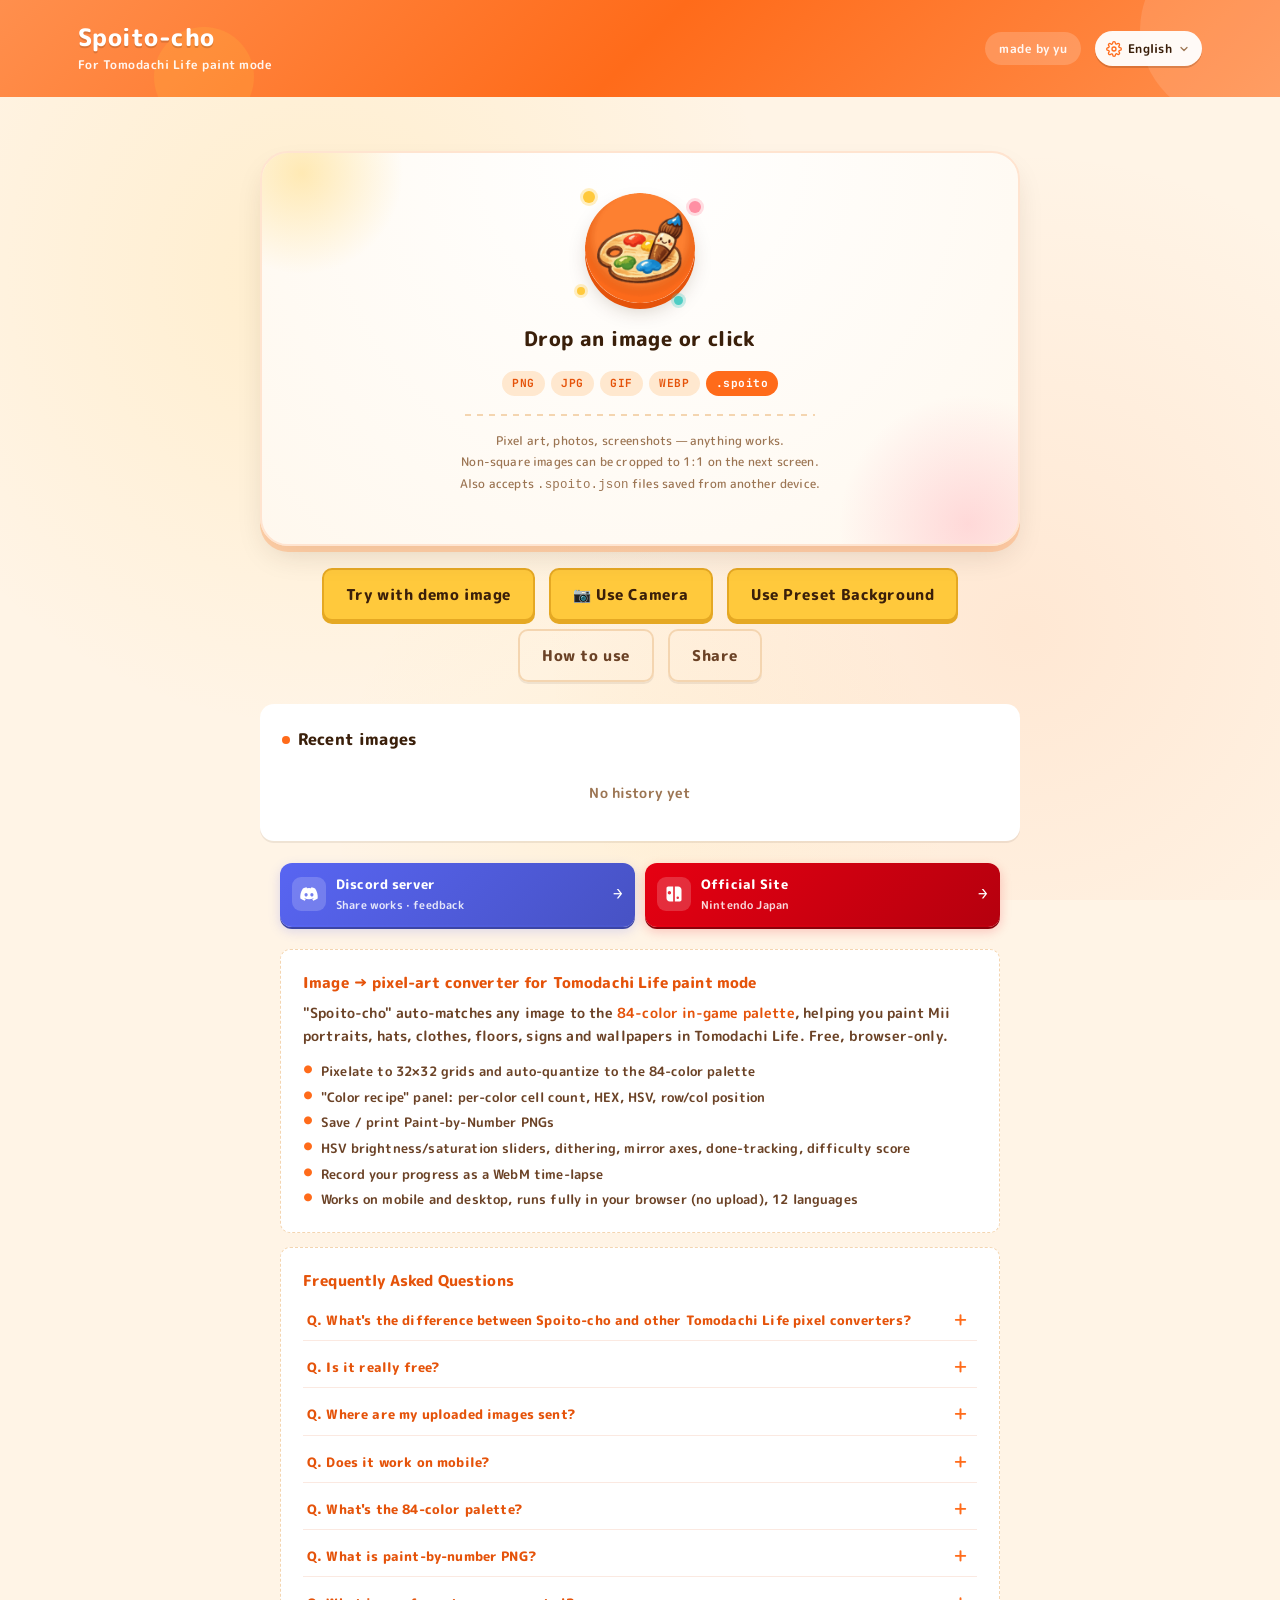
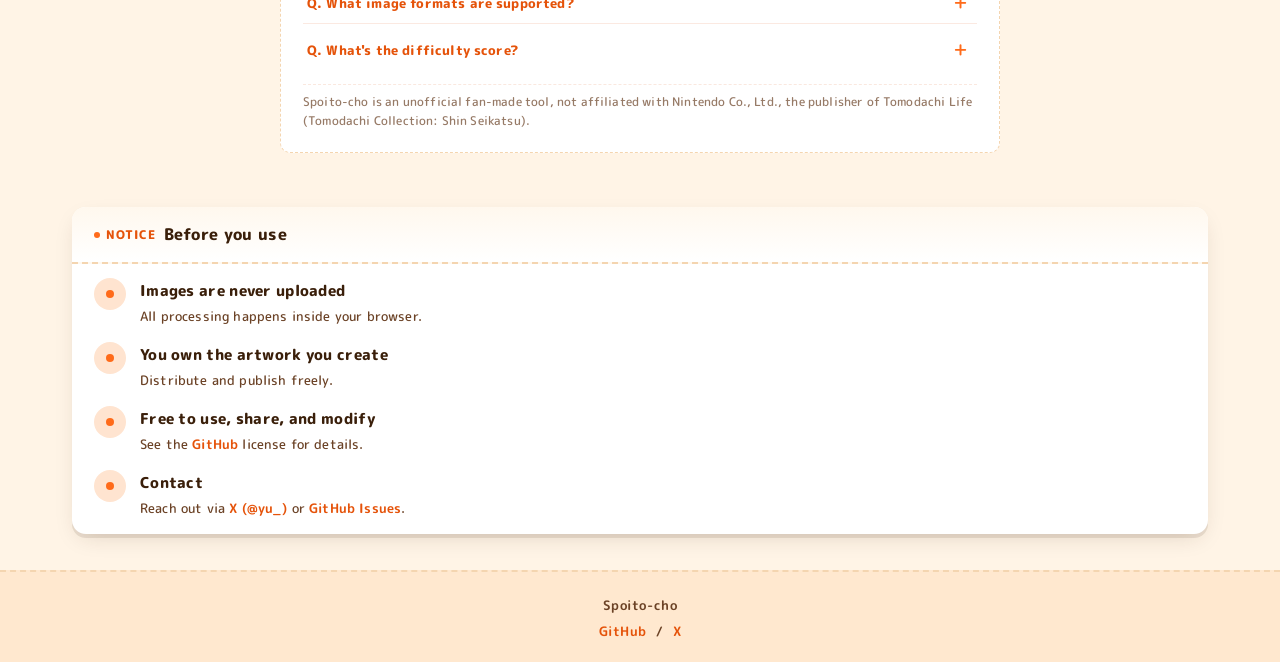
<file: index.html>
<!DOCTYPE html>
<html lang="ja">
<head>
  <meta charset="UTF-8">
  <meta name="viewport" content="width=device-width, initial-scale=1.0, viewport-fit=cover">
  <meta name="theme-color" content="#FF6B1A">
  <meta name="color-scheme" content="light dark">
  <title data-i18n="meta.title">トモコレ ドット絵変換メーカー｜すぽいと帳【無料・84色パレット】</title>
  <meta name="description" content="トモコレ(トモダチコレクション わくわく生活)の84色パレット対応 ドット絵変換メーカー。画像をワンクリックで Mii 似顔絵・帽子・服・床絵・看板・壁紙用のドット絵に。HSV手順自動算出・番号塗り絵PNG・タイムラプス録画・塗りやすさスコア・対称線・12言語。スマホ対応、ブラウザ完結、画像はサーバーに送られません。完全無料。Tomodachi Life paint palette converter.">
  <meta name="keywords" content="トモコレ,トモダチコレクション,トモコレ ドット絵,トモコレ 画像変換,トモコレ 似顔絵,トモコレ パレット,Tomodachi Life,トモダチライフ,わくわく生活,Mii,似顔絵,ペイント,paint,ペイントツール,パレット,palette,84色,84 colors,ドット絵,pixel art,ピクセルアート,画像変換メーカー,ドット絵変換,ドット絵メーカー,カラーピッカー,color picker,スポイト,spoito,すぽいと,HSV,RGB,HEX,番号塗り絵,paint by number,PBN,色変換,color converter,画像変換,image converter,quantize,quantization,3DS,Nintendo,ペイント機能,カラーパレット,似顔絵 作り方,看板 作り方,壁紙 作り方,服 デザイン,帽子 デザイン,ドット絵 ジェネレーター,pixel art generator,无料,オンラインツール,無料">
  <meta name="author" content="yu08083">
  <meta name="robots" content="index, follow">
  <meta name="googlebot" content="index, follow">

  <link rel="canonical" href="https://yu08083.github.io/Tomodachi-Life-Palette-Tool/">

  <link rel="alternate" hreflang="ja"    href="https://yu08083.github.io/Tomodachi-Life-Palette-Tool/?lang=ja">
  <link rel="alternate" hreflang="en"    href="https://yu08083.github.io/Tomodachi-Life-Palette-Tool/?lang=en">
  <link rel="alternate" hreflang="ko"    href="https://yu08083.github.io/Tomodachi-Life-Palette-Tool/?lang=ko">
  <link rel="alternate" hreflang="fr"    href="https://yu08083.github.io/Tomodachi-Life-Palette-Tool/?lang=fr">
  <link rel="alternate" hreflang="es"    href="https://yu08083.github.io/Tomodachi-Life-Palette-Tool/?lang=es">
  <link rel="alternate" hreflang="zh-TW" href="https://yu08083.github.io/Tomodachi-Life-Palette-Tool/?lang=zh-TW">
  <link rel="alternate" hreflang="zh-CN" href="https://yu08083.github.io/Tomodachi-Life-Palette-Tool/?lang=zh-CN">
  <link rel="alternate" hreflang="de"    href="https://yu08083.github.io/Tomodachi-Life-Palette-Tool/?lang=de">
  <link rel="alternate" hreflang="it"    href="https://yu08083.github.io/Tomodachi-Life-Palette-Tool/?lang=it">
  <link rel="alternate" hreflang="nl"    href="https://yu08083.github.io/Tomodachi-Life-Palette-Tool/?lang=nl">
  <link rel="alternate" hreflang="pt-BR" href="https://yu08083.github.io/Tomodachi-Life-Palette-Tool/?lang=pt-BR">
  <link rel="alternate" hreflang="ru"    href="https://yu08083.github.io/Tomodachi-Life-Palette-Tool/?lang=ru">
  <link rel="alternate" hreflang="x-default" href="https://yu08083.github.io/Tomodachi-Life-Palette-Tool/">

  <meta property="og:type" content="website">
  <meta property="og:site_name" content="すぽいと帳">
  <meta property="og:title" content="トモコレ ドット絵変換メーカー｜すぽいと帳【無料・84色パレット】">
  <meta property="og:description" content="トモコレのペイント機能用、無料の画像→84色パレット変換ツール。Mii 似顔絵・帽子・服・床絵・看板に。HSV 手順、番号塗り絵 PNG、対称線、塗りやすさスコア、タイムラプス録画、12言語対応、ブラウザ完結。">
  <meta property="og:url" content="https://yu08083.github.io/Tomodachi-Life-Palette-Tool/">
  <meta property="og:image" content="https://yu08083.github.io/Tomodachi-Life-Palette-Tool/assets/ogp.png?v=3">
  <meta property="og:image:width" content="1200">
  <meta property="og:image:height" content="630">
  <meta property="og:image:alt" content="すぽいと帳 - Spoito-cho - Palette tool for Tomodachi Life">
  <meta property="og:locale" content="ja_JP">
  <meta property="og:locale:alternate" content="en_US">
  <meta property="og:locale:alternate" content="ko_KR">
  <meta property="og:locale:alternate" content="fr_FR">
  <meta property="og:locale:alternate" content="es_ES">
  <meta property="og:locale:alternate" content="zh_TW">
  <meta property="og:locale:alternate" content="zh_CN">
  <meta property="og:locale:alternate" content="de_DE">
  <meta property="og:locale:alternate" content="it_IT">
  <meta property="og:locale:alternate" content="nl_NL">
  <meta property="og:locale:alternate" content="pt_BR">
  <meta property="og:locale:alternate" content="ru_RU">

  <meta name="twitter:card" content="summary_large_image">
  <meta name="twitter:site" content="@yu_">
  <meta name="twitter:creator" content="@yu_">
  <meta name="twitter:title" content="トモコレ ドット絵変換メーカー｜すぽいと帳【無料・84色パレット】">
  <meta name="twitter:description" content="トモコレ ペイント機能用の画像→ドット絵 変換ツール。Mii 似顔絵・帽子・服・床絵・看板に。84色パレット、番号塗り絵、対称線、難易度スコア、タイムラプス録画。12言語、ブラウザ完結。">
  <meta name="twitter:image" content="https://yu08083.github.io/Tomodachi-Life-Palette-Tool/assets/ogp.png?v=3">
  <meta name="twitter:image:alt" content="すぽいと帳 - Spoito-cho - Palette tool for Tomodachi Life">

  <script type="application/ld+json">
  {
    "@context": "https://schema.org",
    "@type": "WebApplication",
    "name": "すぽいと帳",
    "alternateName": ["Spoito-cho", "Tomodachi Life Palette Tool", "トモダチコレクション ペイント変換", "Tomodachi Life Paint Converter"],
    "url": "https://yu08083.github.io/Tomodachi-Life-Palette-Tool/",
    "description": "トモダチコレクション わくわく生活のペイント機能向け、無料の画像→ドット絵パレット変換ツール。Mii 似顔絵・帽子・服・床絵・看板に。84色パレット自動マッチ、HSV手順、番号塗り絵PNG、明度・彩度調整、グリッド・ルーラー・対称線・塗りやすさスコア・タイムラプス録画。スマホ対応、ブラウザ完結、12言語。",
    "applicationCategory": "DesignApplication",
    "applicationSubCategory": "PixelArtTool",
    "operatingSystem": "Any",
    "browserRequirements": "Requires JavaScript",
    "inLanguage": ["ja", "en", "ko", "fr", "es", "zh-TW", "zh-CN", "de", "it", "nl", "pt-BR", "ru"],
    "keywords": "トモダチコレクション,トモコレ,Tomodachi Life,Mii,ペイント,84色,パレット,ドット絵,pixel art,カラーピッカー,paint by number,番号塗り絵,色変換,quantization",
    "featureList": [
      "84-color palette quantization",
      "Paint-by-numbers PNG export",
      "HSV brightness and saturation adjustment",
      "Mirror axis overlay for symmetric painting",
      "Color isolation and done-tracking",
      "Difficulty score 1-100",
      "WebM time-lapse recording",
      "12-language interface",
      "Browser-only - images never uploaded"
    ],
    "offers": {
      "@type": "Offer",
      "price": "0",
      "priceCurrency": "JPY"
    },
    "author": {
      "@type": "Person",
      "name": "yu08083",
      "url": "https://x.com/yu_"
    },
    "license": "https://github.com/Yu08083/Tomodachi-Life-Palette-Tool/blob/main/LICENSE",
    "image": "https://yu08083.github.io/Tomodachi-Life-Palette-Tool/assets/ogp.png?v=3"
  }
  </script>

  <script type="application/ld+json">
  {
    "@context": "https://schema.org",
    "@type": "WebSite",
    "name": "すぽいと帳",
    "alternateName": "Spoito-cho",
    "url": "https://yu08083.github.io/Tomodachi-Life-Palette-Tool/",
    "inLanguage": ["ja", "en", "ko", "fr", "es", "zh-TW", "zh-CN", "de", "it", "nl", "pt-BR", "ru"],
    "publisher": {
      "@type": "Person",
      "name": "yu08083",
      "url": "https://x.com/yu_",
      "sameAs": [
        "https://x.com/yu_",
        "https://github.com/Yu08083"
      ]
    },
    "sameAs": [
      "https://github.com/Yu08083/Tomodachi-Life-Palette-Tool",
      "https://discord.gg/3tqgcAwVF7"
    ]
  }
  </script>

  <script type="application/ld+json">
  {
    "@context": "https://schema.org",
    "@type": "FAQPage",
    "mainEntity": [
      {
        "@type": "Question",
        "name": "すぽいと帳と他のトモコレ画像変換メーカーとの違いは?",
        "acceptedAnswer": {
          "@type": "Answer",
          "text": "すぽいと帳は、トモコレ(トモダチコレクション)用ドット絵変換ツールの中でも、HSV 操作手順の自動算出、番号塗り絵 PNG、タイムラプス録画、塗りやすさスコア (1-100)、対称(ミラー)モード、お気に入り色、塗り終わり管理、アイソレート表示、12言語対応など、塗り作業を最後までサポートする機能が充実しています。完全無料、登録不要、画像はサーバーに送信されません。"
        }
      },
      {
        "@type": "Question",
        "name": "すぽいと帳ってどんなツールですか?",
        "acceptedAnswer": {
          "@type": "Answer",
          "text": "「すぽいと帳」は、トモコレ(トモダチコレクション わくわく生活)のペイント機能向けに、画像をゲーム内 84色パレットへ自動変換する無料 Web ツールです。Mii の似顔絵、帽子、服、床絵、看板、壁紙などの色合わせを助けます。"
        }
      },
      {
        "@type": "Question",
        "name": "アップロードした画像はサーバーに送信されますか?",
        "acceptedAnswer": {
          "@type": "Answer",
          "text": "いいえ。すべての処理はブラウザ内で完結します。画像が外部に送られることは一切なく、プライバシーが保たれます。"
        }
      },
      {
        "@type": "Question",
        "name": "スマートフォンでも使えますか?",
        "acceptedAnswer": {
          "@type": "Answer",
          "text": "はい。iOS Safari、Android Chrome などのモバイルブラウザで動作するレスポンシブ設計です。タッチでクロップ・色取得が行えます。"
        }
      },
      {
        "@type": "Question",
        "name": "対応している言語は?",
        "acceptedAnswer": {
          "@type": "Answer",
          "text": "日本語、英語、韓国語、フランス語、スペイン語、繁体字中国語、簡体字中国語、ドイツ語、イタリア語、オランダ語、ブラジル ポルトガル語、ロシア語の 12 言語に対応しています。"
        }
      },
      {
        "@type": "Question",
        "name": "番号塗り絵 (Paint by Number) PNG とは何ですか?",
        "acceptedAnswer": {
          "@type": "Answer",
          "text": "変換後の画像を、マス目ごとにパレット番号 (1〜84) が書かれた PNG として書き出す機能です。印刷したりゲーム画面の隣に並べたりして、塗る順番や対応色を見ながら作業できます。"
        }
      },
      {
        "@type": "Question",
        "name": "料金はかかりますか?",
        "acceptedAnswer": {
          "@type": "Answer",
          "text": "完全に無料です。アカウント登録も不要で、ブラウザでサイトを開くだけで使えます。"
        }
      },
      {
        "@type": "Question",
        "name": "塗りやすさスコアとは何ですか?",
        "acceptedAnswer": {
          "@type": "Answer",
          "text": "1〜100 のスコアで、その画像を 84色パレットで塗る作業の大変さを推定する目安です。使用色数 × 色の散らばり具合から計算し、入門・初級・中級・上級・達人の 5 段階で色分け表示されます。"
        }
      }
    ]
  }
  </script>

  <script type="application/ld+json">
  {
    "@context": "https://schema.org",
    "@type": "HowTo",
    "name": "トモダチコレクション ペイント機能で写真をドット絵化する手順",
    "description": "画像をトモダチコレクション わくわく生活のペイント機能で再現できる 84色パレットのドット絵に変換する手順。",
    "totalTime": "PT5M",
    "tool": [{ "@type": "HowToTool", "name": "すぽいと帳 (Web ブラウザ)" }],
    "step": [
      {
        "@type": "HowToStep",
        "position": 1,
        "name": "画像を読み込む",
        "text": "ホーム画面に画像をドラッグ&ドロップするか、ボタンから選択して読み込みます。PNG / JPG / GIF / WEBP に対応。"
      },
      {
        "@type": "HowToStep",
        "position": 2,
        "name": "クロップ (切り出し)",
        "text": "1:1 や本 (180×256) などゲーム内サイズに合わせてアスペクト比を選び、ハンドルで範囲を調整します。"
      },
      {
        "@type": "HowToStep",
        "position": 3,
        "name": "ブラシサイズと調整",
        "text": "ブラシサイズ (4〜32px) を選択。必要に応じて明度・彩度スライダーやディザ設定で色のニュアンスを調整します。"
      },
      {
        "@type": "HowToStep",
        "position": 4,
        "name": "ゲームパレット変換タブで確認",
        "text": "ゲームパレット変換タブに切り替えて、84色マッチ後のドット絵プレビューと、各色のセル数・HEX・行列位置を「使用色レシピ」で確認します。"
      },
      {
        "@type": "HowToStep",
        "position": 5,
        "name": "ドット絵 / 番号塗り絵を保存",
        "text": "ドット絵 PNG または番号塗り絵 PNG をダウンロードし、ゲーム画面の隣で見ながら塗ります。タイムラプス録画も可能です。"
      }
    ]
  }
  </script>

  <link rel="icon" href="https://yu08083.github.io/Tomodachi-Life-Palette-Tool/assets/favicon.png">
  <link rel="icon" type="image/png" sizes="32x32" href="https://yu08083.github.io/Tomodachi-Life-Palette-Tool/assets/favicon-32.png">
  <link rel="icon" type="image/png" sizes="180x180" href="https://yu08083.github.io/Tomodachi-Life-Palette-Tool/assets/favicon-180.png">
  <link rel="icon" type="image/png" sizes="512x512" href="https://yu08083.github.io/Tomodachi-Life-Palette-Tool/assets/favicon.png">
  <link rel="apple-touch-icon" href="https://yu08083.github.io/Tomodachi-Life-Palette-Tool/assets/apple-touch-icon-180.png">
  <link rel="shortcut icon" href="https://yu08083.github.io/Tomodachi-Life-Palette-Tool/assets/favicon.png">
  <link rel="manifest" href="./manifest.json">
  <meta name="apple-mobile-web-app-capable" content="yes">
  <meta name="apple-mobile-web-app-status-bar-style" content="default">
  <meta name="apple-mobile-web-app-title" content="すぽいと帳">
  <meta name="mobile-web-app-capable" content="yes">

  <link rel="preconnect" href="https://fonts.googleapis.com">
  <link rel="preconnect" href="https://fonts.gstatic.com" crossorigin>
  <link rel="dns-prefetch" href="https://fonts.googleapis.com">
  <link rel="dns-prefetch" href="https://fonts.gstatic.com">
  <link rel="preload" as="image" href="./assets/favicon.png" fetchpriority="high">
  <link href="https://fonts.googleapis.com/css2?family=M+PLUS+Rounded+1c:wght@500;700;800&family=JetBrains+Mono:wght@500;700;800&display=swap" rel="stylesheet">

  <link rel="stylesheet" href="./css/base/base.css">
  <link rel="stylesheet" href="./css/base/header.css">
  <link rel="stylesheet" href="./css/layout/panels.css">
  <link rel="stylesheet" href="./css/layout/modal.css">
  <link rel="stylesheet" href="./css/features/upload.css">
  <link rel="stylesheet" href="./css/features/crop.css">
  <link rel="stylesheet" href="./css/features/bg-preset.css">
  <link rel="stylesheet" href="./css/features/camera.css">
  <link rel="stylesheet" href="./css/features/image-enhance.css">
  <link rel="stylesheet" href="./css/features/share-card.css">
  <link rel="stylesheet" href="./css/features/pixel-editor.css">
  <link rel="stylesheet" href="./css/features/canvas.css">
  <link rel="stylesheet" href="./css/features/view-mode.css">
  <link rel="stylesheet" href="./css/features/color-info.css">
  <link rel="stylesheet" href="./css/features/palette.css">
  <link rel="stylesheet" href="./css/features/fullcolor.css">
  <link rel="stylesheet" href="./css/features/recipe.css">
  <link rel="stylesheet" href="./css/features/favorites.css">
  <link rel="stylesheet" href="./css/features/history.css">
  <link rel="stylesheet" href="./css/features/share.css">
  <link rel="stylesheet" href="./css/features/notice.css">
  <link rel="stylesheet" href="./css/layout/mobile.css">
</head>
<body>
  <noscript>
    <div style="max-width:680px;margin:24px auto;padding:24px;background:#FFFCF6;border:2px dashed #FF6B1A;border-radius:12px;font-family:sans-serif;line-height:1.7;color:#3A1F0A">
      <h1 style="margin-top:0;color:#D64004">すぽいと帳 — トモダチコレクション パレット変換ツール</h1>
      <p>このツールは <strong>JavaScript が有効なブラウザ</strong> でご利用ください。</p>
      <p>「すぽいと帳」は、画像をトモダチコレクション わくわく生活の <strong>84色ゲーム内パレット</strong> に自動マッチングする無料 Web ツールです。Mii の似顔絵・帽子・服・床絵・看板・壁紙などをトモコレで描くときの色合わせに便利です。</p>
      <ul>
        <li>画像を 84色パレットへ自動変換</li>
        <li>色ごとの使用量・HEX・行列位置を表示する使用色レシピ</li>
        <li>番号塗り絵 (Paint by Number) PNG 出力</li>
        <li>明度・彩度・ディザ・対称線・塗りやすさスコア</li>
        <li>WebM タイムラプス録画</li>
        <li>スマホ対応、画像はサーバーに送信されません、12言語</li>
      </ul>
      <p>詳細・ソースコード: <a href="https://github.com/Yu08083/Tomodachi-Life-Palette-Tool">GitHub</a></p>
    </div>
  </noscript>

  <header>
    <div class="header-inner">
      <div class="header-title">
        <h1 data-i18n="header.title">すぽいと帳</h1>
        <span class="subtitle" data-i18n="header.subtitle">トモダチコレクション わくわく生活用</span>
      </div>
      <div class="header-tools">
        <span class="header-meta" data-i18n="header.madeBy">made by yu</span>
        <div class="lang-switch" data-i18n-attr-aria-label="lang.label" aria-label="Language">
          <button type="button" class="lang-toggle" aria-haspopup="true" aria-expanded="false" data-i18n-attr-aria-label="lang.label">
            <svg class="lang-icon" width="16" height="16" viewBox="0 0 24 24" fill="none" stroke="currentColor" stroke-width="2" stroke-linecap="round" stroke-linejoin="round" aria-hidden="true">
              <circle cx="12" cy="12" r="3"></circle>
              <path d="M19.4 15a1.65 1.65 0 0 0 .33 1.82l.06.06a2 2 0 0 1 0 2.83 2 2 0 0 1-2.83 0l-.06-.06a1.65 1.65 0 0 0-1.82-.33 1.65 1.65 0 0 0-1 1.51V21a2 2 0 0 1-2 2 2 2 0 0 1-2-2v-.09A1.65 1.65 0 0 0 9 19.4a1.65 1.65 0 0 0-1.82.33l-.06.06a2 2 0 0 1-2.83 0 2 2 0 0 1 0-2.83l.06-.06a1.65 1.65 0 0 0 .33-1.82 1.65 1.65 0 0 0-1.51-1H3a2 2 0 0 1-2-2 2 2 0 0 1 2-2h.09A1.65 1.65 0 0 0 4.6 9a1.65 1.65 0 0 0-.33-1.82l-.06-.06a2 2 0 0 1 0-2.83 2 2 0 0 1 2.83 0l.06.06a1.65 1.65 0 0 0 1.82.33H9a1.65 1.65 0 0 0 1-1.51V3a2 2 0 0 1 2-2 2 2 0 0 1 2 2v.09a1.65 1.65 0 0 0 1 1.51 1.65 1.65 0 0 0 1.82-.33l.06-.06a2 2 0 0 1 2.83 0 2 2 0 0 1 0 2.83l-.06.06a1.65 1.65 0 0 0-.33 1.82V9a1.65 1.65 0 0 0 1.51 1H21a2 2 0 0 1 2 2 2 2 0 0 1-2 2h-.09a1.65 1.65 0 0 0-1.51 1z"></path>
            </svg>
            <span class="lang-current" lang="ja">日本語</span>
            <svg class="lang-caret" width="12" height="12" viewBox="0 0 24 24" fill="none" stroke="currentColor" stroke-width="2.5" stroke-linecap="round" stroke-linejoin="round" aria-hidden="true">
              <polyline points="6 9 12 15 18 9"></polyline>
            </svg>
          </button>
          <div class="lang-menu" role="menu"></div>
        </div>
      </div>
    </div>
  </header>

  <main>
    <section id="upload-section">
      <div id="drop-zone">
        <div class="drop-icon">
          <img class="drop-icon-img" src="./assets/favicon.png" alt="すぽいと帳 アイコン - トモダチコレクション パレット変換ツール" width="80" height="80" decoding="async">
          <span class="drop-sparkle s1"></span>
          <span class="drop-sparkle s2"></span>
          <span class="drop-sparkle s3"></span>
          <span class="drop-sparkle s4"></span>
        </div>
        <p class="drop-title" data-i18n="upload.drop">画像をドロップ または クリック</p>
        <div class="drop-format-tags">
          <span class="format-tag">PNG</span>
          <span class="format-tag">JPG</span>
          <span class="format-tag">GIF</span>
          <span class="format-tag">WEBP</span>
          <span class="format-tag format-tag-special">.spoito</span>
        </div>
        <div class="drop-divider"></div>
        <p class="drop-note" data-i18n-html="upload.noteHtml">
          ドット絵・写真・スクリーンショットなど何でも読み込めます。<br>
          正方形でない画像は次の画面で1:1に切り出せます。<br>
          別端末で保存した <code>.spoito.json</code> も読み込めます。
        </p>
        <input type="file" id="file-input" accept="image/*,.json,application/json" hidden>
      </div>
      <div class="top-buttons top-buttons-primary">
        <button class="btn accent" id="demo-btn" data-i18n="upload.demo">デモ画像で試す</button>
        <button class="btn accent" id="camera-btn" data-i18n="camera.openMode">📷 カメラで撮影</button>
        <button class="btn accent" id="bg-preset-mode-btn" data-i18n="bg.openMode">プリセット背景を使う</button>
      </div>
      <div class="top-buttons top-buttons-secondary">
        <button class="btn ghost" onclick="openModal('modal-history')" data-i18n="history.title" id="history-open-btn">最近使った画像</button>
        <button class="btn ghost" onclick="openModal('modal-guide')" data-i18n="upload.guide">使い方を見る</button>
        <button class="btn ghost" id="share-btn-top" onclick="openModal('modal-share')" data-i18n="share.button">共有</button>
      </div>

      <div id="history-section" class="history-section history-empty-state">
        <div class="history-header">
          <h2 class="history-title" data-i18n="history.title">最近使った画像</h2>
          <button type="button" id="history-clear-btn" class="history-clear-btn hidden" data-i18n="history.clear">履歴をすべて削除</button>
        </div>
        <p id="history-empty" class="history-empty" data-i18n="history.empty">履歴はまだありません</p>
        <div id="history-list" class="history-list"></div>
      </div>

      <div class="external-links-row">
        <a class="ext-link discord-banner" href="https://discord.gg/3tqgcAwVF7" target="_blank" rel="noopener">
          <span class="ext-link-icon" aria-hidden="true">
            <svg viewBox="0 0 24 24" width="20" height="20" fill="currentColor"><path d="M19.27 5.33C17.94 4.71 16.5 4.26 15 4a.09.09 0 0 0-.07.03c-.18.33-.39.76-.53 1.09a16.09 16.09 0 0 0-4.8 0c-.14-.34-.35-.76-.54-1.09c-.01-.02-.04-.03-.07-.03c-1.5.26-2.93.71-4.27 1.33c-.01 0-.02.01-.03.02c-2.72 4.07-3.47 8.03-3.1 11.95c0 .02.01.04.03.05c1.8 1.32 3.53 2.12 5.24 2.65c.03.01.06 0 .07-.02c.4-.55.76-1.13 1.07-1.74c.02-.04 0-.08-.04-.09c-.57-.22-1.11-.48-1.64-.78c-.04-.02-.04-.08-.01-.11c.11-.08.22-.17.33-.25c.02-.02.05-.02.07-.01c3.44 1.57 7.15 1.57 10.55 0c.02-.01.05-.01.07.01c.11.09.22.17.33.26c.04.03.04.09-.01.11c-.52.31-1.07.56-1.64.78c-.04.01-.05.06-.04.09c.32.61.68 1.19 1.07 1.74c.03.01.06.02.09.01c1.72-.53 3.45-1.33 5.25-2.65c.02-.01.03-.03.03-.05c.44-4.53-.73-8.46-3.1-11.95c-.01-.01-.02-.02-.04-.02zM8.52 14.91c-1.03 0-1.89-.95-1.89-2.12s.84-2.12 1.89-2.12c1.06 0 1.9.96 1.89 2.12c0 1.17-.84 2.12-1.89 2.12zm6.97 0c-1.03 0-1.89-.95-1.89-2.12s.84-2.12 1.89-2.12c1.06 0 1.9.96 1.89 2.12c0 1.17-.83 2.12-1.89 2.12z"/></svg>
          </span>
          <span class="ext-link-text">
            <span class="ext-link-title" data-i18n="upload.discordTitle">Discord サーバー</span>
            <span class="ext-link-sub" data-i18n="upload.discordSub">作品共有・要望相談</span>
          </span>
          <span class="ext-link-arrow" aria-hidden="true">→</span>
        </a>

        <a class="ext-link nintendo-banner" href="https://www.nintendo.com/jp/switch/blfga/index.html" target="_blank" rel="noopener">
          <span class="ext-link-icon" aria-hidden="true">
            <svg viewBox="0 0 24 24" width="20" height="20" fill="currentColor"><path d="M5 3h6v18H7c-2.21 0-4-1.79-4-4V5c0-1.1.9-2 2-2zm1.5 5.5c-1.1 0-2 .9-2 2s.9 2 2 2s2-.9 2-2s-.9-2-2-2zM21 5v14c0 1.1-.9 2-2 2h-6V3h4c2.21 0 4 1.79 4 4zm-3 11.5a1.5 1.5 0 1 0-3 0a1.5 1.5 0 0 0 3 0z"/></svg>
          </span>
          <span class="ext-link-text">
            <span class="ext-link-title" data-i18n="upload.officialTitle">トモコレ 公式サイト</span>
            <span class="ext-link-sub" data-i18n="upload.officialSub">任天堂公式ページ</span>
          </span>
          <span class="ext-link-arrow" aria-hidden="true">→</span>
        </a>
      </div>

      <section class="seo-intro">
        <h2 class="seo-intro-h" data-i18n="seo.heading">トモコレ(トモダチコレクション わくわく生活)ペイント機能向け ドット絵変換メーカー</h2>
        <p class="seo-intro-lead" data-i18n-html="seo.lead">「すぽいと帳」は、お気に入りの画像を <strong>トモコレの 84色ゲーム内パレット</strong> に自動マッチさせて、Mii の似顔絵・帽子・服・床絵・看板・壁紙などを描くときの色合わせを助ける、トモコレ画像変換メーカーです。完全無料、登録不要、画像はサーバーに送信されません。</p>
        <ul class="seo-feature-list">
          <li data-i18n-html="seo.f1">画像を <strong>1:1 / 本 (180×256) / TV (256×131) / ゲーム (256×144) / 壁紙 (172×256)</strong> など、トモコレ内の用途別アスペクト比で自動クロップ・ドット絵化</li>
          <li data-i18n="seo.f2">色ごとの使用量、HEX、HSV、行・列位置(1-84番)を一覧できる「使用色レシピ」</li>
          <li data-i18n-html="seo.f3"><strong>番号塗り絵 (Paint by Number) PNG</strong> として保存・印刷可能。トモコレ画面の横に置いて塗れる</li>
          <li data-i18n="seo.f4">明度・彩度のスライダー、ディザ、対称(ミラー)モード、塗り終わり管理、塗りやすさスコア (1-100)、アイソレート表示</li>
          <li data-i18n-html="seo.f5">作業の進捗を <strong>WebM タイムラプス録画</strong>、SNS シェア用 URL/QR コード生成</li>
          <li data-i18n="seo.f6">スマホ・PC 両対応、ブラウザ完結 (画像はサーバーに送られません)、12言語対応 (日本語/English/한국어/中文 他)</li>
        </ul>
      </section>

      <section class="seo-faq" aria-labelledby="seo-faq-h">
        <h2 id="seo-faq-h" class="seo-intro-h" data-i18n="seoFaq.heading">よくある質問</h2>
        <div class="seo-faq-list">
          <details class="seo-faq-item">
            <summary data-i18n="seoFaq.q1">Q. すぽいと帳とトモコレ画像変換メーカーの違いは?</summary>
            <p data-i18n="seoFaq.a1">A. どちらもトモコレ(トモダチコレクション)用のドット絵変換ツールですが、すぽいと帳は HSV 操作手順の自動算出、番号塗り絵 PNG、タイムラプス録画、塗りやすさスコア、対称線、お気に入り色など、塗り作業を最後までサポートする機能が充実しています。</p>
          </details>

          <details class="seo-faq-item">
            <summary data-i18n="seoFaq.q2">Q. 完全無料で使えますか?</summary>
            <p data-i18n="seoFaq.a2">A. はい、すぽいと帳は完全無料です。アカウント登録もアプリのインストールも不要、ブラウザで開くだけで使えます。</p>
          </details>

          <details class="seo-faq-item">
            <summary data-i18n="seoFaq.q3">Q. アップロードした画像はどこに送られますか?</summary>
            <p data-i18n="seoFaq.a3">A. どこにも送られません。すべての処理はあなたのブラウザの中で完結します。プライバシーが完全に保たれます。</p>
          </details>

          <details class="seo-faq-item">
            <summary data-i18n="seoFaq.q4">Q. スマホでも使えますか?</summary>
            <p data-i18n="seoFaq.a4">A. はい、iPhone Safari、Android Chrome などのモバイルブラウザに対応しています。タッチ操作でクロップ・色取得が可能です。</p>
          </details>

          <details class="seo-faq-item">
            <summary data-i18n="seoFaq.q5">Q. 84色パレットとは何ですか?</summary>
            <p data-i18n="seoFaq.a5">A. トモコレ(トモダチコレクション わくわく生活)のペイント機能で使える固定色のセットで、7行×12列(84色)のグリッドに整理されています。HSV パラメータでゲーム内から選択する仕組みで、すぽいと帳はこの 84色に自動マッチして、HSV の操作手順まで算出します。</p>
          </details>

          <details class="seo-faq-item">
            <summary data-i18n="seoFaq.q6">Q. 番号塗り絵 PNG とは?</summary>
            <p data-i18n="seoFaq.a6">A. 変換後のドット絵を、各マスにパレット番号(1〜84)を書き込んだ PNG として書き出す機能です。印刷したり、トモコレを起動しているデバイスの隣に並べて、塗る順番や色番号を見ながら手作業で進めることができます。</p>
          </details>

          <details class="seo-faq-item">
            <summary data-i18n="seoFaq.q7">Q. 対応している画像形式は?</summary>
            <p data-i18n="seoFaq.a7">A. PNG、JPG (JPEG)、GIF、WEBP の主要形式に対応しています。スクリーンショットや写真、イラストなどそのままドラッグ&ドロップで読み込めます。</p>
          </details>

          <details class="seo-faq-item">
            <summary data-i18n="seoFaq.q8">Q. 塗りやすさスコアとは?</summary>
            <p data-i18n="seoFaq.a8">A. 変換後のドット絵を 84色パレットで塗る作業の難易度を 1〜100 のスコアで表示する機能です。使用色数と色の散らばり具合から計算し、入門/初級/中級/上級/達人 の 5段階で色分けされたバッジを表示します。</p>
          </details>
        </div>
        <p class="seo-faq-note" data-i18n="seoFaq.note">※本ツール「すぽいと帳」は、株式会社任天堂が販売する「トモダチコレクション わくわく生活」の非公式ファンメイドツールです。ブランドとの公式な関係はありません。</p>
      </section>
    </section>

    <section id="crop-section" class="hidden">
      <div class="crop-panel">
        <div class="crop-header">
          <span class="label" data-i18n="crop.label">CROP</span>
          <h2 data-i18n="crop.title">画像を切り出す</h2>
          <p data-i18n-html="crop.descHtml">角の□ハンドルでサイズ変更、内側ドラッグで位置調整。<br>
             下のアスペクト比から、ゲーム内で使う用途に合わせて選んでください。</p>
        </div>
        <div class="crop-info-bar" id="crop-info">---</div>
        <div class="crop-aspect-bar">
          <span class="crop-aspect-label" data-i18n="crop.aspectLabel">アスペクト</span>
          <div class="crop-aspect-buttons">
            <button class="crop-aspect-btn active" data-aspect="1:1"  data-i18n="crop.aspect11">1:1 (256×256)</button>
            <button class="crop-aspect-btn"        data-aspect="book" data-i18n="crop.aspectBook">本 180×256</button>
            <button class="crop-aspect-btn"        data-aspect="tv"   data-i18n="crop.aspectTV">TV 256×131</button>
            <button class="crop-aspect-btn"        data-aspect="game" data-i18n="crop.aspectGame">ゲーム 256×144</button>
            <button class="crop-aspect-btn"        data-aspect="wall" data-i18n="crop.aspectWall">壁紙 172×256</button>
            <button class="crop-aspect-btn"        data-aspect="custom" data-i18n="crop.aspectCustom">カスタム</button>
          </div>
          <div class="crop-aspect-custom hidden" id="crop-aspect-custom">
            <label class="cac-label" data-i18n="crop.customW">幅</label>
            <input type="number" id="custom-aspect-w" min="1" max="2048" value="256" class="cac-input">
            <span class="cac-sep">×</span>
            <label class="cac-label" data-i18n="crop.customH">高</label>
            <input type="number" id="custom-aspect-h" min="1" max="2048" value="256" class="cac-input">
            <button type="button" id="custom-aspect-apply" class="cac-apply" data-i18n="crop.customApply">適用</button>
          </div>
        </div>
        <div class="crop-transform-bar">
          <button class="btn small ghost" id="crop-flip-h-btn" data-i18n="crop.flipH">左右反転</button>
          <button class="btn small ghost" id="crop-flip-v-btn" data-i18n="crop.flipV">上下反転</button>
          <button class="btn small ghost" id="crop-rotate-btn" data-i18n="crop.rotate">90°回転</button>
        </div>
        <div id="crop-canvas-wrap">
          <canvas id="crop-canvas"></canvas>
        </div>

        <div class="enh-wrap">
          <button type="button" class="btn ghost enh-toggle-btn" id="enh-toggle">
            <span class="enh-toggle-icon">▾</span>
            <span data-i18n="enhance.toggle">画像補正</span>
          </button>
          <div id="enh-panel" class="hidden">
            <div class="enh-row">
              <label data-i18n="enhance.brightness">明度</label>
              <input type="range" id="enh-brightness" min="-100" max="100" value="0" step="1">
              <output id="enh-brightness-val">0</output>
            </div>
            <div class="enh-row">
              <label data-i18n="enhance.contrast">コントラスト</label>
              <input type="range" id="enh-contrast" min="-100" max="100" value="0" step="1">
              <output id="enh-contrast-val">0</output>
            </div>
            <div class="enh-row">
              <label data-i18n="enhance.saturation">彩度</label>
              <input type="range" id="enh-saturation" min="-100" max="100" value="0" step="1">
              <output id="enh-saturation-val">0</output>
            </div>
            <div class="enh-row">
              <label data-i18n="enhance.sharpness">シャープ</label>
              <input type="range" id="enh-sharpness" min="0" max="100" value="0" step="1">
              <output id="enh-sharpness-val">0</output>
            </div>
            <div class="enh-actions">
              <button type="button" class="btn small ghost" id="enh-reset" data-i18n="enhance.reset">補正リセット</button>
            </div>
          </div>
        </div>

        <div class="crop-buttons">
          <button class="btn primary" id="crop-apply-btn"  data-i18n="crop.confirm">この範囲で確定</button>
          <button class="btn"         id="crop-cancel-btn" data-i18n="crop.skip">切り出さずに使う</button>
          <button class="btn ghost tertiary" id="crop-reset-btn" data-i18n="crop.reset">中央リセット</button>
        </div>
      </div>
    </section>

    <section id="bg-preset-section" class="hidden">
      <div class="bg-preset-panel">
        <div class="bg-preset-header">
          <span class="label" data-i18n="bg.label">PRESET</span>
          <h2 data-i18n="bg.title">プリセット背景に画像を貼り付ける</h2>
          <p data-i18n-html="bg.descHtml">プリセット背景を選んで、青い領域ごとに画像をアップロード。<br>
             プレビューの番号付き領域をクリックでも個別アップロードできます。</p>
        </div>

        <div class="bg-preset-pickers">
          <div class="bg-picker-row">
            <label data-i18n="bg.categoryLabel">カテゴリ</label>
            <select id="bg-category-select"></select>
          </div>
          <div class="bg-picker-row">
            <label data-i18n="bg.presetLabel">プリセット</label>
            <select id="bg-preset-select"></select>
          </div>
        </div>

        <div id="bg-preset-preview-wrap">
          <canvas id="bg-preset-preview"></canvas>
        </div>

        <div id="bg-place-toolbar" class="hidden">
          <div class="bg-place-info">
            <span class="bg-place-badge-show" id="bg-place-badge">1</span>
            <span class="bg-place-text">
              <span class="bg-place-title" data-i18n="bg.placeTitle">領域に画像を配置</span>
              <span class="bg-place-hint" data-i18n="bg.placeHint">ドラッグで移動 / ホイール・ピンチで拡縮</span>
            </span>
            <span class="bg-place-filename" id="bg-place-filename"></span>
          </div>
          <div class="bg-place-controls">
            <button class="btn small ghost" id="bg-place-zoom-out" aria-label="zoom out">−</button>
            <button class="btn small ghost" id="bg-place-zoom-in"  aria-label="zoom in">+</button>
            <button class="btn small ghost" id="bg-place-reset"    data-i18n="bg.placeReset">中央</button>
            <button class="btn small ghost" id="bg-place-enh-toggle" data-i18n="bg.placeEnhance">補正 ▾</button>
            <button class="btn small"       id="bg-place-cancel"   data-i18n="bg.placeCancel">キャンセル</button>
            <button class="btn small primary" id="bg-place-confirm" data-i18n="bg.placeConfirm">配置確定</button>
          </div>
          <div class="bg-place-enh-panel hidden" id="bg-place-enh-panel">
            <div class="enh-row">
              <label data-i18n="enhance.brightness">明度</label>
              <input type="range" id="bg-place-enh-bri" min="-100" max="100" value="0" step="1">
              <output id="bg-place-enh-bri-val">0</output>
            </div>
            <div class="enh-row">
              <label data-i18n="enhance.contrast">コントラスト</label>
              <input type="range" id="bg-place-enh-con" min="-100" max="100" value="0" step="1">
              <output id="bg-place-enh-con-val">0</output>
            </div>
            <div class="enh-row">
              <label data-i18n="enhance.saturation">彩度</label>
              <input type="range" id="bg-place-enh-sat" min="-100" max="100" value="0" step="1">
              <output id="bg-place-enh-sat-val">0</output>
            </div>
            <div class="enh-actions">
              <button type="button" class="btn small ghost" id="bg-place-enh-reset" data-i18n="enhance.reset">補正リセット</button>
            </div>
          </div>
        </div>

        <div id="bg-preset-slots"></div>

        <div class="bg-preset-controls">
          <label data-i18n="bg.gridLabel">解像度</label>
          <select id="bg-preset-grid">
            <option value="16">16</option>
            <option value="24">24</option>
            <option value="32">32</option>
            <option value="48">48</option>
            <option value="64" selected>64</option>
            <option value="96">96</option>
            <option value="128">128</option>
            <option value="192">192</option>
            <option value="256">256</option>
          </select>
          <label class="bg-dither-toggle">
            <input type="checkbox" id="bg-preset-dither">
            <span data-i18n="bg.dither">ディザ</span>
          </label>
          <button class="btn primary" id="bg-preset-generate" data-i18n="bg.generate">レシピを見る</button>
        </div>

        <div class="bg-preset-bottom">
          <button class="btn ghost" id="bg-preset-back" data-i18n="bg.back">アップロード画面に戻る</button>
        </div>
      </div>
    </section>

    <section id="main-content" class="hidden">
      <div class="content-grid">

        <div class="panel" id="image-panel">
          <div class="panel-header">
            <div class="panel-header-left">
              <span class="panel-title" data-i18n="viewer.labelJa">画像ビューア</span>
              <span class="panel-subtitle" data-i18n="viewer.labelEn">image viewer</span>
            </div>
            <div class="header-controls">
              <div class="mode-toggle">
                <button id="mode-select-btn" class="mode-btn active" onclick="setInteractionMode('select')" data-i18n="viewer.select">選択</button>
                <button id="mode-move-btn"   class="mode-btn"        onclick="setInteractionMode('move')"   data-i18n="viewer.move">移動</button>
              </div>
              <button id="back-to-upload-btn" class="tool-btn" type="button" data-i18n="viewer.backToStart">最初に戻る</button>
              <button id="ruler-btn" class="tool-btn" onclick="toggleRuler()" data-i18n="viewer.ruler">ルーラー</button>
              <div class="grid-control">
                <button id="grid-btn"  class="tool-btn" onclick="toggleGrid()"  data-i18n="viewer.grid">グリッド</button>
                <div class="grid-sub-toggle hidden" id="grid-sub-toggle">
                  <button class="grid-sub-btn active" data-sub="8">8</button>
                  <button class="grid-sub-btn"        data-sub="16">16</button>
                  <button class="grid-sub-btn grid-offset-toggle" id="grid-offset-btn" data-i18n-attr-title="viewer.gridOffset" title="グリッド位置">⇄</button>
                </div>
                <div class="grid-offset-popover hidden" id="grid-offset-popover">
                  <div class="gop-title">
                    <span data-i18n="viewer.gridOffsetTitle">グリッド位置の調整</span>
                    <button type="button" class="gop-close" id="gop-close" aria-label="閉じる">×</button>
                  </div>
                  <div class="gop-pad">
                    <div></div>
                    <button class="gop-btn" data-axis="y" data-delta="-0.5" aria-label="up half">↑½</button>
                    <button class="gop-btn" data-axis="y" data-delta="-1" aria-label="up 1">↑1</button>
                    <div></div>
                    <button class="gop-btn" data-axis="x" data-delta="-1" aria-label="left 1">1←</button>
                    <button class="gop-btn" data-axis="x" data-delta="-0.5" aria-label="left half">½←</button>
                    <button class="gop-btn gop-reset" id="gop-reset" data-i18n-attr-title="viewer.gridReset" title="リセット" aria-label="リセット">⟲</button>
                    <button class="gop-btn" data-axis="x" data-delta="0.5" aria-label="right half">→½</button>
                    <button class="gop-btn" data-axis="x" data-delta="1" aria-label="right 1">→1</button>
                    <div></div>
                    <button class="gop-btn" data-axis="y" data-delta="1" aria-label="down 1">↓1</button>
                    <button class="gop-btn" data-axis="y" data-delta="0.5" aria-label="down half">↓½</button>
                    <div></div>
                  </div>
                  <div class="gop-status">
                    <span data-i18n="viewer.gridOffsetX">X</span>: <span id="gop-x">0</span>
                    <span class="gop-sep">·</span>
                    <span data-i18n="viewer.gridOffsetY">Y</span>: <span id="gop-y">0</span>
                  </div>
                </div>
              </div>
              <div class="mirror-control">
                <button id="mirror-btn" class="tool-btn" onclick="toggleMirror()" data-i18n="viewer.mirror">対称</button>
                <div class="mirror-sub-toggle hidden" id="mirror-sub-toggle">
                  <button class="mirror-sub-btn active" data-mirror="v"    title="左右対称">↔</button>
                  <button class="mirror-sub-btn"        data-mirror="h"    title="上下対称">↕</button>
                  <button class="mirror-sub-btn"        data-mirror="both" title="4方向">✚</button>
                </div>
              </div>
              <button id="isolate-btn-header" class="tool-btn isolate-btn isolate-btn-mobile-only" type="button"
                      onclick="toggleIsolate()"
                      data-i18n="color.isolateOffShort">色だけ</button>
              <button id="done-btn-header" class="tool-btn done-btn done-btn-mobile-only" type="button"
                      onclick="toggleDoneColor()"
                      data-i18n="color.markDoneOffShort">塗終</button>
              <button class="tool-btn" onclick="openModal('modal-guide')" data-i18n="viewer.help">使い方</button>
              <button id="edit-btn" class="tool-btn hidden" data-i18n="editor.toggle">編集</button>
              <button class="tool-btn share-btn-tool" id="share-work-btn" data-i18n="share.shareWork" data-i18n-attr-aria-label="share.shareWork" aria-label="作品を共有">作品を共有</button>
              <div class="zoom-controls">
                <button id="zoom-out" class="zoom-btn" data-i18n-attr-aria-label="aria.zoomOut" aria-label="ズームアウト">−</button>
                <span id="zoom-label">1×</span>
                <button id="zoom-in"  class="zoom-btn" data-i18n-attr-aria-label="aria.zoomIn"  aria-label="ズームイン">＋</button>
                <button id="zoom-fit" class="zoom-btn zoom-fit-btn" title="画面に合わせる" data-i18n-attr-title="aria.zoomFit" aria-label="画面に合わせる">⤢</button>
              </div>
            </div>
          </div>

          <nav class="view-tabs" aria-label="表示モード切替" role="tablist">
            <button id="view-original-btn"  class="view-tab active" role="tab" aria-selected="true"  data-i18n="view.original">原画</button>
            <button id="view-converted-btn" class="view-tab"        role="tab" aria-selected="false" data-i18n="view.converted">ゲームパレット変換</button>
          </nav>

          <div id="convert-controls" class="hidden">
            <div class="cv-row">
              <span class="cv-label" data-i18n="view.brushSize">ブラシサイズ</span>
              <div class="brush-mode-tabs">
                <button class="brush-mode-tab active" data-mode="pp"     data-i18n="view.brushModePP">ゲーム準拠</button>
                <button class="brush-mode-tab"        data-mode="smooth" data-i18n="view.brushModeSmooth">中間サイズ</button>
              </div>
            </div>
            <div class="brush-row" data-mode="pp">
              <button class="brush-pill"        data-size="64"><span class="brush-dot" style="--d:4px"></span><span class="brush-px">4px</span></button>
              <button class="brush-pill active" data-size="32"><span class="brush-dot" style="--d:8px"></span><span class="brush-px">8px</span></button>
              <button class="brush-pill"        data-size="16"><span class="brush-dot" style="--d:14px"></span><span class="brush-px">16px</span></button>
              <button class="brush-pill"        data-size="8"><span class="brush-dot" style="--d:22px"></span><span class="brush-px">32px</span></button>
            </div>
            <div class="brush-row hidden" data-mode="smooth">
              <button class="brush-pill" data-size="256"><span class="brush-dot" style="--d:2px"></span><span class="brush-px">1px</span></button>
              <button class="brush-pill" data-size="128"><span class="brush-dot" style="--d:3px"></span><span class="brush-px">2px</span></button>
              <button class="brush-pill" data-size="85"><span class="brush-dot" style="--d:4px"></span><span class="brush-px">3px</span></button>
              <button class="brush-pill" data-size="48"><span class="brush-dot" style="--d:5px"></span><span class="brush-px">5px</span></button>
              <button class="brush-pill" data-size="37"><span class="brush-dot" style="--d:7px"></span><span class="brush-px">7px</span></button>
              <button class="brush-pill" data-size="20"><span class="brush-dot" style="--d:12px"></span><span class="brush-px">13px</span></button>
              <button class="brush-pill" data-size="13"><span class="brush-dot" style="--d:18px"></span><span class="brush-px">19px</span></button>
              <button class="brush-pill" data-size="9"><span class="brush-dot" style="--d:22px"></span><span class="brush-px">27px</span></button>
              <div class="brush-pill brush-pill-custom" id="brush-custom-pill" title="カスタムサイズ">
                <span class="brush-custom-icon" aria-hidden="true">✏️</span>
                <input type="number" id="brush-custom-input" min="4" max="512" step="1" placeholder="48" data-i18n-attr-placeholder="view.customSizePh">
                <span class="brush-px" data-i18n="view.customSizeUnit">マス</span>
              </div>
            </div>
            <div class="brush-info">
              <span class="brush-info-text" id="brush-status">ブラシ 8px ・ 32×32マス</span>
              <span class="cv-hint" data-i18n="view.brushHint">小さい＝細かい・大きい＝ざっくり</span>
            </div>
            <button type="button" id="cv-collapse-toggle" class="cv-collapse-toggle">
              <span class="cv-collapse-icon">▾</span>
              <span class="cv-collapse-label" data-i18n="view.collapseOpen">詳細オプション</span>
            </button>
            <div id="cv-collapsible" class="cv-collapsible">
            <div class="cv-row">
              <span class="cv-label" data-i18n="view.ditherLabel">オプション</span>
              <label class="cv-toggle">
                <input type="checkbox" id="dither-toggle">
                <span class="cv-toggle-text">
                  <span class="cv-toggle-main" data-i18n="view.dither">ディザ（誤差拡散）</span>
                  <span class="cv-toggle-sub" data-i18n="view.ditherHint">写真・グラデは ON 推奨</span>
                </span>
              </label>
              <label class="cv-toggle">
                <input type="checkbox" id="pbn-grid-toggle">
                <span class="cv-toggle-text">
                  <span class="cv-toggle-main" data-i18n="view.pbnGrid">番号塗り絵にマス目強調</span>
                  <span class="cv-toggle-sub" data-i18n="view.pbnGridHint">印刷時に見やすい</span>
                </span>
              </label>
              <label class="cv-toggle">
                <input type="checkbox" id="loupe-toggle">
                <span class="cv-toggle-text">
                  <span class="cv-toggle-main" data-i18n="canvas.loupe">🔍 ルーペ</span>
                  <span class="cv-toggle-sub" data-i18n="canvas.loupeHint">拡大プレビュー</span>
                </span>
              </label>
            </div>
            <div class="cv-row">
              <span class="cv-label" data-i18n="view.colorLimitLabel">使用色数</span>
              <div class="color-limit-group">
                <input type="range" id="color-limit-range" min="1" max="84" value="84" step="1">
                <span class="color-limit-value" id="color-limit-value">84</span>
                <span class="color-limit-unit" data-i18n="view.colorLimitUnit">色 / 84</span>
                <button type="button" id="color-limit-reset" class="color-limit-reset" data-i18n="view.colorLimitReset">全色</button>
              </div>
              <span class="cv-hint" data-i18n="view.colorLimitHint">少ない色数 = 塗りやすい</span>
            </div>
            <div class="cv-row">
              <span class="cv-label" data-i18n="view.preprocessLabel">前処理</span>
              <div class="preprocess-group">
                <div class="preprocess-item">
                  <div class="preprocess-item-head">
                    <label data-i18n="view.preBlur">ぼかし</label>
                    <span class="preprocess-item-hint" data-i18n="view.preBlurHint">細かいノイズを均す</span>
                  </div>
                  <select id="pre-blur-select">
                    <option value="0" data-i18n="view.preBlurOff">なし</option>
                    <option value="1" data-i18n="view.preBlurLight">軽め</option>
                    <option value="3" data-i18n="view.preBlurMid">普通</option>
                    <option value="6" data-i18n="view.preBlurStrong">強め</option>
                  </select>
                </div>
                <div class="preprocess-item">
                  <div class="preprocess-item-head">
                    <label data-i18n="view.regionMerge">領域マージ</label>
                    <span class="preprocess-item-hint" data-i18n="view.regionMergeHint">孤立した色点をなくす</span>
                  </div>
                  <select id="region-merge-select">
                    <option value="0" data-i18n="view.regionMergeOff">なし</option>
                    <option value="3" data-i18n="view.regionMergeLight">小さい点を消す</option>
                    <option value="8" data-i18n="view.regionMergeMid">中サイズも統合</option>
                    <option value="20" data-i18n="view.regionMergeStrong">大胆に統合</option>
                  </select>
                </div>
              </div>
            </div>
            <div class="cv-row hsv-row">
              <span class="cv-label" data-i18n="view.adjustLabel">画像調整</span>
              <div class="hsv-group">
                <label class="hsv-slider">
                  <span class="hsv-name" data-i18n="view.brightness">明るさ</span>
                  <input type="range" id="brightness-slider" min="-50" max="50" step="1" value="0">
                  <span class="hsv-value" id="brightness-value">0</span>
                </label>
                <label class="hsv-slider">
                  <span class="hsv-name" data-i18n="view.saturation">鮮やかさ</span>
                  <input type="range" id="saturation-slider" min="-50" max="50" step="1" value="0">
                  <span class="hsv-value" id="saturation-value">0</span>
                </label>
                <button id="hsv-reset-btn" class="hsv-reset" data-i18n="view.adjustReset">リセット</button>
              </div>
            </div>
            </div>
          </div>

          <div class="img-info-bar">
            <span class="info-key" data-i18n="imgInfo.size">SIZE</span><span id="img-info">---</span>
          </div>

          <div class="canvas-selection-pill hidden" id="canvas-selection-pill" aria-hidden="true">
            <span class="csp-swatch" id="csp-swatch"></span>
            <span class="csp-pos" id="csp-pos">-</span>
            <span class="csp-sep">/</span>
            <span class="csp-seq" id="csp-seq">-</span>
          </div>
          <div id="pixel-editor-toolbar" class="hidden">
            <div class="pe-group">
              <button class="pe-tool-btn" data-tool="pencil"     data-i18n-attr-title="editor.pencil"     title="鉛筆 (B)">✏️</button>
              <button class="pe-tool-btn" data-tool="eraser"     data-i18n-attr-title="editor.eraser"     title="消しゴム (E)">🧽</button>
              <button class="pe-tool-btn" data-tool="eyedropper" data-i18n-attr-title="editor.eyedropper" title="スポイト (I)">💧</button>
              <button class="pe-tool-btn" data-tool="bucket"     data-i18n-attr-title="editor.bucket"     title="バケツ (G)">🪣</button>
              <button class="pe-tool-btn" data-tool="swap"       data-i18n-attr-title="editor.swap"       title="色置換 (S)">🔁</button>
            </div>
            <div class="pe-group">
              <button class="pe-tool-btn" id="pe-undo" data-i18n-attr-title="editor.undo" title="元に戻す (Ctrl+Z)">↶</button>
              <button class="pe-tool-btn" id="pe-redo" data-i18n-attr-title="editor.redo" title="やり直し (Ctrl+Y)">↷</button>
              <button class="pe-tool-btn" id="pe-reset" data-i18n-attr-title="editor.reset" title="全リセット">⟲</button>
            </div>
            <div class="pe-group">
              <button class="pe-tool-btn" id="pe-rot-ccw" data-i18n-attr-title="editor.rotateCcw" title="左に90°">⤺</button>
              <button class="pe-tool-btn" id="pe-rot-cw"  data-i18n-attr-title="editor.rotateCw"  title="右に90°">⤻</button>
              <button class="pe-tool-btn" id="pe-flip-h"  data-i18n-attr-title="editor.flipH"     title="左右反転">⇄</button>
              <button class="pe-tool-btn" id="pe-flip-v"  data-i18n-attr-title="editor.flipV"     title="上下反転">⇅</button>
            </div>
            <div class="pe-group pe-color-group">
              <span class="pe-tool-label" data-i18n="editor.color">使う色</span>
              <button type="button" class="pe-current-color none" id="pe-current-color" data-i18n-attr-title="editor.changeColor" title="クリックで色変更" aria-haspopup="true"></button>
              <span class="pe-tool-label pe-color-hint" data-i18n="editor.colorHint">クリックで選択</span>
              <div class="pe-color-popup hidden" id="pe-color-popup" role="dialog" aria-label="palette">
                <div class="pe-color-grid" id="pe-color-grid"></div>
              </div>
            </div>
            <button class="btn ghost pe-exit" id="pe-exit" data-i18n="editor.exit">編集を終了</button>
          </div>

          <div class="canvas-wrapper" id="canvas-wrapper">
            <div class="canvas-stage" id="canvas-stage">
              <div class="ruler-corner" id="ruler-corner"></div>
              <div class="ruler-top"    id="ruler-top"></div>
              <div class="ruler-left"   id="ruler-left"></div>
              <div class="canvas-frame" id="canvas-frame">
                <canvas id="pixel-canvas"></canvas>
                <canvas id="overlay-canvas" style="pointer-events:none"></canvas>
              </div>
            </div>
            <div class="loupe hidden" id="loupe" aria-hidden="true">
              <canvas id="loupe-canvas" width="160" height="160"></canvas>
              <div class="loupe-crosshair"></div>
            </div>
          </div>

          <div class="canvas-hint" data-i18n="canvasHint">
            ピクセルをクリック / タップして色を取得
          </div>

          <div class="image-actions">
            <button id="download-btn"     class="btn primary hidden" data-i18n-html="view.savePng">ドット絵を<wbr>保存</button>
            <button id="download-pbn-btn" class="btn accent hidden"  data-i18n-html="view.saveNumbered">番号塗り絵を<wbr>保存</button>
            <button id="timelapse-btn"    class="btn ghost timelapse-btn" type="button" onclick="toggleTimelapse()" data-i18n="view.tlStart">タイムラプス録画</button>
            <span id="tl-elapsed" class="tl-elapsed hidden"></span>
            <button id="recrop-btn"       class="btn ghost hidden"   data-i18n-html="view.recrop">クロップ<wbr>やり直し</button>
            <button id="reset-btn"        class="btn ghost"          data-i18n-html="view.reload">別の画像を<wbr>読み込む</button>
          </div>
        </div>

        <div class="panel" id="info-panel">
          <div class="panel-header">
            <div class="panel-header-left">
              <span class="panel-title" data-i18n="color.labelJa">カラー情報</span>
              <span class="panel-subtitle" data-i18n="color.labelEn">color information</span>
            </div>
          </div>

          <div class="hex-input-bar">
            <label for="hex-input" data-i18n="color.hex">HEX / №</label>
            <input type="text" id="hex-input" placeholder="#FF6B1A or 1-84" autocomplete="off" spellcheck="false">
            <button id="hex-input-btn" class="btn small primary" data-i18n="color.confirm">確認</button>
          </div>

          <div id="no-select-msg">
            <div class="ns-icon"></div>
            <p data-i18n-html="color.hintHtml">左の画像のピクセルをクリック<br>または HEXコードを上に入力してください</p>
          </div>

          <div id="color-info" class="hidden">

            <div class="info-block">
              <div class="info-label">
                <span data-i18n="color.selected">選択した色</span>
                <button class="btn tiny" id="fav-add-btn" style="margin-left:auto;" data-i18n="color.favorite">お気に入りに追加</button>
              </div>
              <div class="selected-color-row">
                <div id="selected-swatch" class="swatch-big"></div>
                <div class="color-codes">
                  <div class="code-row"><span class="code-key">POS</span><span id="pixel-pos" class="code-val">-</span></div>
                  <div class="code-row"><span class="code-key">HEX</span><span id="hex-val"   class="code-val">#------</span></div>
                  <div class="code-row"><span class="code-key">RGB</span><span id="rgb-val"   class="code-val">---,---,---</span></div>
                  <div class="code-row"><span class="code-key">HSV</span><span id="hsv-val"   class="code-val">---°,---,---</span></div>
                </div>
              </div>
              <div class="selected-color-actions">
                <button class="btn small isolate-btn" id="isolate-btn-panel" type="button"
                        onclick="toggleIsolate()"
                        data-i18n="color.isolateOff"
                        data-label-off="この色だけ表示" data-label-on="全色を表示">この色だけ表示</button>
                <button type="button" class="btn small isolate-settings-btn" id="isolate-settings-btn" data-i18n-attr-title="color.maskSettings" title="周りの色設定" aria-haspopup="true">⚙</button>
                <button class="btn small done-btn" id="done-btn-panel" type="button"
                        onclick="toggleDoneColor()"
                        data-i18n="color.markDoneOff">塗り終わった</button>
              </div>
              <div class="isolate-settings-popover hidden" id="isolate-settings-popover">
                <div class="iss-row">
                  <span class="iss-label" data-i18n="color.maskColor">周りの色</span>
                  <div class="iss-swatches" id="iss-swatches"></div>
                </div>
                <div class="iss-row">
                  <span class="iss-label" data-i18n="color.maskOpacity">不透明度</span>
                  <input type="range" id="iss-opacity" min="20" max="100" step="5" value="85">
                  <output id="iss-opacity-val">85%</output>
                </div>
              </div>
            </div>

            <div class="tab-row">
              <button class="tab-btn active" id="tab-palette"   onclick="switchTab('palette')"   data-i18n="palette.tabPalette">カラーパレット</button>
              <button class="tab-btn"        id="tab-fullcolor" onclick="switchTab('fullcolor')" data-i18n="palette.tabFullColor">フルカラー</button>
            </div>

            <div id="mode-palette" class="mode-content">
              <div class="info-block">
                <div class="info-label" data-i18n="palette.nearest">最も近いパレットの色</div>
                <div class="closest-row">
                  <div id="closest-swatch" class="swatch-big"></div>
                  <div class="closest-info">
                    <div class="code-row"><span class="code-key">HEX</span><span id="closest-hex"  class="code-val">#------</span></div>
                    <div class="code-row"><span class="code-key">POS</span><span id="closest-pos"  class="code-val">---</span></div>
                    <div class="code-row"><span class="code-key">DIST</span><span id="closest-dist" class="code-val">---</span></div>
                  </div>
                </div>
              </div>
              <div class="info-block">
                <div class="info-label palette-header">
                  <span class="palette-header-title" data-i18n="palette.title">パレット 84色</span>
                  <label class="palette-toggle">
                    <input type="checkbox" id="palette-show-numbers">
                    <span data-i18n="palette.showNumbers">番号を表示</span>
                  </label>
                  <label class="palette-toggle">
                    <input type="checkbox" id="palette-used-only">
                    <span data-i18n="palette.usedOnly">使用色のみ</span>
                  </label>
                </div>
                <div id="palette-grid" class="palette-grid"></div>
                <p class="palette-note" data-i18n="palette.hint">枠付きが最も近い色。色にhover/タップで該当セルが画像内でハイライト表示されます。</p>
              </div>
            </div>

            <div id="mode-fullcolor" class="mode-content hidden">
              <div class="info-block">
                <div class="info-label" data-i18n="fullcolor.guide">フルカラー ガイド</div>
                <div class="fullcolor-guide">

                  <div class="guide-section">
                    <div class="guide-label"><span class="guide-num">01</span> <span data-i18n="fullcolor.section1">カラー正方形（彩度×明度）</span></div>
                    <div class="sv-square-wrap">
                      <canvas id="sv-canvas"></canvas>
                      <div class="sv-indicator" id="sv-indicator"></div>
                    </div>
                    <div class="sv-labels">
                      <div><span data-i18n="fullcolor.satLeft">← 白/灰（左）</span><span data-i18n="fullcolor.satRight">鮮やか（右） →</span></div>
                      <div><span data-i18n="fullcolor.valTop">↑ 明るい（上）</span><span data-i18n="fullcolor.valBottom">↓ 暗い（下）</span></div>
                    </div>
                    <p class="guide-val">
                      <span data-i18n="fullcolorGuide.satXLabel">彩度（X）：一番左から右へ</span> <strong>約 <span id="sat-presses-r">--</span> <span data-i18n="fullcolorGuide.satXTimes">回</span></strong><br>
                      　<span data-i18n="fullcolorGuide.satXReverseLabel">（一番右から左へ</span> <strong>約 <span id="sat-presses-l">--</span> <span data-i18n="fullcolorGuide.satXReverseTimes">回）</span></strong><br>
                      <span data-i18n="fullcolorGuide.valYLabel">明度（Y）：一番上から下へ</span> <strong>約 <span id="val-presses-d">--</span> <span data-i18n="fullcolorGuide.valYTimes">回</span></strong><br>
                      　<span data-i18n="fullcolorGuide.valYReverseLabel">（一番下から上へ</span> <strong>約 <span id="val-presses-u">--</span> <span data-i18n="fullcolorGuide.valYReverseTimes">回）</span></strong>
                      <span class="guide-note" data-i18n="fullcolorGuide.guideNote">操作回数は100回基準の予測値です。</span>
                    </p>
                  </div>

                  <div class="guide-section">
                    <div class="guide-label"><span class="guide-num">02</span> <span data-i18n="fullcolor.section2">色相スライダー（ZL ⇔ ZR）</span></div>
                    <div class="hue-slider-wrap">
                      <div class="hue-slider-bar" id="hue-bar"></div>
                      <div class="hue-indicator" id="hue-indicator"></div>
                    </div>
                    <div class="hue-labels">
                      <span data-i18n="fullcolorGuide.hueZL0">ZL（赤 0°）</span><span data-i18n="fullcolorGuide.hueZR360">ZR（赤 360°）</span>
                    </div>
                    <p class="guide-val">
                      <span data-i18n="fullcolorGuide.hueLabel">色相:</span> <strong id="hue-num">---</strong>°<br>
                      <span data-i18n="fullcolorGuide.huePressZRLabel">→ 一番左からZRを</span> <strong>約 <span id="hue-presses-r">--</span> <span data-i18n="fullcolorGuide.huePressZRTimes">回 押す</span></strong><br>
                      　<span data-i18n="fullcolorGuide.huePressZLLabel">（一番右からZLなら</span> <strong>約 <span id="hue-presses-l">--</span> <span data-i18n="fullcolorGuide.huePressZLTimes">回）</span></strong>
                    </p>
                  </div>

                  <div class="guide-section">
                    <div class="guide-label">
                      <span class="guide-num">03</span> <span data-i18n="fullcolor.section3">ゲーム内でこの色を選ぶ手順</span>
                      <button class="btn tiny" id="copy-steps-btn" data-i18n="fullcolor.copySteps">手順をコピー</button>
                    </div>
                    <div id="steps-box" class="steps-box"></div>
                  </div>

                </div>
              </div>
            </div>

            <div id="recipe-wrap" class="hidden">
              <div class="recipe-header">
                <div class="info-label" data-i18n="recipe.title">使用色レシピ</div>
                <span class="recipe-summary" id="recipe-summary"></span>
                <span class="done-counter hidden" id="done-counter"></span>
                <span class="difficulty-badge hidden" id="difficulty-badge"></span>
                <button class="btn tiny ghost done-reset-btn hidden" id="done-reset-btn" type="button"
                        onclick="resetDoneColors()"
                        data-i18n="color.doneReset">完了を全て戻す</button>
              </div>
              <div class="recipe-list" id="recipe-list"></div>
              <p class="recipe-foot" data-i18n="recipe.hint">行をhover/タップで画像内の該当セルがハイライトされます。</p>
            </div>

          </div>

          <div id="favorites-wrap">
            <div class="favorites-header">
              <div class="info-label" data-i18n="favorites.title">お気に入り色</div>
              <div class="favorites-actions">
                <span id="favorites-count">0 / 24</span>
                <button class="btn tiny ghost" id="fav-clear-btn" data-i18n="favorites.clear">全削除</button>
              </div>
            </div>
            <div id="favorites-empty" data-i18n="favorites.hint">
              選択中の色を「お気に入りに追加」で記憶できます
            </div>
            <div id="favorites-list" class="favorites-list hidden"></div>
          </div>
        </div>
      </div>
    </section>

    <section id="notice-section">
      <div class="notice-panel">
        <div class="notice-header">
          <span class="label" data-i18n="notice.label">NOTICE</span>
          <h2 data-i18n="notice.title">ご利用にあたって</h2>
        </div>
        <div class="notice-list">

          <article class="notice-item">
            <div class="notice-mark"></div>
            <div class="notice-body">
              <div class="notice-title" data-i18n="notice.noUploadHead">画像はサーバーに送信されません</div>
              <div class="notice-desc"  data-i18n="notice.noUploadBody">すべての処理はブラウザ内で完結します。</div>
            </div>
          </article>

          <article class="notice-item">
            <div class="notice-mark"></div>
            <div class="notice-body">
              <div class="notice-title" data-i18n="notice.rightsHead">作品の権利は使用者に帰属します</div>
              <div class="notice-desc"  data-i18n="notice.rightsBody">本ツールで制作した作品は自由に配布・公開できます。</div>
            </div>
          </article>

          <article class="notice-item">
            <div class="notice-mark"></div>
            <div class="notice-body">
              <div class="notice-title" data-i18n="notice.freeHead">ツールの使用・紹介・改良は自由です</div>
              <div class="notice-desc"  data-i18n-html="notice.freeBodyHtml">詳細は<a href="https://github.com/Yu08083/Tomodachi-Life-Palette-Tool" target="_blank" rel="noopener">GitHub</a>のライセンスをご確認ください。</div>
            </div>
          </article>

          <article class="notice-item">
            <div class="notice-mark"></div>
            <div class="notice-body">
              <div class="notice-title" data-i18n="notice.contact">お問い合わせ</div>
              <div class="notice-desc"  data-i18n-html="notice.contactBodyHtml"><a href="https://x.com/yu_" target="_blank" rel="noopener">X（@yu_）</a> または <a href="https://github.com/Yu08083/Tomodachi-Life-Palette-Tool/issues" target="_blank" rel="noopener">GitHub Issues</a> へどうぞ。</div>
            </div>
          </article>

        </div>
      </div>
    </section>
  </main>

  <footer>
    <p class="foot-line" data-i18n="header.title">すぽいと帳</p>
    <p class="foot-line">
      <a href="https://github.com/Yu08083/Tomodachi-Life-Palette-Tool" target="_blank" rel="noopener">GitHub</a>
      &nbsp;/&nbsp;
      <a href="https://x.com/yu_" target="_blank" rel="noopener">X</a>
    </p>
  </footer>

  <div class="modal hidden" id="modal-guide">
    <div class="modal-content">
      <button class="close-btn" onclick="closeModal('modal-guide')" data-i18n-attr-aria-label="guide.closeAria" aria-label="閉じる">×</button>
      <div class="modal-body">
        <h2 data-i18n="guide.title">使い方</h2>

        <h3 data-i18n="guide.h01">01 / 画像を読み込む</h3>
        <p data-i18n-html="guide.p01Html">枠に画像をドロップ、または枠をタップしてファイルを選択。手元に画像が無ければ <strong>デモ画像で試す</strong> から開始できます。</p>

        <h3 data-i18n="guide.h02">02 / 1:1 に切り出す（正方形でない場合）</h3>
        <ul>
          <li data-i18n="guide.li02_1">角の □ ハンドルでサイズ変更（縦横比は1:1で固定）</li>
          <li data-i18n="guide.li02_2">枠の内側をドラッグで位置調整</li>
          <li data-i18n-html="guide.li02_3Html"><strong>この範囲で確定</strong>：選択範囲を切り出してメイン画面へ</li>
          <li data-i18n-html="guide.li02_4Html"><strong>切り出さずに使う</strong>：元画像のままメイン画面へ</li>
          <li data-i18n-html="guide.li02_5Html"><strong>中央リセット</strong>：選択枠を最大の正方形に戻す</li>
          <li data-i18n-html="guide.li02_6Html">切り出し後、メイン画面の <strong>クロップやり直し</strong> でいつでも再選択可能</li>
        </ul>

        <h3 data-i18n="guide.h03">03 / 原画 / 変換 を切り替える</h3>
        <ul>
          <li data-i18n-html="guide.li03_1Html"><strong>原画</strong>：アップロード／クロップ済みの画像をそのまま表示</li>
          <li data-i18n-html="guide.li03_2Html"><strong>ゲームパレット変換</strong>：画像をゲーム内84色で塗り直したプレビュー（グリッドサイズ16〜64選択可、ディザのON/OFF切替可）</li>
        </ul>

        <h3 data-i18n="guide.h04">04 / ピクセルの色を取得する</h3>
        <ol>
          <li data-i18n="guide.li04_1">選択モードのまま画像内のピクセルをタップ／クリック</li>
          <li data-i18n="guide.li04_2">右側に HEX / RGB / HSV と最も近いパレット色が表示</li>
        </ol>

        <h3 data-i18n="guide.h05">05 / 使用色レシピ・ハイライト</h3>
        <p data-i18n="guide.p05">変換ビュー時、下部に使用色レシピが表示。レシピ行 or パレットセルをhover/タップで画像内の該当セルが浮かび上がります。</p>

        <h3 data-i18n="guide.h06">06 / HEX直接入力</h3>
        <p data-i18n-html="guide.p06Html">右上の <strong>HEX</strong> 欄にコードを貼り付けて「確認」を押せば、画像クリックなしでも HSV 手順を表示。<code>#fab</code> のような短縮形にも対応。</p>

        <h3 data-i18n="guide.h07">07 / パレット色 / フルカラー切替</h3>
        <ul>
          <li data-i18n-html="guide.li07_1Html"><strong>カラーパレット</strong>：ゲーム内84色のうち最も近い色を表示</li>
          <li data-i18n-html="guide.li07_2Html"><strong>フルカラー</strong>：色相スライダーと彩度×明度の操作回数の目安を表示</li>
        </ul>

        <h3 data-i18n="guide.h08">08 / 表示の補助機能</h3>
        <ul>
          <li data-i18n-html="guide.li08_1Html"><strong>移動モード</strong>：拡大表示時にドラッグでスクロール</li>
          <li data-i18n-html="guide.li08_2Html"><strong>ルーラー</strong>：画像中心線とX/Y座標番号を表示</li>
          <li data-i18n-html="guide.li08_3Html"><strong>＋ / −</strong>：表示倍率（1× / 2× / 4× / 8× / 12× / 16×）</li>
        </ul>
      </div>
    </div>
  </div>

  <div class="modal hidden" id="modal-history">
    <div class="modal-content">
      <button class="close-btn" onclick="closeModal('modal-history')" aria-label="閉じる">×</button>
      <div class="modal-body">
        <div class="history-modal-header">
          <h2 data-i18n="history.title">最近使った画像</h2>
          <button type="button" id="history-clear-btn-modal" class="history-clear-btn hidden" data-i18n="history.clear">履歴をすべて削除</button>
        </div>
        <p id="history-empty-modal" class="history-empty" data-i18n="history.empty">履歴はまだありません</p>
        <div id="history-list-modal" class="history-list"></div>
      </div>
    </div>
  </div>

  <div class="modal hidden" id="modal-share">
    <div class="modal-content modal-content-share">
      <button class="close-btn" onclick="closeModal('modal-share')" aria-label="閉じる">×</button>
      <div class="modal-body">
        <h2 data-i18n="share.menuTitle">すぽいと帳を共有</h2>
        <div class="share-actions">
          <button type="button" id="share-tweet-btn" class="share-action-btn share-tweet">
            <svg class="share-icon" viewBox="0 0 24 24" width="22" height="22" aria-hidden="true">
              <path fill="currentColor" d="M18.244 2.25h3.308l-7.227 8.26 8.502 11.24H16.17l-5.214-6.817L4.99 21.75H1.68l7.73-8.835L1.254 2.25H8.08l4.713 6.231zm-1.161 17.52h1.833L7.084 4.126H5.117z"/>
            </svg>
            <span data-i18n="share.tweet">Xに投稿</span>
          </button>
          <button type="button" id="share-copy-btn" class="share-action-btn share-copy">
            <svg class="share-icon" viewBox="0 0 24 24" width="22" height="22" aria-hidden="true">
              <path fill="none" stroke="currentColor" stroke-width="2" stroke-linecap="round" stroke-linejoin="round" d="M9 5H7a2 2 0 0 0-2 2v12a2 2 0 0 0 2 2h10a2 2 0 0 0 2-2v-2M9 5a2 2 0 0 1 2-2h2a2 2 0 0 1 2 2M9 5a2 2 0 0 0 2 2h2a2 2 0 0 0 2-2m0 0h2a2 2 0 0 1 2 2v3"/>
            </svg>
            <span data-i18n="share.copy">リンクをコピー</span>
          </button>
          <button type="button" id="share-native-btn" class="share-action-btn share-native hidden">
            <svg class="share-icon" viewBox="0 0 24 24" width="22" height="22" aria-hidden="true">
              <path fill="none" stroke="currentColor" stroke-width="2" stroke-linecap="round" stroke-linejoin="round" d="M4 12v8a2 2 0 0 0 2 2h12a2 2 0 0 0 2-2v-8M16 6l-4-4m0 0L8 6m4-4v13"/>
            </svg>
            <span data-i18n="share.native">他のアプリで共有</span>
          </button>
        </div>
      </div>
    </div>
  </div>

  <div class="modal hidden" id="modal-share-card">
    <div class="modal-content modal-content-share-card">
      <button class="close-btn" onclick="closeModal('modal-share-card')" aria-label="閉じる">×</button>
      <div class="modal-body">
        <h2 data-i18n="shareCard.title">作品シェアカード</h2>
        <div id="share-card-preview-wrap">
          <canvas id="share-card-preview"></canvas>
          <div class="share-card-buttons">
            <button type="button" class="btn primary" id="share-card-download" data-i18n="shareCard.download">PNGダウンロード</button>
            <button type="button" class="btn" id="share-card-copy" data-i18n="shareCard.copy">クリップボードにコピー</button>
            <button type="button" class="btn accent hidden" id="share-card-native" data-i18n="shareCard.share">他のアプリで共有</button>
          </div>
        </div>
      </div>
    </div>
  </div>

  <div class="modal hidden" id="modal-difficulty">
    <div class="modal-content modal-content-difficulty">
      <button class="close-btn" onclick="closeModal('modal-difficulty')" aria-label="閉じる">×</button>
      <div class="modal-body">
        <h2 data-i18n="difficulty.title">塗りやすさスコアについて</h2>
        <p class="diff-modal-desc" data-i18n="difficulty.desc">スコアは 1〜100 で、絵を 84色パレットで塗る作業の大変さを推定します。</p>
        <div class="diff-legend">
          <div class="diff-legend-row diff-tier-1">
            <span class="diff-legend-range">1–19</span>
            <span class="diff-legend-name" data-i18n="difficulty.easy">入門</span>
            <span class="diff-legend-hint" data-i18n="difficulty.easyHint">色数少なめ、まとまった面積で塗りやすい</span>
          </div>
          <div class="diff-legend-row diff-tier-2">
            <span class="diff-legend-range">20–39</span>
            <span class="diff-legend-name" data-i18n="difficulty.normal">初級</span>
            <span class="diff-legend-hint" data-i18n="difficulty.normalHint">標準的、初心者でも完成しやすい</span>
          </div>
          <div class="diff-legend-row diff-tier-3">
            <span class="diff-legend-range">40–59</span>
            <span class="diff-legend-name" data-i18n="difficulty.medium">中級</span>
            <span class="diff-legend-hint" data-i18n="difficulty.mediumHint">色が多いか細かい部分が混在</span>
          </div>
          <div class="diff-legend-row diff-tier-4">
            <span class="diff-legend-range">60–79</span>
            <span class="diff-legend-name" data-i18n="difficulty.hard">上級</span>
            <span class="diff-legend-hint" data-i18n="difficulty.hardHint">多色で散らばっており時間がかかる</span>
          </div>
          <div class="diff-legend-row diff-tier-5">
            <span class="diff-legend-range">80–100</span>
            <span class="diff-legend-name" data-i18n="difficulty.expert">達人</span>
            <span class="diff-legend-hint" data-i18n="difficulty.expertHint">写真のような複雑さ、根気が必要</span>
          </div>
        </div>
        <p class="diff-modal-foot" data-i18n="difficulty.foot">使用色数 × 色の散らばり具合から推定するあくまで目安です。</p>
      </div>
    </div>
  </div>

  <div class="modal hidden" id="modal-share-work">
    <div class="modal-content modal-content-share-work">
      <button class="close-btn" onclick="closeModal('modal-share-work')" aria-label="閉じる">×</button>
      <div class="modal-body">
        <h2 data-i18n="share.shareWork">作品を別端末で開く</h2>
        <p class="share-work-desc" data-i18n="share.workDesc">QRコードをスマホで読むか、URLをコピーして別端末で開くと、いま読み込んでいる画像が復元されます。</p>

        <div id="share-work-too-large" class="share-work-toolarge hidden">
          <p class="share-work-toolarge-title" data-i18n="share.tooLargeTitle">画像が大きすぎて URL/QR には収まりません</p>
          <p class="share-work-toolarge-hint" data-i18n="share.tooLargeHint">代わりにファイルとして保存して、別端末で読み込んでください。</p>
          <p class="share-work-size-hint">
            <span data-i18n="share.size">サイズ</span>: <span id="share-work-size-tl">--</span>
          </p>
          <div class="share-work-actions">
            <button type="button" id="share-work-export-tl-btn" class="share-work-export-btn">
              <svg class="share-icon" viewBox="0 0 24 24" width="18" height="18" aria-hidden="true">
                <path fill="none" stroke="currentColor" stroke-width="2" stroke-linecap="round" stroke-linejoin="round" d="M21 15v4a2 2 0 0 1-2 2H5a2 2 0 0 1-2-2v-4M7 10l5 5 5-5M12 15V3"/>
              </svg>
              <span data-i18n="share.exportFile">ファイルとして保存</span>
            </button>
          </div>
        </div>

        <div id="share-work-content">
          <div id="share-work-qr" class="share-work-qr"></div>
          <div class="share-work-url-row">
            <input type="text" id="share-work-url" class="share-work-url-input" readonly>
            <button type="button" id="share-work-copy-btn" class="share-work-copy-btn" data-i18n="share.copy">リンクをコピー</button>
          </div>
          <p class="share-work-meta">
            <span data-i18n="share.size">サイズ</span>: <span id="share-work-size">--</span>
          </p>
          <div class="share-work-divider"><span data-i18n="share.orFile">または ファイルで共有</span></div>
          <div class="share-work-actions">
            <button type="button" id="share-work-export-btn" class="share-work-export-btn">
              <svg class="share-icon" viewBox="0 0 24 24" width="18" height="18" aria-hidden="true">
                <path fill="none" stroke="currentColor" stroke-width="2" stroke-linecap="round" stroke-linejoin="round" d="M21 15v4a2 2 0 0 1-2 2H5a2 2 0 0 1-2-2v-4M7 10l5 5 5-5M12 15V3"/>
              </svg>
              <span data-i18n="share.exportFile">ファイルとして保存</span>
            </button>
          </div>
        </div>

        <div class="share-work-divider"><span data-i18n="share.orImport">またはファイルから読み込み</span></div>
        <div class="share-work-actions">
          <button type="button" id="share-work-import-btn" class="share-work-import-btn">
            <svg class="share-icon" viewBox="0 0 24 24" width="18" height="18" aria-hidden="true">
              <path fill="none" stroke="currentColor" stroke-width="2" stroke-linecap="round" stroke-linejoin="round" d="M21 15v4a2 2 0 0 1-2 2H5a2 2 0 0 1-2-2v-4M17 8l-5-5-5 5M12 3v13"/>
            </svg>
            <span data-i18n="share.importFile">ファイルから読み込み</span>
          </button>
          <input type="file" id="share-work-import-input" accept=".json,application/json" style="display:none">
        </div>
      </div>
    </div>
  </div>

  <img id="branding-logo" src="./assets/favicon.png" alt="" style="display:none" aria-hidden="true" loading="lazy" decoding="async">

  <script defer src="./js/core/i18n.js"></script>
  <script defer src="./js/core/palette-data.js"></script>
  <script defer src="./js/core/color-utils.js"></script>
  <script defer src="./js/core/state.js"></script>
  <div class="modal hidden" id="camera-modal">
    <div class="modal-content modal-content-camera">
      <button class="close-btn" id="camera-close" aria-label="閉じる">×</button>
      <div class="modal-body">
        <h2 data-i18n="camera.title">カメラで撮影</h2>
        <div class="camera-stage">
          <video id="camera-video" autoplay playsinline muted></video>
        </div>
        <div class="camera-controls">
          <button class="btn ghost" id="camera-flip" data-i18n="camera.flip">前後切替</button>
          <button class="btn primary" id="camera-capture" data-i18n="camera.capture">📸 撮影</button>
        </div>
      </div>
    </div>
  </div>

  <script defer src="./js/canvas/canvas-render.js"></script>
  <script defer src="./js/features/view-mode.js"></script>
  <script defer src="./js/features/fullcolor-guide.js"></script>
  <script defer src="./js/features/recipe.js"></script>
  <script defer src="./js/features/color-info.js"></script>
  <script defer src="./js/canvas/canvas-interact.js"></script>
  <script defer src="./js/features/image-enhance.js"></script>
  <script defer src="./js/features/crop-tool.js"></script>
  <script defer src="./js/features/bg-preset-regions.js"></script>
  <script defer src="./js/features/bg-preset-composite.js"></script>
  <script defer src="./js/features/bg-preset-ui.js"></script>
  <script defer src="./js/features/image-loader.js"></script>
  <script defer src="./js/features/camera.js"></script>
  <script defer src="./js/lib/qrcode.js"></script>
  <script defer src="./js/features/favorites.js"></script>
  <script defer src="./js/features/history.js"></script>
  <script defer src="./js/features/share.js"></script>
  <script defer src="./js/features/share-work.js"></script>
  <script defer src="./js/features/share-card.js"></script>
  <script defer src="./js/features/pixel-editor.js"></script>
  <script defer src="./js/features/timelapse.js"></script>
  <script defer src="./js/features/loupe.js"></script>
  <script defer src="./js/ui.js"></script>
  <script defer src="./js/main.js"></script>
  <script defer src="./js/console-art.js"></script>

  <div id="mobile-color-bar" class="mobile-color-bar hidden" role="button" tabindex="0" aria-label="カラー情報の詳細を表示">
    <div class="mcb-swatch" id="mcb-swatch"></div>
    <div class="mcb-text">
      <div class="mcb-hex" id="mcb-hex">#FFFFFF</div>
      <div class="mcb-meta" id="mcb-meta">—</div>
    </div>
    <span class="mcb-cta" data-i18n="color.tapDetail">タップで詳細 ↑</span>
  </div>

</body>
</html>
</file>
<file: css/base/base.css>
:root {
  --bg:           #FFF4E6;
  --bg-soft:      #FFE8CF;
  --bg-deep:      #FFD9A8;
  --card:         #FFFFFF;

  --orange:       #FF6B1A;
  --orange-d:     #E5530A;
  --orange-l:     #FF8F4D;
  --orange-pale:  #FFE4D0;

  --yellow:       #FFC93C;
  --yellow-d:     #E5A823;
  --pink:         #FF8FA3;
  --teal:         #4ECDC4;

  --ink:          #3A1F0A;
  --ink-2:        #6B4226;
  --ink-3:        #9C7553;
  --ink-soft:     #FFF6E8;

  --line:         #F4D5B0;
  --line-soft:    #FAE6CD;

  --danger:       #E84545;
  --shadow:       0 2px 0 rgba(58, 31, 10, 0.08);
  --shadow-md:    0 4px 0 rgba(58, 31, 10, 0.10), 0 8px 24px -8px rgba(58, 31, 10, 0.18);
  --shadow-press: 0 1px 0 rgba(58, 31, 10, 0.10);

  --font-jp:    'M PLUS Rounded 1c', 'Hiragino Sans', 'Yu Gothic', sans-serif;
  --font-mono:  'JetBrains Mono', 'SF Mono', 'Consolas', monospace;

  --gap-xs:  4px;
  --gap-sm:  8px;
  --gap-md:  14px;
  --gap-lg:  22px;
  --gap-xl:  36px;

  --radius-sm: 6px;
  --radius-md: 10px;
  --radius-lg: 14px;
  --radius-xl: 20px;

  --tap-min: 42px;
}

* { box-sizing: border-box; margin: 0; padding: 0; }
html { -webkit-text-size-adjust: 100%; text-size-adjust: 100%; }

body {
  font-family: var(--font-jp);
  font-weight: 500;
  line-height: 1.7;
  color: var(--ink);
  background: var(--bg);
  background-image:
    radial-gradient(circle at 25% 30%, rgba(255, 201, 60, 0.15) 0, transparent 40%),
    radial-gradient(circle at 80% 70%, rgba(255, 143, 77, 0.12) 0, transparent 40%),
    radial-gradient(circle at 50% 90%, rgba(255, 201, 60, 0.08) 0, transparent 30%);
  background-attachment: fixed;
  min-height: 100vh;
  letter-spacing: 0.01em;
}

button { font: inherit; color: inherit; background: none; border: none; cursor: pointer; letter-spacing: inherit; }
input { font: inherit; color: inherit; }

a {
  color: var(--orange-d);
  text-decoration: none;
  font-weight: 700;
  border-bottom: 2px solid transparent;
  transition: border-color 0.15s, color 0.15s;
}
a:hover { color: var(--orange); border-bottom-color: var(--orange); }

img, canvas { display: block; }
.hidden { display: none !important; }

.label {
  font-family: var(--font-jp);
  font-weight: 800;
  font-size: 0.78rem;
  color: var(--orange-d);
  letter-spacing: 0.06em;
  display: inline-flex;
  align-items: center;
  gap: 6px;
}
.label::before {
  content: '';
  width: 6px;
  height: 6px;
  background: var(--orange);
  border-radius: 50%;
}
</file>
<file: css/base/header.css>
header {
  background: linear-gradient(135deg, #FF8F4D 0%, #FF6B1A 50%, #FF8F4D 100%);
  position: relative;
  overflow: hidden;
}
header::before, header::after {
  content: '';
  position: absolute;
  border-radius: 50%;
  background: rgba(255, 255, 255, 0.12);
  pointer-events: none;
}
header::before { width: 180px; height: 180px; top: -60px; right: -40px; }
header::after { width: 100px; height: 100px; bottom: -30px; left: 12%; background: rgba(255, 201, 60, 0.18); }

.header-inner {
  max-width: 1180px;
  margin: 0 auto;
  padding: 22px 28px;
  display: flex;
  align-items: center;
  gap: var(--gap-md);
  flex-wrap: wrap;
  position: relative;
  z-index: 1;
}

.header-logo {
  width: 56px;
  height: 56px;
  flex-shrink: 0;
  border-radius: 14px;
  background: rgba(255, 255, 255, 0.95);
  display: flex;
  align-items: center;
  justify-content: center;
  box-shadow: 0 3px 0 rgba(58, 31, 10, 0.18);
  padding: 4px;
}
.header-logo img {
  width: 100%;
  height: 100%;
  object-fit: contain;
}

.header-title {
  display: flex;
  flex-direction: column;
  gap: 2px;
  flex: 1;
  min-width: 200px;
}

.header-title h1 {
  font-size: 1.5rem;
  font-weight: 800;
  color: #fff;
  letter-spacing: 0.02em;
  line-height: 1.25;
  text-shadow: 0 2px 0 rgba(58, 31, 10, 0.18);
}

.header-title .subtitle {
  font-family: var(--font-jp);
  font-weight: 700;
  font-size: 0.78rem;
  color: rgba(255, 255, 255, 0.92);
  letter-spacing: 0.04em;
}

.header-meta {
  font-family: var(--font-jp);
  font-weight: 700;
  font-size: 0.78rem;
  color: rgba(255, 255, 255, 0.92);
  letter-spacing: 0.04em;
  background: rgba(255, 255, 255, 0.18);
  padding: 6px 14px;
  border-radius: 999px;
}

@media (max-width: 600px) {
  .header-inner { padding: 16px 18px; gap: var(--gap-sm); }
  .header-title h1 { font-size: 1.15rem; }
  .header-title .subtitle { font-size: 0.7rem; }
  .header-meta { display: none; }
  .header-logo { width: 48px; height: 48px; border-radius: 12px; }
}

.header-tools {
  display: flex;
  align-items: center;
  gap: var(--gap-md);
  flex-wrap: wrap;
  justify-content: flex-end;
}

.lang-switch {
  position: relative;
  display: inline-block;
}

.lang-toggle {
  display: inline-flex;
  align-items: center;
  gap: 6px;
  background: rgba(255, 255, 255, 0.95);
  border-radius: 999px;
  padding: 7px 12px 7px 11px;
  box-shadow: 0 2px 0 rgba(58, 31, 10, 0.18);
  font-family: var(--font-jp);
  font-weight: 700;
  font-size: 0.78rem;
  color: var(--ink);
  letter-spacing: 0.02em;
  cursor: pointer;
  transition: background 0.15s, transform 0.08s, box-shadow 0.12s;
  min-height: 32px;
  white-space: nowrap;
}

.lang-toggle:hover {
  background: #fff;
  box-shadow: 0 3px 0 rgba(58, 31, 10, 0.22);
}

.lang-toggle:active {
  transform: translateY(1px);
  box-shadow: 0 1px 0 rgba(58, 31, 10, 0.2);
}

.lang-icon {
  flex-shrink: 0;
  color: var(--orange);
  transition: transform 0.4s ease;
}

.lang-switch.is-open .lang-icon {
  transform: rotate(60deg);
}

.lang-current {
  display: inline-block;
  min-width: 1em;
}

.lang-caret {
  flex-shrink: 0;
  color: var(--ink-3);
  transition: transform 0.2s;
}

.lang-switch.is-open .lang-caret {
  transform: rotate(180deg);
}

.lang-menu {
  position: fixed;

  min-width: 180px;
  background-color: #ffffff !important;
  background-image: none !important;
  border-radius: var(--radius-md);
  border: 1px solid rgba(58, 31, 10, 0.08);
  box-shadow:
    0 4px 0 rgba(58, 31, 10, 0.10),
    0 12px 32px -8px rgba(58, 31, 10, 0.30);
  padding: 6px;
  display: flex;
  flex-direction: column;
  gap: 1px;
  opacity: 0;
  pointer-events: none;
  transform: translateY(-4px) scale(0.96);
  transform-origin: top right;
  transition: opacity 0.16s, transform 0.16s;
  z-index: 99999;

  isolation: isolate;
  will-change: transform, opacity;
  -webkit-transform: translateY(-4px) scale(0.96);
  -webkit-backface-visibility: hidden;
  backface-visibility: hidden;
}

.lang-switch.is-open .lang-menu,
.lang-menu.is-open {
  opacity: 1;
  pointer-events: auto;
  transform: translateY(0) scale(1);
  -webkit-transform: translateY(0) scale(1);
}

.lang-menu button {
  font-family: var(--font-jp);
  font-weight: 700;
  font-size: 0.82rem;
  color: var(--ink);
  background: transparent;
  border: none;
  padding: 9px 14px;
  border-radius: var(--radius-sm);
  cursor: pointer;
  text-align: left;
  letter-spacing: 0.01em;
  transition: background 0.12s, color 0.12s;
  position: relative;
  white-space: nowrap;
}

.lang-menu button[lang="ko"] { font-family: 'Apple SD Gothic Neo', 'Malgun Gothic', var(--font-jp); }
.lang-menu button[lang="zh-TW"] { font-family: 'PingFang TC', 'Microsoft JhengHei', var(--font-jp); }
.lang-menu button[lang="en"],
.lang-menu button[lang="fr"],
.lang-menu button[lang="es"],
.lang-menu button[lang="de"],
.lang-menu button[lang="it"],
.lang-menu button[lang="nl"],
.lang-menu button[lang="pt-BR"] {
  font-family: var(--font-jp);
}

.lang-menu button:hover {
  background: var(--orange-pale);
  color: var(--orange-d);
}

.lang-menu button.is-active {
  background: var(--orange);
  color: #fff;
  font-weight: 800;
}

.lang-menu button.is-active::after {
  content: '✓';
  position: absolute;
  right: 14px;
  top: 50%;
  transform: translateY(-50%);
  font-weight: 700;
}

.lang-menu button.is-active:hover {
  background: var(--orange-d);
  color: #fff;
}

@media (max-width: 600px) {
  .header-tools { width: 100%; justify-content: flex-end; gap: var(--gap-sm); }
  .lang-switch .lang-toggle {
    background: rgba(255, 255, 255, 0.95);
    box-shadow: 0 2px 0 rgba(58, 31, 10, 0.18);
    padding: 6px 10px 6px 9px;
    font-size: 0.74rem;
    min-height: 30px;
  }

  .lang-menu {

    position: fixed !important;
    top: auto !important;
    right: 0 !important;
    left: 0 !important;
    bottom: 0 !important;

    width: 100% !important;
    max-width: 100% !important;
    min-width: 0 !important;
    max-height: 75vh;

    border-radius: 20px 20px 0 0 !important;
    border: none !important;

    padding: 8px 12px calc(20px + env(safe-area-inset-bottom)) !important;

    padding-top: 28px !important;

    overflow-y: auto;
    -webkit-overflow-scrolling: touch;

    box-shadow: 0 -8px 32px -4px rgba(58, 31, 10, 0.25) !important;

    transform: translateY(100%) !important;
    -webkit-transform: translateY(100%) !important;
    transform-origin: bottom center !important;
    transition: transform 0.28s cubic-bezier(0.32, 0.72, 0, 1), opacity 0.2s !important;
    opacity: 1;

    z-index: 99999;
  }

  .lang-menu::before {
    content: '';
    position: absolute;
    top: 10px;
    left: 50%;
    transform: translateX(-50%);
    width: 40px;
    height: 4px;
    border-radius: 999px;
    background: rgba(58, 31, 10, 0.18);
  }

  .lang-switch.is-open .lang-menu,
  .lang-menu.is-open {
    transform: translateY(0) !important;
    -webkit-transform: translateY(0) !important;
    pointer-events: auto;
  }

  .lang-menu button {
    padding: 14px 18px !important;
    font-size: 1rem !important;
    border-radius: var(--radius-md) !important;
    min-height: var(--tap-min, 42px);
  }
  .lang-menu button.is-active::after {
    right: 18px !important;
    font-size: 1.1rem !important;
  }

  .lang-backdrop {
    position: fixed;
    inset: 0;
    background: rgba(58, 31, 10, 0.45);
    z-index: 99998;
    opacity: 0;
    pointer-events: none;
    transition: opacity 0.24s ease-out;
  }
  .lang-backdrop.is-open {
    opacity: 1;
    pointer-events: auto;
  }

  body.lang-sheet-open {
    overflow: hidden;
  }
}

@media (max-width: 380px) {
  .lang-current { display: none; }
  .lang-switch .lang-toggle {
    background: rgba(255, 255, 255, 0.95);
    box-shadow: 0 2px 0 rgba(58, 31, 10, 0.18);
    padding: 7px 11px;
    min-width: 42px;
    min-height: 36px;
  }
  .lang-icon { width: 18px; height: 18px; }
}
</file>
<file: css/layout/panels.css>
main {
  max-width: 1180px;
  margin: 0 auto;
  padding: var(--gap-lg) var(--gap-lg) var(--gap-xl);
}
section { margin-bottom: var(--gap-lg); }
section:last-child { margin-bottom: 0; }

.content-grid {
  display: grid;
  grid-template-columns: minmax(0, 1.35fr) minmax(360px, 1fr);
  gap: var(--gap-lg);
  align-items: start;
}

@media (min-width: 900px) {
  #info-panel {
    position: sticky;
    top: var(--gap-md);
    max-height: calc(100vh - var(--gap-lg) * 2);
    overflow-y: auto;
    -webkit-overflow-scrolling: touch;
  }
}

@media (max-width: 899px) {
  .content-grid { grid-template-columns: 1fr; }
}

.panel {
  background: var(--card);
  border-radius: var(--radius-lg);
  overflow: hidden;
  position: relative;
  box-shadow: var(--shadow-md);
}

.panel-header {
  display: flex;
  align-items: center;
  justify-content: space-between;
  gap: var(--gap-md);
  padding: var(--gap-md) var(--gap-lg);
  background: linear-gradient(180deg, #FFF8EE 0%, #FFFFFF 100%);
  border-bottom: 2px dashed var(--line);
  flex-wrap: wrap;
}

.panel-header-left {
  display: flex;
  flex-direction: column;
  gap: 2px;
  min-width: 0;
}

.panel-title {
  font-size: 1.1rem;
  font-weight: 800;
  color: var(--ink);
  letter-spacing: 0.02em;
}

.panel-subtitle {
  font-family: var(--font-jp);
  font-weight: 700;
  font-size: 0.7rem;
  color: var(--orange);
  letter-spacing: 0.08em;
}

.header-controls {
  display: flex;
  gap: var(--gap-sm);
  align-items: center;
  flex-wrap: wrap;
}

footer {
  border-top: 2px dashed var(--line);
  background: var(--bg-soft);
  padding: var(--gap-lg);
  text-align: center;
}
footer .foot-line {
  font-family: var(--font-jp);
  font-weight: 700;
  font-size: 0.82rem;
  color: var(--ink-2);
  letter-spacing: 0.04em;
}
footer .foot-line + .foot-line { margin-top: 4px; }
footer a { color: var(--orange-d); }

@media (max-width: 600px) {
  main { padding: var(--gap-md) var(--gap-md) var(--gap-xl); }
  .panel-header { padding: var(--gap-sm) var(--gap-md); }
  .panel-title { font-size: 1rem; }
}
</file>
<file: css/layout/modal.css>
.modal {
  position: fixed;
  inset: 0;
  background: rgba(58, 31, 10, 0.55);
  display: flex;
  align-items: center;
  justify-content: center;
  z-index: 1000;
  padding: var(--gap-lg);
  overflow-y: auto;
  -webkit-overflow-scrolling: touch;
}

.modal-content {
  background: var(--card);
  border-radius: var(--radius-lg);
  max-width: 720px;
  width: 100%;
  max-height: 90vh;
  overflow-y: auto;
  position: relative;
  box-shadow: 0 20px 60px -10px rgba(58, 31, 10, 0.4);
}

.close-btn {
  position: absolute;
  top: 14px;
  right: 14px;
  width: 36px;
  height: 36px;
  border-radius: 50%;
  background: var(--bg-soft);
  font-size: 1.2rem;
  color: var(--ink);
  font-weight: 800;
  display: flex;
  align-items: center;
  justify-content: center;
  transition: all 0.15s;
  box-shadow: var(--shadow);
}
.close-btn:hover {
  background: var(--orange);
  color: #fff;
  transform: rotate(90deg);
}

.modal-body {
  padding: 32px 32px 36px;
}
.modal-body h2 {
  font-size: 1.3rem;
  color: var(--ink);
  margin-bottom: var(--gap-md);
  font-weight: 800;
  position: relative;
  padding-bottom: 12px;
}
.modal-body h2::after {
  content: '';
  position: absolute;
  left: 0;
  bottom: 0;
  width: 48px;
  height: 4px;
  background: var(--orange);
  border-radius: 2px;
}
.modal-body h3 {
  font-size: 1rem;
  color: var(--orange-d);
  margin-top: var(--gap-lg);
  margin-bottom: var(--gap-sm);
  font-weight: 800;
  letter-spacing: 0.02em;
}
.modal-body p {
  font-size: 0.94rem;
  color: var(--ink-2);
  margin-bottom: var(--gap-sm);
  line-height: 1.85;
}
.modal-body ul, .modal-body ol {
  font-size: 0.94rem;
  color: var(--ink-2);
  padding-left: 1.5em;
  margin-bottom: var(--gap-sm);
  line-height: 1.9;
}
.modal-body li { margin-bottom: 4px; }
.modal-body code {
  font-family: var(--font-mono);
  font-size: 0.85em;
  background: var(--orange-pale);
  padding: 2px 8px;
  border-radius: 6px;
  color: var(--orange-d);
  font-weight: 700;
}
.modal-body strong { color: var(--ink); font-weight: 800; }

@media (max-width: 600px) {
  .modal { padding: 0; align-items: stretch; }
  .modal-content {
    max-height: 100vh;
    max-height: 100dvh;
    border-radius: 0;
    width: 100%;
    max-width: 100%;
  }
  .modal-body { padding: 60px 20px 80px; }
  .modal-body h2 { font-size: 1.1rem; }
  .modal-body p, .modal-body ul, .modal-body ol { font-size: 0.88rem; }
  .close-btn {
    position: fixed;
    top: 12px;
    right: 12px;
    width: 48px;
    height: 48px;
    font-size: 1.4rem;
    z-index: 1001;
    background: var(--orange);
    color: #fff;
    box-shadow: 0 4px 16px rgba(58, 31, 10, 0.35);
  }
  .close-btn:hover, .close-btn:active {
    transform: rotate(90deg) scale(1.05);
  }
}
</file>
<file: css/features/upload.css>
#upload-section { max-width: 760px; margin: 0 auto; padding: 32px 0; }

#drop-zone {
  background:
    radial-gradient(ellipse at top, #FFFFFF 0%, #FFF8EE 100%);
  padding: 40px 28px 48px;
  cursor: pointer;
  text-align: center;
  transition: all 0.25s;
  border-radius: 28px;
  position: relative;
  box-shadow:
    0 6px 0 rgba(255, 167, 105, 0.45),
    0 14px 32px -10px rgba(58, 31, 10, 0.18);
  border: 2px solid var(--orange-pale);
  overflow: hidden;
}

#drop-zone::before,
#drop-zone::after {
  content: '';
  position: absolute;
  border-radius: 50%;
  pointer-events: none;
  z-index: 0;
}
#drop-zone::before {
  width: 220px;
  height: 220px;
  top: -90px;
  left: -70px;
  background: radial-gradient(circle, rgba(255, 201, 60, 0.35) 0%, rgba(255, 201, 60, 0) 65%);
}
#drop-zone::after {
  width: 280px;
  height: 280px;
  bottom: -120px;
  right: -90px;
  background: radial-gradient(circle, rgba(255, 143, 163, 0.30) 0%, rgba(255, 143, 163, 0) 65%);
}

#drop-zone > * { position: relative; z-index: 1; }

#drop-zone:hover {
  transform: translateY(-3px);
  box-shadow:
    0 9px 0 rgba(255, 167, 105, 0.5),
    0 18px 36px -10px rgba(58, 31, 10, 0.22);
  border-color: var(--orange-l);
}
#drop-zone.dragover {
  background: radial-gradient(ellipse at top, #FFFFFF 0%, var(--orange-pale) 100%);
  border-color: var(--orange);
  border-style: solid;
  transform: scale(1.01);
}

.drop-icon {
  width: 110px;
  height: 110px;
  margin: 0 auto 18px;
  position: relative;
  animation: bounce-soft 2.4s ease-in-out infinite;
}

@keyframes bounce-soft {
  0%, 100% { transform: translateY(0); }
  50%      { transform: translateY(-6px); }
}

.drop-icon-img {
  width: 100%;
  height: 100%;
  display: block;
  border-radius: 50%;
  box-shadow:
    0 6px 0 var(--orange-d),
    0 10px 22px -6px rgba(58, 31, 10, 0.28);
}

.drop-sparkle {
  position: absolute;
  width: 12px;
  height: 12px;
  border-radius: 50%;
  background: var(--yellow);
  box-shadow: 0 0 0 3px rgba(255, 201, 60, 0.3);
  animation: sparkle 2.2s ease-in-out infinite;
}
.drop-sparkle.s1 { top: -2px;    left: -2px;   animation-delay: 0s; }
.drop-sparkle.s2 { top: 8px;     right: -6px;  background: var(--pink); box-shadow: 0 0 0 3px rgba(255, 143, 163, 0.3); animation-delay: 0.5s; }
.drop-sparkle.s3 { bottom: -2px; right: 12px;  background: var(--teal); box-shadow: 0 0 0 3px rgba(78, 205, 196, 0.3); animation-delay: 1s; width: 9px; height: 9px; }
.drop-sparkle.s4 { bottom: 8px;  left: -8px;   width: 8px; height: 8px; animation-delay: 1.5s; }

@keyframes sparkle {
  0%, 100% { transform: scale(1); opacity: 1; }
  50%      { transform: scale(0.5); opacity: 0.5; }
}

.drop-title {
  font-size: 1.25rem;
  font-weight: 800;
  color: var(--ink);
  margin-bottom: 6px;
  letter-spacing: 0.02em;
}

.drop-sub {
  font-family: var(--font-jp);
  font-weight: 700;
  font-size: 0.86rem;
  color: var(--ink-3);
  margin-top: 4px;
  letter-spacing: 0.02em;
}
.drop-sub.warn { color: var(--orange-d); font-weight: 800; }

.drop-format-tags {
  display: inline-flex;
  gap: 6px;
  margin-top: 10px;
  flex-wrap: wrap;
  justify-content: center;
}
.format-tag {
  font-family: var(--font-mono);
  font-weight: 700;
  font-size: 0.7rem;
  padding: 3px 10px;
  border-radius: 999px;
  background: var(--bg-soft);
  color: var(--orange-d);
  letter-spacing: 0.06em;
}
.format-tag-special {
  background: var(--orange);
  color: #fff;
  letter-spacing: 0.04em;
}

.drop-divider {
  height: 2px;
  background: repeating-linear-gradient(90deg, var(--line) 0, var(--line) 6px, transparent 6px, transparent 12px);
  width: 50%;
  margin: 18px auto 14px;
}

.drop-note {
  font-size: 0.78rem;
  color: var(--ink-3);
  line-height: 1.7;
  font-weight: 500;
}

.top-buttons {
  margin-top: var(--gap-lg);
  display: flex;
  gap: var(--gap-md);
  justify-content: center;
  flex-wrap: wrap;
}
.top-buttons-secondary {
  margin-top: var(--gap-sm);
}

.btn {
  font-family: var(--font-jp);
  font-weight: 800;
  font-size: 0.92rem;
  letter-spacing: 0.04em;
  padding: 12px 22px;
  min-height: var(--tap-min);
  background: var(--card);
  color: var(--ink);
  border: 2px solid var(--line);
  border-radius: var(--radius-md);
  display: inline-flex;
  align-items: center;
  justify-content: center;
  gap: 6px;
  cursor: pointer;
  box-shadow: var(--shadow);
  transition: all 0.12s;
}
.btn:hover {
  border-color: var(--orange-l);
  background: #FFFEFB;
  transform: translateY(-1px);
  box-shadow: 0 4px 0 rgba(58, 31, 10, 0.08);
}
.btn:active { transform: translateY(1px); box-shadow: var(--shadow-press); }

.btn.primary {
  background: var(--orange);
  color: #fff;
  border-color: var(--orange-d);
  box-shadow: 0 3px 0 var(--orange-d);
}
.btn.primary:hover {
  background: #FF7B2E;
  border-color: var(--orange-d);
  box-shadow: 0 4px 0 var(--orange-d);
}
.btn.primary:active { box-shadow: 0 1px 0 var(--orange-d); }

.btn.accent {
  background: var(--yellow);
  color: var(--ink);
  border-color: var(--yellow-d);
  box-shadow: 0 3px 0 var(--yellow-d);
}
.btn.accent:hover { background: var(--yellow-d); }

.btn.ghost {
  background: transparent;
  border-color: var(--line);
  color: var(--ink-2);
}
.btn.ghost:hover {
  background: var(--bg-soft);
  color: var(--ink);
  border-color: var(--orange-l);
}

.btn.small { font-size: 0.84rem; padding: 9px 16px; min-height: 38px; border-radius: var(--radius-sm); }
.btn.tiny  { font-size: 0.78rem; padding: 7px 12px; min-height: 34px; border-radius: var(--radius-sm); }

@media (max-width: 600px) {
  #upload-section { padding: 18px 0; }
  #drop-zone { padding: 30px 22px 36px; border-radius: 22px; }
  .drop-icon { width: 90px; height: 90px; margin-bottom: 14px; }
  .drop-title { font-size: 1.1rem; }
  .top-buttons {
    display: grid;
    grid-template-columns: 1fr 1fr;
    gap: var(--gap-sm);
  }
  .top-buttons .btn {
    width: 100%;
    min-height: 56px;
    padding: 10px 8px;
    font-size: 0.84rem;
    line-height: 1.25;
    white-space: normal;
    word-break: keep-all;
    overflow-wrap: anywhere;
  }
}

@media (hover: none) {
  #drop-zone:hover { transform: none; }
  .drop-icon { animation: none; }
}

.external-links-row {
  display: grid;
  grid-template-columns: 1fr 1fr;
  gap: 10px;
  margin-top: var(--gap-lg);
  max-width: 720px;
  margin-left: auto;
  margin-right: auto;
}
.ext-link {
  display: flex;
  align-items: center;
  gap: 10px;
  padding: 10px 12px;
  border-radius: 12px;
  color: #fff;
  text-decoration: none;
  transition: transform 0.12s, box-shadow 0.12s;
  min-height: 56px;
}
.ext-link:hover { transform: translateY(-1px); }
.ext-link:active { transform: translateY(0); }
.ext-link-icon {
  display: inline-flex;
  align-items: center;
  justify-content: center;
  width: 34px;
  height: 34px;
  background: rgba(255, 255, 255, 0.18);
  border-radius: 9px;
  flex-shrink: 0;
}
.ext-link-text {
  display: flex;
  flex-direction: column;
  gap: 1px;
  flex: 1;
  min-width: 0;
}
.ext-link-title {
  font-family: var(--font-jp);
  font-weight: 800;
  font-size: 0.84rem;
  letter-spacing: 0.01em;
  white-space: nowrap;
  overflow: hidden;
  text-overflow: ellipsis;
}
.ext-link-sub {
  font-family: var(--font-jp);
  font-weight: 600;
  font-size: 0.7rem;
  opacity: 0.85;
  white-space: nowrap;
  overflow: hidden;
  text-overflow: ellipsis;
}
.ext-link-arrow {
  font-family: var(--font-mono);
  font-size: 1rem;
  font-weight: 800;
  flex-shrink: 0;
  transition: transform 0.12s;
}
.ext-link:hover .ext-link-arrow { transform: translateX(2px); }

.discord-banner {
  background: linear-gradient(135deg, #5865F2 0%, #4752C4 100%);
  box-shadow: 0 2px 0 #3C45A5, 0 4px 12px rgba(88, 101, 242, 0.22);
}
.nintendo-banner {
  background: linear-gradient(135deg, #E60012 0%, #B5000E 100%);
  box-shadow: 0 2px 0 #8B000A, 0 4px 12px rgba(230, 0, 18, 0.22);
}

@media (max-width: 600px) {
  .external-links-row {
    grid-template-columns: 1fr;
    gap: 8px;
  }
  .nintendo-banner { order: 1; }
  .discord-banner  { order: 2; }
  .ext-link {
    padding: 9px 10px;
    min-height: 50px;
  }
  .ext-link-icon { width: 30px; height: 30px; }
  .ext-link-title { font-size: 0.8rem; }
  .ext-link-sub { font-size: 0.66rem; }
}

.seo-intro {
  margin: var(--gap-lg) auto 0;
  max-width: 720px;
  padding: var(--gap-lg);
  background: var(--card);
  border: 1.5px dashed var(--line);
  border-radius: var(--radius-md);
  text-align: left;
}
.seo-intro-h {
  font-family: var(--font-jp);
  font-size: 0.92rem;
  font-weight: 800;
  line-height: 1.5;
  color: var(--orange-d);
  margin: 0 0 var(--gap-sm);
  letter-spacing: 0.01em;
}
.seo-intro-lead {
  font-family: var(--font-jp);
  font-weight: 600;
  font-size: 0.86rem;
  color: var(--ink-2);
  line-height: 1.65;
  margin: 0 0 var(--gap-md);
}
.seo-intro-lead strong { color: var(--orange-d); }
.seo-feature-list {
  list-style: none;
  padding: 0;
  margin: 0;
  display: grid;
  gap: 6px;
}
.seo-feature-list li {
  font-family: var(--font-jp);
  font-weight: 600;
  font-size: 0.82rem;
  color: var(--ink-2);
  line-height: 1.5;
  padding-left: 18px;
  position: relative;
}
.seo-feature-list li::before {
  content: '●';
  position: absolute;
  left: 0;
  top: 0;
  color: var(--orange);
  font-size: 0.6rem;
  line-height: 1.65;
}
@media (max-width: 600px) {
  .seo-intro { padding: var(--gap-md); margin-top: var(--gap-md); }
  .seo-intro-h { font-size: 0.86rem; }
  .seo-intro-lead { font-size: 0.8rem; }
  .seo-feature-list li { font-size: 0.78rem; }
}

.seo-faq {
  margin: var(--gap-md) auto 0;
  max-width: 720px;
  padding: var(--gap-lg);
  background: var(--card);
  border: 1.5px dashed var(--line);
  border-radius: var(--radius-md);
  text-align: left;
}
.seo-faq-list {
  margin: 0;
  padding: 0;
  display: grid;
  gap: 6px;
}
.seo-faq-item {
  border-bottom: 1px solid rgba(217, 79, 8, 0.12);
  padding: 0;
}
.seo-faq-item:last-child {
  border-bottom: none;
}
.seo-faq-item summary {
  font-family: var(--font-jp);
  font-weight: 800;
  font-size: 0.84rem;
  color: var(--orange-d);
  line-height: 1.5;
  padding: 10px 30px 10px 4px;
  cursor: pointer;
  list-style: none;
  position: relative;
  user-select: none;
  transition: color 0.12s;
}
.seo-faq-item summary::-webkit-details-marker { display: none; }
.seo-faq-item summary::after {
  content: '＋';
  position: absolute;
  right: 8px;
  top: 50%;
  transform: translateY(-50%);
  font-size: 1.05rem;
  font-weight: 700;
  color: var(--orange);
  transition: transform 0.2s, content 0s;
}
.seo-faq-item[open] summary::after {
  content: '－';
}
.seo-faq-item summary:hover {
  color: var(--orange);
}
.seo-faq-item p {
  font-family: var(--font-jp);
  font-weight: 600;
  font-size: 0.82rem;
  color: var(--ink-2);
  line-height: 1.65;
  margin: 0;
  padding: 4px 8px 12px 12px;
  animation: faqFadeIn 0.2s ease-out;
}
@keyframes faqFadeIn {
  from { opacity: 0; transform: translateY(-4px); }
  to   { opacity: 1; transform: translateY(0); }
}
.seo-faq-note {
  font-family: var(--font-jp);
  font-weight: 500;
  font-size: 0.74rem;
  color: var(--ink-2);
  opacity: 0.7;
  line-height: 1.55;
  margin: var(--gap-md) 0 0;
  padding-top: var(--gap-sm);
  border-top: 1px dashed rgba(217, 79, 8, 0.18);
}
@media (max-width: 600px) {
  .seo-faq { padding: var(--gap-md); }
  .seo-faq-item summary { font-size: 0.8rem; }
  .seo-faq-item p { font-size: 0.78rem; }
  .seo-faq-note { font-size: 0.7rem; }
}
</file>
<file: css/features/crop.css>
#crop-section { max-width: 820px; margin: 0 auto; }

.crop-panel {
  background: var(--card);
  border-radius: var(--radius-lg);
  overflow: hidden;
  position: relative;
  box-shadow: var(--shadow-md);
}

.crop-header {
  padding: var(--gap-md) var(--gap-lg);
  background: linear-gradient(180deg, #FFF8EE 0%, #FFFFFF 100%);
  border-bottom: 2px dashed var(--line);
}
.crop-header .label { margin-bottom: 6px; }
.crop-header h2 {
  font-size: 1.2rem;
  font-weight: 800;
  color: var(--ink);
  letter-spacing: 0.02em;
  margin-bottom: 4px;
}
.crop-header p {
  font-size: 0.86rem;
  color: var(--ink-2);
  line-height: 1.7;
  font-weight: 500;
}

.crop-info-bar {
  padding: 10px var(--gap-lg);
  font-family: var(--font-jp);
  font-weight: 700;
  font-size: 0.8rem;
  color: var(--ink-2);
  letter-spacing: 0.02em;
  background: var(--bg-soft);
  border-bottom: 2px dashed var(--line);
  text-align: center;
}

#crop-canvas-wrap {
  padding: var(--gap-md);
  display: flex;
  justify-content: center;
  align-items: center;
  background: linear-gradient(135deg, var(--bg-deep) 0%, var(--orange-l) 100%);
  min-height: 300px;
  position: relative;
}

#crop-canvas {
  display: block;
  max-width: 100%;
  height: auto;
  cursor: crosshair;
  touch-action: none;
  border-radius: var(--radius-sm);
  box-shadow: 0 0 0 4px #fff, 0 8px 24px -4px rgba(58, 31, 10, 0.3);
}

.crop-buttons {
  display: flex;
  gap: var(--gap-sm);
  padding: var(--gap-md) var(--gap-lg);
  background: #FFFCF6;
  border-top: 2px dashed var(--line);
  flex-wrap: wrap;
}
.crop-buttons .btn { flex: 1 1 140px; }
.crop-buttons .btn.tertiary { flex: 0 1 auto; min-width: 110px; }

@media (max-width: 600px) {
  .crop-header { padding: var(--gap-sm) var(--gap-md); }
  .crop-header h2 { font-size: 1rem; }
  .crop-header p  { font-size: 0.78rem; }
  .crop-info-bar  { font-size: 0.74rem; padding: 8px var(--gap-md); }
  #crop-canvas-wrap { padding: var(--gap-sm); min-height: 240px; }
  .crop-buttons { padding: var(--gap-sm) var(--gap-md); }
  .crop-buttons .btn { flex: 1 1 100px; font-size: 0.82rem; }
}

@media (max-width: 400px) {
  .crop-buttons { flex-direction: column; }
  .crop-buttons .btn,
  .crop-buttons .btn.tertiary { flex: 1 1 auto; min-width: 0; width: 100%; }
}

.crop-transform-bar {
  display: flex;
  gap: 6px;
  padding: 8px var(--gap-lg);
  background: var(--bg-soft);
  border-bottom: 2px dashed var(--line);
  flex-wrap: wrap;
}
.crop-transform-bar .btn {
  flex: 1 1 0;
  min-width: 90px;
}

@media (max-width: 600px) {
  .crop-transform-bar { padding: 6px var(--gap-md); }
  .crop-transform-bar .btn { font-size: 0.78rem; padding: 7px 10px; min-width: 80px; }
}

.crop-aspect-bar {
  display: flex;
  align-items: center;
  gap: var(--gap-sm);
  padding: 10px var(--gap-lg);
  background: linear-gradient(180deg, #FFF8EE 0%, #FFFCF6 100%);
  border-bottom: 2px dashed var(--line);
  flex-wrap: wrap;
}
.crop-aspect-label {
  font-family: var(--font-jp);
  font-weight: 800;
  font-size: 0.78rem;
  color: var(--orange-d);
  letter-spacing: 0.02em;
  white-space: nowrap;
}
.crop-aspect-buttons {
  display: inline-flex;
  background: var(--card);
  padding: 3px;
  border-radius: 999px;
  gap: 2px;
  box-shadow: var(--shadow);
  flex-wrap: wrap;
  max-width: 100%;
}
.crop-aspect-btn {
  font-family: var(--font-jp);
  font-size: 0.78rem;
  font-weight: 800;
  letter-spacing: 0.02em;
  padding: 6px 12px;
  min-height: 32px;
  background: transparent;
  color: var(--ink-2);
  border: none;
  border-radius: 999px;
  cursor: pointer;
  transition: all 0.15s;
  white-space: nowrap;
}
.crop-aspect-btn:hover { color: var(--ink); }
.crop-aspect-btn.active {
  background: var(--orange);
  color: #fff;
  box-shadow: 0 2px 0 var(--orange-d);
}

@media (max-width: 600px) {
  .crop-aspect-bar { padding: 8px var(--gap-md); }
  .crop-aspect-label { flex-basis: 100%; margin-bottom: 2px; }
  .crop-aspect-buttons { width: 100%; }
  .crop-aspect-btn { flex: 1 1 auto; padding: 5px 10px; font-size: 0.74rem; }
}

.crop-aspect-custom {
  display: flex;
  align-items: center;
  gap: 6px;
  margin-top: 8px;
  padding: 8px 10px;
  background: rgba(255, 246, 232, 0.6);
  border: 1.5px dashed var(--orange-l);
  border-radius: var(--radius-sm);
  flex-wrap: wrap;
}
.crop-aspect-custom.hidden { display: none; }
.cac-label {
  font-family: var(--font-jp);
  font-weight: 700;
  font-size: 0.84rem;
  color: var(--orange-d);
}
.cac-input {
  width: 70px;
  padding: 4px 8px;
  border: 1.5px solid var(--orange-l);
  border-radius: var(--radius-sm);
  background: #fff;
  color: var(--ink);
  font-family: var(--font-mono);
  font-size: 0.86rem;
  text-align: center;
}
.cac-input:focus {
  outline: none;
  border-color: var(--orange);
  box-shadow: 0 0 0 2px rgba(255, 107, 26, 0.18);
}
.cac-sep {
  font-family: var(--font-jp);
  font-weight: 800;
  color: var(--ink-3);
}
.cac-apply {
  font-family: var(--font-jp);
  font-weight: 800;
  font-size: 0.82rem;
  padding: 5px 14px;
  background: var(--orange);
  color: #fff;
  border: none;
  border-radius: var(--radius-sm);
  cursor: pointer;
  transition: background 0.12s;
}
.cac-apply:hover { background: var(--orange-d); }
</file>
<file: css/features/camera.css>
.modal-content-camera {
  width: min(96vw, 720px);
  max-height: 92vh;
  display: flex;
  flex-direction: column;
}

.modal-content-camera .modal-body {
  display: flex;
  flex-direction: column;
  gap: var(--gap-md);
}

.camera-stage {
  position: relative;
  width: 100%;
  background: #111;
  border-radius: var(--radius-md);
  overflow: hidden;
  aspect-ratio: 4 / 3;
  display: flex;
  align-items: center;
  justify-content: center;
}

#camera-video {
  width: 100%;
  height: 100%;
  object-fit: cover;
  background: #111;
}

.camera-controls {
  display: flex;
  justify-content: space-between;
  align-items: center;
  gap: var(--gap-md);
  flex-wrap: wrap;
}

.camera-controls #camera-capture {
  flex: 1 1 auto;
  min-width: 160px;
  padding: 14px 24px;
  font-size: 1rem;
}

@media (max-width: 600px) {
  .camera-stage { aspect-ratio: 3 / 4; }
}
</file>
<file: css/features/image-enhance.css>
.enh-wrap {
  margin: var(--gap-sm) auto 0;
  max-width: 600px;
  width: 100%;
}

.enh-toggle-btn {
  display: inline-flex;
  align-items: center;
  gap: 8px;
  margin-bottom: 8px;
  font-family: var(--font-jp);
  font-weight: 700;
  font-size: 0.86rem;
}

.enh-toggle-btn .enh-toggle-icon {
  display: inline-block;
  transition: transform 0.2s ease;
  font-size: 0.7em;
}
.enh-toggle-btn.open .enh-toggle-icon { transform: rotate(180deg); }

#enh-panel {
  background: var(--card);
  border: 2px solid var(--line);
  border-radius: var(--radius-md);
  padding: var(--gap-md);
  display: flex;
  flex-direction: column;
  gap: 8px;
}
#enh-panel.hidden { display: none; }

.enh-row {
  display: grid;
  grid-template-columns: 80px 1fr 40px;
  align-items: center;
  gap: 10px;
}

.enh-row label {
  font-family: var(--font-jp);
  font-weight: 700;
  font-size: 0.82rem;
  color: var(--orange-d);
}

.enh-row input[type="range"] {
  width: 100%;
  accent-color: var(--orange);
}

.enh-row output {
  font-family: var(--font-jp);
  font-weight: 700;
  font-size: 0.8rem;
  color: var(--ink-2);
  text-align: right;
  font-variant-numeric: tabular-nums;
}

.enh-actions {
  display: flex;
  justify-content: flex-end;
  margin-top: 4px;
}

@media (max-width: 600px) {
  .enh-row { grid-template-columns: 70px 1fr 36px; gap: 8px; }
  .enh-row label { font-size: 0.76rem; }
  #enh-panel { padding: var(--gap-sm); }
}
</file>
<file: css/features/share-card.css>
.share-card-section {
  margin-top: var(--gap-lg);
  padding-top: var(--gap-md);
  border-top: 2px dashed var(--line);
}

.share-card-toggle {
  display: flex;
  flex-direction: column;
  align-items: flex-start;
  width: 100%;
  background: linear-gradient(135deg, #FFF6E8 0%, #FFE3C6 100%);
  border: 2px solid var(--orange-l);
  border-radius: var(--radius-md);
  padding: 12px 16px;
  cursor: pointer;
  font-family: var(--font-jp);
  color: var(--ink);
  transition: transform 0.15s ease, box-shadow 0.15s ease;
  gap: 4px;
}

.share-card-toggle:hover {
  transform: translateY(-1px);
  box-shadow: var(--shadow-sm);
}

.share-card-toggle > span:first-child {
  font-weight: 800;
  font-size: 0.96rem;
}

.share-card-toggle-hint {
  font-weight: 500;
  font-size: 0.78rem;
  color: var(--ink-2);
}

#share-card-preview-wrap {
  margin-top: var(--gap-md);
  display: flex;
  flex-direction: column;
  align-items: center;
  gap: var(--gap-sm);
}
#share-card-preview-wrap.hidden { display: none; }

#share-card-preview {
  display: block;
  max-width: 100%;
  height: auto;
  border-radius: var(--radius-sm);
  box-shadow: 0 0 0 4px #fff, 0 8px 24px -6px rgba(58, 31, 10, 0.3);
}

.share-card-buttons {
  display: flex;
  gap: var(--gap-sm);
  flex-wrap: wrap;
  justify-content: center;
}

.share-card-buttons .btn { font-size: 0.88rem; }

@media (max-width: 600px) {
  .share-card-toggle > span:first-child { font-size: 0.9rem; }
  .share-card-toggle-hint { font-size: 0.72rem; }
}

.modal-content-share-card {
  width: min(96vw, 540px);
}
</file>
<file: css/features/pixel-editor.css>
#pixel-editor-toolbar {
  display: flex;
  align-items: center;
  gap: 8px;
  flex-wrap: wrap;
  padding: 10px 14px;
  margin: 0 auto var(--gap-sm);
  max-width: 100%;
  background: linear-gradient(180deg, #FFF6E8 0%, #FFE3C6 100%);
  border: 2px solid var(--orange-l);
  border-radius: var(--radius-md);
  box-shadow: var(--shadow-sm);
}

#pixel-editor-toolbar.hidden { display: none; }

.pe-group {
  display: inline-flex;
  align-items: center;
  gap: 4px;
  padding: 0 8px;
  border-right: 2px dashed var(--line);
}
.pe-group:last-child { border-right: none; }

.pe-tool-btn {
  display: inline-flex;
  align-items: center;
  justify-content: center;
  width: 38px;
  height: 38px;
  background: var(--card);
  border: 2px solid var(--line);
  border-radius: var(--radius-sm);
  font-family: var(--font-jp);
  font-weight: 800;
  font-size: 1.1rem;
  cursor: pointer;
  transition: transform 0.1s ease, background 0.15s ease, border-color 0.15s ease;
  color: var(--ink);
  padding: 0;
}

.pe-tool-btn:hover {
  background: #FFF8E8;
  border-color: var(--orange-l);
  transform: translateY(-1px);
}

.pe-tool-btn.active {
  background: var(--orange);
  border-color: var(--orange-d);
  color: #fff;
  box-shadow: inset 0 2px 0 rgba(0,0,0,0.15);
}

.pe-tool-btn:disabled {
  opacity: 0.4;
  cursor: not-allowed;
  transform: none;
}

.pe-tool-label {
  font-family: var(--font-jp);
  font-weight: 700;
  font-size: 0.7rem;
  color: var(--ink-2);
}

.pe-current-color {
  width: 32px;
  height: 32px;
  border-radius: 50%;
  border: 3px solid #fff;
  box-shadow: 0 0 0 2px var(--orange-l), 0 2px 4px rgba(0,0,0,0.1);
}
.pe-current-color.none {
  background: repeating-conic-gradient(#ccc 0 25%, #fff 0 50%) 50%/8px 8px;
}

.pe-exit {
  margin-left: auto;
  padding: 6px 14px;
  font-size: 0.84rem;
}

#pixel-canvas.editing {
  cursor: crosshair;
}

.palette-cell.pe-selected {
  outline: 3px solid var(--orange-d);
  outline-offset: -1px;
  position: relative;
  z-index: 2;
  transform: scale(1.05);
}

#edit-btn.active {
  background: var(--orange);
  color: #fff;
  border-color: var(--orange-d);
}

@media (max-width: 600px) {
  #pixel-editor-toolbar { padding: 8px 10px; gap: 6px; }
  .pe-tool-btn { width: 34px; height: 34px; font-size: 1rem; }
  .pe-group { padding: 0 4px; }
  .pe-tool-label { display: none; }
  .pe-exit { padding: 6px 10px; font-size: 0.78rem; }
}

body.pe-editing .tab-row { display: none; }
body.pe-editing #mode-palette { display: block !important; }
body.pe-editing #mode-fullcolor { display: none !important; }
body.pe-editing #info-panel { outline: 2px solid var(--orange-l); outline-offset: -2px; }

.pe-color-group { position: relative; }
.pe-current-color {
  cursor: pointer;
  border: 2px solid var(--orange-l);
  width: 32px;
  height: 32px;
  border-radius: var(--radius-sm);
  padding: 0;
  background: var(--card);
  transition: transform 0.1s ease, border-color 0.1s ease;
}
.pe-current-color:hover {
  transform: scale(1.08);
  border-color: var(--orange);
}
.pe-current-color.none {
  background:
    linear-gradient(45deg, transparent 45%, #e85a0c 45%, #e85a0c 55%, transparent 55%),
    var(--card);
}
.pe-color-hint { font-size: 0.78rem; color: var(--ink-3); }

.pe-color-popup {
  position: absolute;
  top: calc(100% + 6px);
  left: 0;
  background: var(--card);
  border: 2px solid var(--orange);
  border-radius: var(--radius-md);
  padding: 8px;
  z-index: 100;
  box-shadow: 0 6px 16px rgba(0, 0, 0, 0.18);
}
.pe-color-popup.hidden { display: none; }
.pe-color-grid {
  display: grid;
  grid-template-columns: repeat(12, 22px);
  gap: 2px;
}
.pe-color-cell {
  width: 22px;
  height: 22px;
  border: 1px solid rgba(0, 0, 0, 0.12);
  border-radius: 3px;
  cursor: pointer;
  padding: 0;
  transition: transform 0.08s ease, box-shadow 0.08s ease;
}
.pe-color-cell:hover {
  transform: scale(1.18);
  z-index: 1;
  box-shadow: 0 0 0 2px var(--orange);
}
.pe-color-cell.selected {
  outline: 2px solid var(--orange-d);
  outline-offset: 2px;
}

@media (max-width: 600px) {
  .pe-color-grid { grid-template-columns: repeat(12, 18px); }
  .pe-color-cell { width: 18px; height: 18px; }
  .pe-color-popup { left: 0; right: auto; }
}
</file>
<file: css/features/canvas.css>
.mode-toggle {
  display: inline-flex;
  background: var(--bg-soft);
  padding: 3px;
  border-radius: 999px;
  gap: 2px;
}
.mode-btn {
  font-family: var(--font-jp);
  font-size: 0.82rem;
  font-weight: 800;
  letter-spacing: 0.02em;
  padding: 7px 16px;
  min-height: 36px;
  background: transparent;
  color: var(--ink-2);
  border-radius: 999px;
  cursor: pointer;
  transition: all 0.15s;
}
.mode-btn.active {
  background: var(--card);
  color: var(--orange-d);
  box-shadow: 0 1px 4px rgba(58, 31, 10, 0.12);
}
.mode-btn:not(.active):hover { color: var(--ink); }

.tool-btn {
  font-family: var(--font-jp);
  font-size: 0.82rem;
  font-weight: 800;
  letter-spacing: 0.02em;
  padding: 8px 14px;
  min-height: 36px;
  background: var(--card);
  border: 2px solid var(--line);
  color: var(--ink-2);
  border-radius: var(--radius-md);
  transition: all 0.15s;
  cursor: pointer;
}
.tool-btn:hover { border-color: var(--orange-l); color: var(--orange-d); }
.tool-btn.active {
  background: var(--orange);
  color: #fff;
  border-color: var(--orange-d);
  box-shadow: 0 2px 0 var(--orange-d);
}

.grid-control {
  display: inline-flex;
  align-items: center;
  gap: 4px;
  position: relative;
}
.grid-sub-toggle {
  display: inline-flex;
  background: var(--card);
  padding: 2px;
  border-radius: 999px;
  gap: 1px;
  box-shadow: var(--shadow);
  border: 1.5px solid var(--line);
}
.grid-sub-toggle.hidden { display: none; }
.grid-sub-btn {
  font-family: var(--font-mono);
  font-weight: 800;
  font-size: 0.76rem;
  padding: 5px 11px;
  background: transparent;
  color: var(--ink-2);
  border: none;
  border-radius: 999px;
  cursor: pointer;
  letter-spacing: 0.02em;
  transition: all 0.15s;
  min-width: 30px;
}
.grid-sub-btn:hover { color: var(--orange-d); }
.grid-sub-btn.active {
  background: var(--orange);
  color: #fff;
}

.mirror-control {
  display: inline-flex;
  align-items: center;
  gap: 4px;
}
.mirror-sub-toggle {
  display: inline-flex;
  background: var(--card);
  padding: 2px;
  border-radius: 999px;
  gap: 1px;
  box-shadow: var(--shadow);
  border: 1.5px solid var(--line);
}
.mirror-sub-toggle.hidden { display: none; }
.mirror-sub-btn {
  font-family: var(--font-jp);
  font-weight: 800;
  font-size: 1rem;
  padding: 4px 10px;
  background: transparent;
  color: var(--ink-2);
  border: none;
  border-radius: 999px;
  cursor: pointer;
  transition: all 0.15s;
  min-width: 30px;
  line-height: 1;
}
.mirror-sub-btn:hover { color: var(--orange-d); }
.mirror-sub-btn.active {
  background: var(--orange);
  color: #fff;
}

.zoom-controls {
  display: inline-flex;
  align-items: center;
  background: var(--bg-soft);
  padding: 3px;
  border-radius: 999px;
  gap: 2px;
}
.zoom-btn {
  width: 36px;
  height: 36px;
  font-family: var(--font-jp);
  font-size: 1.15rem;
  font-weight: 800;
  background: var(--card);
  color: var(--ink);
  border-radius: 50%;
  cursor: pointer;
  transition: all 0.15s;
  display: flex;
  align-items: center;
  justify-content: center;
}
.zoom-btn:hover { background: var(--orange); color: #fff; }

#zoom-label {
  font-family: var(--font-jp);
  font-size: 0.86rem;
  font-weight: 800;
  color: var(--ink);
  padding: 0 12px;
  min-width: 48px;
  text-align: center;
  height: 36px;
  display: flex;
  align-items: center;
  justify-content: center;
  letter-spacing: 0.02em;
}

.img-info-bar {
  padding: 10px var(--gap-lg);
  font-family: var(--font-jp);
  font-weight: 700;
  font-size: 0.82rem;
  color: var(--ink-2);
  letter-spacing: 0.02em;
  background: var(--bg-soft);
  border-bottom: 2px dashed var(--line);
}
.img-info-bar .info-key {
  color: var(--orange-d);
  font-weight: 800;
  margin-right: 10px;
  font-size: 0.74rem;
  padding: 2px 10px;
  background: #fff;
  border-radius: 999px;
  box-shadow: var(--shadow);
  display: inline-block;
}

.canvas-wrapper {
  position: relative;
  background: linear-gradient(135deg, #5A3A1F 0%, #3A1F0A 100%);
  background-image:
    linear-gradient(45deg, rgba(255,255,255,0.04) 25%, transparent 25%),
    linear-gradient(-45deg, rgba(255,255,255,0.04) 25%, transparent 25%),
    linear-gradient(45deg, transparent 75%, rgba(255,255,255,0.04) 75%),
    linear-gradient(-45deg, transparent 75%, rgba(255,255,255,0.04) 75%);
  background-size: 16px 16px;
  background-position: 0 0, 0 8px, 8px -8px, -8px 0px;
  overflow: auto;
  -webkit-overflow-scrolling: touch;
  touch-action: pan-x pan-y;
  overscroll-behavior: contain;
  max-height: 60vh;
  min-height: 320px;
  display: flex;
  align-items: safe center;
  justify-content: safe center;
  padding: var(--gap-lg);
  cursor: crosshair;
}
.canvas-wrapper.move-mode { cursor: grab; }
.canvas-wrapper.move-mode:active { cursor: grabbing; }

.canvas-stage {
  position: relative;
  display: block;
  flex-shrink: 0;
  line-height: 0;
}

.canvas-frame {
  position: relative;
  display: inline-block;
  line-height: 0;
}
.canvas-stage.ruler-on .canvas-frame {
  margin-top:  var(--ruler-band-h, 26px);
  margin-left: var(--ruler-band-w, 38px);
}

#pixel-canvas {
  image-rendering: pixelated;
  image-rendering: crisp-edges;
  display: block;
  border-radius: 4px;
  box-shadow: 0 0 0 3px #fff, 0 8px 24px -4px rgba(0, 0, 0, 0.4);
}
#overlay-canvas {
  position: absolute;
  top: 0;
  left: 0;
  width: 100%;
  height: 100%;
  pointer-events: none;
  image-rendering: pixelated;
  image-rendering: crisp-edges;
}

.ruler-top,
.ruler-left,
.ruler-corner {
  position: absolute;
  display: none;
  font-family: "JetBrains Mono", "SF Mono", Menlo, Consolas, monospace;
  pointer-events: none;
  user-select: none;
}
.canvas-stage.ruler-on .ruler-top,
.canvas-stage.ruler-on .ruler-left,
.canvas-stage.ruler-on .ruler-corner { display: block; }

.ruler-top {
  top: 0;
  left: var(--ruler-band-w, 38px);
  height: var(--ruler-band-h, 26px);
  background: linear-gradient(180deg, #FFF6E5 0%, #FFE4BD 100%);
  border: 2px solid #E85A0C;
  border-bottom-width: 0;
  border-radius: 4px 4px 0 0;
  overflow: hidden;
  box-sizing: border-box;
}
.ruler-left {
  top: var(--ruler-band-h, 26px);
  left: 0;
  width: var(--ruler-band-w, 38px);
  background: linear-gradient(90deg, #FFF6E5 0%, #FFE4BD 100%);
  border: 2px solid #E85A0C;
  border-right-width: 0;
  border-radius: 4px 0 0 4px;
  overflow: hidden;
  box-sizing: border-box;
}
.ruler-corner {
  top: 0;
  left: 0;
  width: var(--ruler-band-w, 38px);
  height: var(--ruler-band-h, 26px);
  background: linear-gradient(135deg, #FF8F4D 0%, #E85A0C 100%);
  border-radius: 4px 0 0 0;
  border: 2px solid #E85A0C;
  border-right-width: 0;
  border-bottom-width: 0;
  box-sizing: border-box;
}

.ruler-tick {
  position: absolute;
  display: flex;
  align-items: center;
  justify-content: center;
  font-weight: 800;
  font-size: 12px;
  letter-spacing: 0;
  color: #5A2F0A;
  white-space: nowrap;
  line-height: 1;
  padding: 0 3px;
  box-sizing: border-box;
}
.ruler-top  .ruler-tick {
  top: 0;
  height: 100%;
  transform: translateX(-50%);
}
.ruler-left .ruler-tick {
  left: 0;
  width: 100%;
  transform: translateY(-50%);
}

.ruler-top  .ruler-tick.first { transform: none; left: 0; }
.ruler-left .ruler-tick.first { transform: none; top:  0; }

.ruler-tick.center {
  background: var(--orange);
  color: #fff;
  font-weight: 800;
  border-radius: 3px;
  z-index: 1;
  padding: 2px 5px;
}

.ruler-tick.major { color: #B53E00; }

.canvas-hint {
  padding: 10px var(--gap-lg);
  font-family: var(--font-jp);
  font-weight: 700;
  font-size: 0.82rem;
  color: var(--ink-3);
  background: var(--bg-soft);
  border-top: 2px dashed var(--line);
  text-align: center;
}

.image-actions {
  padding: var(--gap-md) var(--gap-lg);
  background: #FFFCF6;
  border-top: 2px dashed var(--line);
  display: flex;
  gap: var(--gap-sm);
  flex-wrap: wrap;
}
.image-actions .btn { flex: 1 1 0; min-width: 140px; word-break: keep-all; line-height: 1.4; }

@media (max-width: 600px) {
  .canvas-wrapper {
    padding: var(--gap-sm);
    min-height: 260px;
    max-height: 56vh;
    display: block;
    text-align: center;
    line-height: 0;
  }
  .canvas-wrapper::before {
    content: '';
    display: inline-block;
    width: 0;
    height: 100%;
    vertical-align: middle;
  }
  .canvas-wrapper .canvas-stage {
    display: inline-block;
    vertical-align: middle;
    line-height: normal;
  }
  .canvas-stage.ruler-on {
    --ruler-band-h: 22px;
    --ruler-band-w: 32px;
  }
  .ruler-tick { font-size: 11px; }
  .img-info-bar { font-size: 0.76rem; padding: 8px var(--gap-md); }
  .canvas-hint { padding: 8px var(--gap-md); font-size: 0.76rem; }
  .image-actions { padding: var(--gap-sm) var(--gap-md); }
  .image-actions .btn { flex: 1 1 100%; }
  .mode-btn { padding: 6px 12px; font-size: 0.76rem; }
  .tool-btn { padding: 7px 12px; font-size: 0.76rem; }
  .zoom-btn { width: 32px; height: 32px; font-size: 1rem; }
  #zoom-label { font-size: 0.78rem; min-width: 40px; padding: 0 8px; }
}

.canvas-selection-pill {
  display: flex;
  align-items: center;
  gap: 8px;
  width: fit-content;
  margin: 0 auto 8px;
  padding: 6px 14px 6px 6px;
  background: #FFFCF6;
  border: 2px solid var(--orange);
  border-radius: 999px;
  box-shadow: 0 3px 0 var(--orange-d), 0 4px 12px rgba(58, 31, 10, 0.15);
  font-family: var(--font-mono);
  font-weight: 800;
  font-size: 0.95rem;
  color: var(--ink);
  letter-spacing: 0.02em;
  animation: cspPop 0.18s ease-out;
}
.canvas-selection-pill.hidden { display: none; }
.csp-swatch {
  width: 22px;
  height: 22px;
  border-radius: 50%;
  box-shadow: 0 0 0 2px #fff, 0 0 0 3px var(--line);
  flex-shrink: 0;
}
.csp-pos { color: var(--orange-d); }
.csp-sep { color: var(--ink-3); font-weight: 400; }
.csp-seq { color: var(--ink-2); font-size: 0.82rem; }
@keyframes cspPop {
  from { transform: scale(0.85); opacity: 0; }
  to   { transform: scale(1);    opacity: 1; }
}
@media (max-width: 600px) {
  .canvas-selection-pill { font-size: 0.82rem; padding: 5px 10px 5px 5px; gap: 6px; top: 6px; right: 6px; }
  .csp-swatch { width: 18px; height: 18px; }
  .csp-seq { font-size: 0.7rem; }
}

.zoom-fit-btn {
  font-size: 0.9rem;
}

.isolate-settings-btn {
  min-width: auto;
  padding: 6px 10px;
  font-size: 0.85rem;
}
.isolate-settings-popover {
  position: fixed;
  z-index: 1000;
  background: var(--card);
  border: 2px solid var(--orange);
  border-radius: var(--radius-md);
  padding: 12px 14px;
  box-shadow: 0 6px 16px rgba(0, 0, 0, 0.25);
  min-width: 240px;
}
.isolate-settings-popover.hidden { display: none; }
.iss-row {
  display: grid;
  grid-template-columns: 80px 1fr auto;
  align-items: center;
  gap: 10px;
  padding: 4px 0;
}
.iss-label {
  font-family: var(--font-jp);
  font-weight: 700;
  font-size: 0.82rem;
  color: var(--orange-d);
}
.iss-swatches {
  display: flex;
  gap: 6px;
  flex-wrap: wrap;
}
.iss-swatch {
  width: 24px;
  height: 24px;
  border-radius: 5px;
  border: 1px solid rgba(0,0,0,0.18);
  cursor: pointer;
  padding: 0;
  transition: transform 0.08s ease;
}
.iss-swatch:hover { transform: scale(1.15); }
.iss-swatch.active {
  outline: 2px solid var(--orange-d);
  outline-offset: 2px;
}
.isolate-settings-popover input[type="range"] {
  width: 100%;
  accent-color: var(--orange);
}
.isolate-settings-popover output {
  font-family: var(--font-mono);
  font-weight: 700;
  font-size: 0.8rem;
  color: var(--ink);
  font-variant-numeric: tabular-nums;
}

.grid-offset-toggle {
  font-size: 0.9rem;
  padding: 4px 8px;
  min-width: auto;
}
.grid-offset-popover {
  position: fixed;
  z-index: 1000;
  background: var(--card);
  border: 2px solid var(--orange);
  border-radius: var(--radius-md);
  padding: 10px 12px 8px;
  box-shadow: 0 8px 22px rgba(0, 0, 0, 0.3);
  min-width: 200px;
  max-width: 240px;
  backdrop-filter: blur(6px);
  background-color: rgba(255, 246, 232, 0.96);
}
.grid-offset-popover.hidden { display: none; }
.gop-title {
  font-family: var(--font-jp);
  font-weight: 700;
  font-size: 0.78rem;
  color: var(--orange-d);
  text-align: center;
  margin-bottom: 8px;
  display: flex;
  align-items: center;
  justify-content: space-between;
}
.gop-close {
  background: transparent;
  border: none;
  color: var(--ink-3);
  font-size: 1.1rem;
  cursor: pointer;
  padding: 0 4px;
  line-height: 1;
}
.gop-close:hover { color: var(--orange-d); }

@media (max-width: 600px) {
  .grid-offset-popover {
    right: 8px;
    top: 8px;
    bottom: auto;
    min-width: 180px;
    max-width: 220px;
  }
}
.grid-offset-popover .gop-pad {
  display: grid;
  grid-template-columns: repeat(4, 1fr);
  grid-auto-rows: 38px;
  gap: 3px;
  margin-bottom: 8px;
}
.grid-offset-popover .gop-btn {
  font-family: var(--font-jp);
  font-weight: 700;
  font-size: 0.74rem;
  padding: 0;
  background: var(--ink-soft, #fff6e8);
  border: 1.5px solid var(--orange-l);
  border-radius: var(--radius-sm);
  color: var(--ink);
  cursor: pointer;
  transition: transform 0.08s ease, background 0.12s;
  display: flex;
  align-items: center;
  justify-content: center;
  white-space: nowrap;
  line-height: 1;
}
.grid-offset-popover .gop-btn:hover {
  background: var(--orange-l);
  transform: scale(1.06);
}
.grid-offset-popover .gop-btn.gop-reset {
  font-size: 1.1rem;
  background: transparent;
  border-color: var(--ink-3);
  color: var(--ink-2);
}
.grid-offset-popover .gop-btn.gop-reset:hover {
  background: var(--ink-3);
  color: #fff;
}
.grid-offset-popover .gop-status {
  text-align: center;
  font-family: var(--font-mono);
  font-size: 0.76rem;
  color: var(--ink-2);
  padding-top: 5px;
  border-top: 1px dashed var(--orange-l);
}
.grid-offset-popover .gop-status .gop-sep { color: var(--ink-3); margin: 0 6px; }
.grid-offset-popover .gop-status span[id^="gop-"] {
  font-weight: 800;
  color: var(--orange-d);
  font-variant-numeric: tabular-nums;
}

.loupe {
  display: block;
  position: fixed;
  pointer-events: none;
  width: 160px;
  height: 160px;
  border-radius: 50%;
  border: 3px solid var(--orange);
  background: var(--card);
  overflow: hidden;
  z-index: 800;
  box-shadow: 0 4px 14px rgba(0, 0, 0, 0.25);
  transform: translate(-50%, -100%);
  transition: opacity 0.1s;
}
.loupe.hidden {
  opacity: 0;
  visibility: hidden;
}
.loupe-crosshair {
  position: absolute;
  top: 50%;
  left: 50%;
  width: 16px;
  height: 16px;
  transform: translate(-50%, -50%);
  pointer-events: none;
}
.loupe-crosshair::before,
.loupe-crosshair::after {
  content: '';
  position: absolute;
  background: rgba(255, 107, 26, 0.85);
}
.loupe-crosshair::before {
  left: 50%;
  top: 0;
  bottom: 0;
  width: 2px;
  transform: translateX(-50%);
}
.loupe-crosshair::after {
  top: 50%;
  left: 0;
  right: 0;
  height: 2px;
  transform: translateY(-50%);
}
.canvas-wrapper {
  position: relative;
}

@media (max-width: 600px), (max-height: 500px) and (orientation: landscape) {
  /* mobile-specific overrides below if any */
}
</file>
<file: css/features/view-mode.css>
.view-tabs {
  display: flex;
  gap: 8px;
  background: var(--bg-soft);
  padding: 8px var(--gap-lg);
  border-bottom: 2px dashed var(--line);
}
.view-tab {
  font-family: var(--font-jp);
  font-weight: 800;
  font-size: 0.9rem;
  letter-spacing: 0.02em;
  padding: 11px 22px;
  background: var(--card);
  color: var(--ink);
  border: 2px solid var(--line);
  border-radius: 999px;
  cursor: pointer;
  transition: all 0.15s;
  min-height: 40px;
  box-shadow: var(--shadow);
}
.view-tab:hover {
  border-color: var(--orange-l);
  color: var(--orange-d);
  transform: translateY(-1px);
}
.view-tab.active {
  background: var(--orange);
  color: #fff;
  border-color: var(--orange-d);
  box-shadow: 0 3px 0 var(--orange-d);
}
.view-tab.active:hover {
  background: #FF7B2E;
  color: #fff;
  transform: translateY(-1px);
  box-shadow: 0 4px 0 var(--orange-d);
}

#convert-controls {
  background: var(--bg-soft);
  padding: var(--gap-md) var(--gap-lg);
  border-bottom: 2px dashed var(--line);
  display: flex;
  flex-direction: column;
  gap: var(--gap-sm);
}

.cv-row {
  display: flex;
  align-items: center;
  gap: var(--gap-md);
  flex-wrap: wrap;
}

.cv-label {
  font-family: var(--font-jp);
  font-weight: 800;
  font-size: 0.78rem;
  color: var(--orange-d);
  min-width: 110px;
  white-space: nowrap;
  letter-spacing: 0.02em;
}

.grid-size-buttons {
  display: inline-flex;
  background: var(--card);
  padding: 3px;
  border-radius: 999px;
  gap: 2px;
  box-shadow: var(--shadow);
  flex-wrap: wrap;
  max-width: 100%;
}
.grid-size-btn {
  font-family: var(--font-jp);
  font-size: 0.78rem;
  font-weight: 800;
  letter-spacing: 0.02em;
  padding: 6px 11px;
  min-width: 42px;
  min-height: 32px;
  background: transparent;
  color: var(--ink-2);
  border-radius: 999px;
  cursor: pointer;
  transition: all 0.15s;
}
.grid-size-btn:hover { color: var(--ink); }
.grid-size-btn.active {
  background: var(--orange);
  color: #fff;
  box-shadow: 0 2px 0 var(--orange-d);
}

.brush-mode-tabs {
  display: inline-flex;
  background: var(--card);
  padding: 3px;
  border-radius: 999px;
  gap: 2px;
  box-shadow: var(--shadow);
}
.brush-mode-tab {
  font-family: var(--font-jp);
  font-weight: 800;
  font-size: 0.78rem;
  padding: 7px 16px;
  background: transparent;
  color: var(--ink-2);
  border: none;
  border-radius: 999px;
  cursor: pointer;
  transition: all 0.15s;
  letter-spacing: 0.02em;
}
.brush-mode-tab:hover { color: var(--ink); }
.brush-mode-tab.active {
  background: var(--orange);
  color: #fff;
  box-shadow: 0 2px 0 var(--orange-d);
}

.brush-row {
  display: flex;
  gap: 8px;
  flex-wrap: wrap;
  align-items: center;
}
.brush-row.hidden { display: none; }

.brush-pill {
  display: inline-flex;
  align-items: center;
  gap: 10px;
  padding: 9px 16px 9px 14px;
  background: var(--card);
  border: 2px solid var(--line);
  border-radius: 999px;
  cursor: pointer;
  transition: all 0.15s;
  font-family: var(--font-mono);
  font-weight: 800;
  font-size: 0.84rem;
  color: var(--ink);
  letter-spacing: 0.02em;
  min-height: 42px;
  box-sizing: border-box;
}
.brush-pill:hover {
  border-color: var(--orange-l);
  color: var(--orange-d);
}
.brush-pill.active {
  background: var(--orange);
  color: #fff;
  border-color: var(--orange-d);
  box-shadow: 0 3px 0 var(--orange-d);
}
.brush-dot {
  display: inline-block;
  width: var(--d, 8px);
  height: var(--d, 8px);
  background: var(--ink-2);
  border-radius: 2px;
  flex-shrink: 0;
  box-shadow: 0 0 0 1px rgba(255, 255, 255, 0.5) inset;
}
.brush-pill.active .brush-dot {
  background: #fff;
  box-shadow: 0 0 0 1px rgba(0, 0, 0, 0.25) inset;
}
.brush-px { line-height: 1; }

.brush-info {
  display: flex;
  align-items: baseline;
  justify-content: center;
  gap: var(--gap-md);
  flex-wrap: wrap;
  padding: 2px 0;
}
.brush-info-text {
  font-family: var(--font-jp);
  font-weight: 800;
  font-size: 0.86rem;
  color: var(--orange-d);
  letter-spacing: 0.02em;
}

.cv-toggle {
  display: inline-flex;
  align-items: center;
  gap: var(--gap-sm);
  cursor: pointer;
  user-select: none;
  font-family: var(--font-jp);
  font-weight: 700;
  font-size: 0.86rem;
  color: var(--ink);
  background: var(--card);
  padding: 7px 14px;
  border-radius: 999px;
  box-shadow: var(--shadow);
  transition: all 0.15s;
}
.cv-toggle:hover { background: #fffefb; }
.cv-toggle input[type="checkbox"] {
  width: 16px;
  height: 16px;
  cursor: pointer;
  accent-color: var(--orange);
  margin: 0;
}

.cv-hint {
  font-family: var(--font-jp);
  font-weight: 600;
  font-size: 0.76rem;
  color: var(--ink-3);
}

.hsv-row {
  align-items: flex-start;
}
.hsv-group {
  display: flex;
  gap: var(--gap-sm);
  flex-wrap: wrap;
  align-items: center;
  flex: 1;
}
.hsv-slider {
  display: inline-flex;
  align-items: center;
  gap: 8px;
  background: var(--card);
  padding: 6px 12px 6px 14px;
  border-radius: 999px;
  box-shadow: var(--shadow);
  font-family: var(--font-jp);
  font-weight: 700;
  font-size: 0.78rem;
  color: var(--ink);
  min-height: 36px;
}
.hsv-name {
  letter-spacing: 0.04em;
  white-space: nowrap;
}
.hsv-slider input[type="range"] {
  -webkit-appearance: none;
  appearance: none;
  width: 130px;
  height: 4px;
  background: linear-gradient(to right, var(--ink-3) 0%, var(--orange) 100%);
  border-radius: 999px;
  cursor: pointer;
  margin: 0;
}
.hsv-slider input[type="range"]::-webkit-slider-thumb {
  -webkit-appearance: none;
  appearance: none;
  width: 18px;
  height: 18px;
  background: var(--orange);
  border: 2px solid #fff;
  border-radius: 50%;
  box-shadow: 0 1px 3px rgba(58, 31, 10, 0.3);
  cursor: pointer;
}
.hsv-slider input[type="range"]::-moz-range-thumb {
  width: 18px;
  height: 18px;
  background: var(--orange);
  border: 2px solid #fff;
  border-radius: 50%;
  box-shadow: 0 1px 3px rgba(58, 31, 10, 0.3);
  cursor: pointer;
}
.hsv-value {
  font-family: var(--font-mono);
  font-weight: 800;
  font-size: 0.82rem;
  color: var(--orange-d);
  min-width: 28px;
  text-align: right;
  letter-spacing: 0.02em;
}
.hsv-reset {
  font-family: var(--font-jp);
  font-weight: 800;
  font-size: 0.76rem;
  padding: 7px 14px;
  background: var(--card);
  color: var(--ink-2);
  border: 1.5px solid var(--line);
  border-radius: 999px;
  cursor: pointer;
  transition: all 0.15s;
  letter-spacing: 0.02em;
}
.hsv-reset:hover {
  border-color: var(--orange-l);
  color: var(--orange-d);
}

@media (max-width: 600px) {
  .view-tabs { padding: 6px var(--gap-md); }
  .view-tab { padding: 9px 14px; font-size: 0.8rem; }
  #convert-controls { padding: var(--gap-sm) var(--gap-md); }
  .cv-label { min-width: 90px; font-size: 0.74rem; }
  .grid-size-btn { padding: 5px 11px; font-size: 0.76rem; min-width: 38px; }
  .brush-mode-tab { padding: 6px 12px; font-size: 0.74rem; }
  .brush-pill { padding: 7px 12px 7px 10px; font-size: 0.78rem; min-height: 38px; gap: 8px; }
  .brush-info-text { font-size: 0.8rem; }
  .cv-hint { flex-basis: 100%; text-align: center; }
  .hsv-slider input[type="range"] { width: 100px; }
  .hsv-slider { font-size: 0.74rem; padding: 5px 10px 5px 12px; }
}

@media (max-width: 400px) {
  .cv-label { flex-basis: 100%; margin-bottom: 2px; }
  .grid-size-buttons { width: 100%; }
  .grid-size-btn { flex: 1; }
  .brush-row { gap: 6px; justify-content: center; }
  .brush-pill { padding: 6px 11px 6px 9px; }
  .hsv-group { flex-direction: column; align-items: stretch; }
  .hsv-slider { justify-content: space-between; }
  .hsv-slider input[type="range"] { flex: 1; width: auto; }
}

.timelapse-btn {
  position: relative;
}
.timelapse-btn.recording {
  background: #E63E3E;
  color: #fff;
  border-color: #B02828;
  box-shadow: 0 2px 0 #B02828;
  animation: tlRecordPulse 1.4s ease-in-out infinite;
}
.timelapse-btn.recording::before {
  content: '●';
  display: inline-block;
  margin-right: 4px;
  color: #fff;
  font-size: 0.9em;
  animation: tlDotBlink 0.9s ease-in-out infinite;
}
@keyframes tlRecordPulse {
  0%, 100% { box-shadow: 0 2px 0 #B02828, 0 0 0 0 rgba(230, 62, 62, 0.5); }
  50%      { box-shadow: 0 2px 0 #B02828, 0 0 0 8px rgba(230, 62, 62, 0); }
}
@keyframes tlDotBlink {
  0%, 100% { opacity: 1; }
  50%      { opacity: 0.35; }
}

.tl-elapsed {
  display: inline-flex;
  align-items: center;
  padding: 0 10px;
  font-family: var(--font-mono);
  font-weight: 800;
  font-size: 0.95rem;
  color: #B02828;
  letter-spacing: 0.05em;
}
.tl-elapsed.hidden { display: none; }

.brush-pill-custom {
  cursor: default;
  gap: 6px;
  padding: 9px 14px 9px 12px;
}
.brush-custom-icon {
  font-size: 0.8rem;
  opacity: 0.7;
  transition: opacity 0.15s;
  flex-shrink: 0;
  pointer-events: none;
  user-select: none;
}
.brush-pill-custom .brush-px {
  pointer-events: none;
  user-select: none;
}
.brush-pill-custom:hover .brush-custom-icon {
  opacity: 1;
}
#brush-custom-input {
  cursor: text;
  -webkit-appearance: none !important;
  -moz-appearance: textfield !important;
  appearance: none !important;
  color-scheme: light;
  width: 36px;
  background: transparent !important;
  background-color: transparent !important;
  border: none !important;
  outline: none !important;
  font-family: var(--font-mono) !important;
  font-weight: 800 !important;
  font-size: 0.84rem !important;
  letter-spacing: 0.02em !important;
  color: var(--ink) !important;
  text-align: right;
  padding: 0;
  margin: 0;
  box-shadow: none !important;
  caret-color: var(--orange);
}
#brush-custom-input::placeholder {
  color: var(--ink-3);
  opacity: 0.6;
  font-weight: 600;
}
#brush-custom-input::-webkit-outer-spin-button,
#brush-custom-input::-webkit-inner-spin-button {
  -webkit-appearance: none !important;
  appearance: none !important;
  margin: 0 !important;
  display: none !important;
}
.brush-pill-custom:focus-within {
  border-color: var(--orange);
  box-shadow: 0 0 0 3px rgba(255, 107, 26, 0.18);
}
.brush-pill-custom.active {
  background: var(--orange);
  color: #fff;
  border-color: var(--orange-d);
  box-shadow: 0 3px 0 var(--orange-d);
}
.brush-pill-custom.active .brush-custom-icon { opacity: 0.95; }
.brush-pill-custom.active #brush-custom-input {
  color: #fff !important;
  caret-color: #fff;
}
.brush-pill-custom.active #brush-custom-input::placeholder {
  color: rgba(255, 255, 255, 0.7);
}

@media (max-width: 600px) {
  #brush-custom-input { width: 30px; font-size: 0.78rem !important; }
  .brush-custom-icon { font-size: 0.72rem; }
}

.preprocess-group {
  display: flex;
  gap: 12px;
  flex-wrap: wrap;
  align-items: center;
}
.preprocess-item {
  display: flex;
  align-items: center;
  gap: 6px;
}
.preprocess-item label {
  font-family: var(--font-jp);
  font-weight: 700;
  font-size: 0.82rem;
  color: var(--orange-d);
}
.preprocess-item select {
  font-family: var(--font-jp);
  font-size: 0.84rem;
  padding: 4px 8px;
  border: 1.5px solid var(--orange-l);
  border-radius: var(--radius-sm);
  background: var(--card);
  color: var(--ink);
  cursor: pointer;
}
.preprocess-item select:focus {
  outline: none;
  border-color: var(--orange);
  box-shadow: 0 0 0 2px rgba(255, 107, 26, 0.18);
}

.cv-collapse-toggle {
  display: inline-flex;
  align-items: center;
  gap: 6px;
  background: transparent;
  border: 1.5px dashed var(--orange-l);
  border-radius: var(--radius-sm);
  padding: 6px 14px;
  font-family: var(--font-jp);
  font-weight: 700;
  font-size: 0.84rem;
  color: var(--orange-d);
  cursor: pointer;
  margin: 8px 0 6px;
  transition: background 0.12s, border-color 0.12s;
}
.cv-collapse-toggle:hover {
  background: var(--ink-soft, #fff6e8);
  border-color: var(--orange);
}
.cv-collapse-toggle .cv-collapse-icon {
  font-size: 0.78rem;
  transition: transform 0.15s ease;
  color: var(--orange);
}
.cv-collapse-toggle.open .cv-collapse-icon { color: var(--orange-d); }

.cv-collapsible {
  overflow: hidden;
  transition: max-height 0.25s ease;
}
.cv-collapsible.collapsed {
  max-height: 0;
  padding: 0;
  border: 0;
}
.cv-collapsible.collapsed > * {
  visibility: hidden;
}

.color-limit-group {
  display: flex;
  align-items: center;
  gap: 10px;
  flex-wrap: wrap;
}
#color-limit-range {
  flex: 1;
  min-width: 140px;
  accent-color: var(--orange);
  cursor: pointer;
}
.color-limit-value {
  font-family: var(--font-mono);
  font-weight: 800;
  font-size: 0.96rem;
  color: var(--orange-d);
  font-variant-numeric: tabular-nums;
  min-width: 32px;
  text-align: right;
}
.color-limit-unit {
  font-family: var(--font-jp);
  font-weight: 600;
  font-size: 0.78rem;
  color: var(--ink-2);
}
.color-limit-reset {
  font-family: var(--font-jp);
  font-weight: 700;
  font-size: 0.74rem;
  padding: 4px 10px;
  background: transparent;
  border: 1.5px solid var(--ink-3);
  border-radius: var(--radius-sm);
  color: var(--ink-2);
  cursor: pointer;
  transition: background 0.12s, color 0.12s;
}
.color-limit-reset:hover {
  background: var(--orange-l);
  color: #fff;
  border-color: var(--orange);
}

.cv-toggle-text {
  display: inline-flex;
  flex-direction: column;
  line-height: 1.2;
}
.cv-toggle-main {
  font-family: var(--font-jp);
  font-weight: 700;
  font-size: 0.86rem;
  color: var(--ink);
}
.cv-toggle-sub {
  font-family: var(--font-jp);
  font-weight: 500;
  font-size: 0.7rem;
  color: var(--ink-3);
  margin-top: 1px;
}
.preprocess-item-head {
  display: flex;
  align-items: baseline;
  gap: 6px;
  margin-bottom: 3px;
}
.preprocess-item-head label {
  font-family: var(--font-jp);
  font-weight: 700;
  font-size: 0.82rem;
  color: var(--orange-d);
  margin: 0;
}
.preprocess-item-hint {
  font-family: var(--font-jp);
  font-weight: 500;
  font-size: 0.7rem;
  color: var(--ink-3);
}
.preprocess-group {
  align-items: flex-start;
}
</file>
<file: css/features/color-info.css>
.hex-input-bar {
  display: flex;
  align-items: center;
  gap: var(--gap-sm);
  padding: var(--gap-md) var(--gap-lg);
  background: var(--bg-soft);
  border-bottom: 2px dashed var(--line);
}
.hex-input-bar label {
  font-family: var(--font-jp);
  font-weight: 800;
  font-size: 0.78rem;
  color: var(--orange-d);
  letter-spacing: 0.04em;
  white-space: nowrap;
}
.hex-input-bar input[type="text"] {
  flex: 1;
  min-width: 0;
  padding: 9px 14px;
  border: 2px solid var(--line);
  background: var(--card);
  font-family: var(--font-mono);
  font-size: 0.92rem;
  font-weight: 700;
  color: var(--ink);
  letter-spacing: 0.04em;
  border-radius: var(--radius-md);
  outline: none;
  min-height: 38px;
  transition: border-color 0.2s, box-shadow 0.2s;
}
.hex-input-bar input[type="text"]:focus {
  border-color: var(--orange);
  box-shadow: 0 0 0 3px var(--orange-pale);
}
.hex-input-bar input[type="text"].error {
  border-color: var(--danger);
  background: #FFF0F0;
  animation: shake 0.4s;
}
@keyframes shake {
  0%, 100% { transform: translateX(0); }
  25% { transform: translateX(-4px); }
  75% { transform: translateX(4px); }
}

#no-select-msg {
  padding: var(--gap-xl) var(--gap-lg);
  text-align: center;
  color: var(--ink-3);
}
#no-select-msg .ns-icon {
  width: 64px;
  height: 64px;
  margin: 0 auto var(--gap-md);
  background: var(--orange-pale);
  border-radius: 50%;
  display: flex;
  align-items: center;
  justify-content: center;
}
#no-select-msg .ns-icon::before {
  content: '';
  width: 16px;
  height: 16px;
  background: var(--orange);
  border-radius: 50%;
  box-shadow: 0 0 0 5px rgba(255, 107, 26, 0.25);
  animation: pulse 1.6s infinite;
}
@keyframes pulse {
  0%, 100% { transform: scale(1); opacity: 1; }
  50%      { transform: scale(1.15); opacity: 0.8; }
}
#no-select-msg p {
  font-size: 0.94rem;
  line-height: 1.8;
  font-weight: 700;
  color: var(--ink-2);
}

.info-block {
  padding: var(--gap-md) var(--gap-lg);
  border-bottom: 2px dashed var(--line);
}
.info-block:last-child { border-bottom: none; }

.info-label {
  font-family: var(--font-jp);
  font-weight: 800;
  font-size: 0.8rem;
  color: var(--orange-d);
  margin-bottom: var(--gap-sm);
  letter-spacing: 0.02em;
  display: flex;
  align-items: center;
  gap: 8px;
}
.info-label::before {
  content: '';
  width: 6px;
  height: 6px;
  background: var(--orange);
  border-radius: 50%;
}

.selected-color-row {
  display: flex;
  gap: var(--gap-md);
  align-items: center;
}

.swatch-big {
  width: 88px;
  height: 88px;
  flex-shrink: 0;
  border-radius: var(--radius-md);
  box-shadow:
    inset 0 0 0 4px #fff,
    0 0 0 2px var(--line),
    0 4px 0 rgba(58, 31, 10, 0.12);
  position: relative;
}

.color-codes {
  flex: 1;
  min-width: 0;
  display: flex;
  flex-direction: column;
  gap: 6px;
}

.code-row {
  display: flex;
  justify-content: space-between;
  gap: var(--gap-sm);
  align-items: center;
  background: var(--bg-soft);
  padding: 6px 12px;
  border-radius: var(--radius-sm);
}
.code-key {
  font-family: var(--font-jp);
  font-size: 0.72rem;
  font-weight: 800;
  color: var(--orange-d);
  letter-spacing: 0.06em;
  flex-shrink: 0;
}
.code-val {
  font-family: var(--font-mono);
  font-size: 0.86rem;
  font-weight: 700;
  color: var(--ink);
  letter-spacing: 0.02em;
  text-align: right;
  word-break: break-all;
}

.tab-row {
  display: flex;
  gap: 6px;
  background: var(--bg-soft);
  padding: 8px var(--gap-lg);
  border-top: 2px dashed var(--line);
  border-bottom: 2px dashed var(--line);
}
.tab-btn {
  font-family: var(--font-jp);
  font-weight: 800;
  font-size: 0.86rem;
  letter-spacing: 0.02em;
  padding: 9px 16px;
  background: transparent;
  color: var(--ink-3);
  border-radius: 999px;
  cursor: pointer;
  transition: all 0.15s;
  min-height: 36px;
}
.tab-btn:hover { color: var(--ink); background: rgba(255,255,255,0.5); }
.tab-btn.active {
  background: var(--orange);
  color: #fff;
  box-shadow: 0 2px 0 var(--orange-d);
}

.closest-row { display: flex; gap: var(--gap-md); align-items: center; }
.closest-info { flex: 1; display: flex; flex-direction: column; gap: 6px; }

@media (max-width: 600px) {
  .info-block { padding: var(--gap-sm) var(--gap-md); }
  .hex-input-bar { padding: var(--gap-sm) var(--gap-md); }
  .swatch-big { width: 70px; height: 70px; }
  #no-select-msg { padding: var(--gap-lg) var(--gap-md); }
  .tab-row { padding: 6px var(--gap-md); }
  .tab-btn { padding: 8px 13px; font-size: 0.8rem; }
}

.info-label .btn.tiny {
  margin-left: auto;
}

.mobile-color-bar { display: none; }

@media (max-width: 600px), (max-height: 500px) and (orientation: landscape) {
  .mobile-color-bar {
    display: flex;
    position: fixed;
    bottom: 0;
    left: 0;
    right: 0;
    background: rgba(255, 255, 255, 0.97);
    backdrop-filter: blur(10px);
    -webkit-backdrop-filter: blur(10px);
    border-top: 2px solid var(--orange);
    padding: 10px 14px;
    padding-bottom: calc(10px + env(safe-area-inset-bottom));
    align-items: center;
    gap: 10px;
    z-index: 900;
    box-shadow: 0 -4px 16px rgba(0, 0, 0, 0.08);
    cursor: pointer;
    transition: transform 0.22s ease, opacity 0.18s ease;
    user-select: none;
  }
  .mobile-color-bar.hidden {
    transform: translateY(110%);
    opacity: 0;
    pointer-events: none;
  }
  .mobile-color-bar:active { transform: scale(0.98); }

  .mcb-swatch {
    width: 38px;
    height: 38px;
    background: #fff;
    border-radius: 8px;
    border: 2px solid #fff;
    box-shadow: 0 0 0 1px rgba(0, 0, 0, 0.15);
    flex-shrink: 0;
  }
  .mcb-text {
    flex: 1;
    min-width: 0;
    line-height: 1.15;
  }
  .mcb-hex {
    font-family: var(--font-mono, ui-monospace, monospace);
    font-size: 14px;
    font-weight: 700;
    color: var(--ink);
    letter-spacing: 0.02em;
  }
  .mcb-meta {
    font-family: var(--font-jp);
    font-size: 11px;
    color: var(--ink-3);
    font-weight: 600;
    margin-top: 2px;
  }
  .mcb-cta {
    font-family: var(--font-jp);
    font-size: 11px;
    color: var(--orange);
    font-weight: 700;
    white-space: nowrap;
    flex-shrink: 0;
  }
}
</file>
<file: css/features/palette.css>
.palette-grid {
  display: grid;
  grid-template-columns: repeat(12, 1fr);
  gap: 4px;
  padding: 8px;
  background: var(--bg-soft);
  border-radius: var(--radius-md);
}

.palette-header {
  display: flex;
  align-items: center;
  flex-wrap: wrap;
  gap: var(--gap-sm);
}
.palette-header::before {
  display: none;
}
.palette-header-title {
  display: inline-flex;
  align-items: center;
  gap: 8px;
}
.palette-header-title::before {
  content: '';
  width: 6px;
  height: 6px;
  background: var(--orange);
  border-radius: 50%;
  flex-shrink: 0;
}
.palette-toggle {
  display: inline-flex;
  align-items: center;
  gap: 6px;
  font-size: 0.78rem;
  color: var(--ink-2);
  font-weight: 600;
  cursor: pointer;
  user-select: none;
  padding: 4px 10px;
  border-radius: 999px;
  background: var(--bg-soft);
  transition: background 0.15s;
}
.palette-toggle:first-of-type {
  margin-left: auto;
}
.palette-toggle:hover {
  background: var(--orange-pale);
}
.palette-toggle input[type="checkbox"] {
  width: 14px;
  height: 14px;
  cursor: pointer;
  accent-color: var(--orange);
}

.palette-cell-num {
  position: absolute;
  inset: 0;
  display: none;
  align-items: center;
  justify-content: center;
  font-family: var(--font-mono);
  font-weight: 800;
  font-size: 0.68rem;
  pointer-events: none;
  text-shadow: 0 1px 2px rgba(0, 0, 0, 0.3);
  line-height: 1;
}
.palette-grid.show-numbers .palette-cell-num {
  display: flex;
}

.palette-cell {
  aspect-ratio: 1 / 1;
  position: relative;
  cursor: pointer;
  transition: transform 0.15s, box-shadow 0.15s;
  border-radius: 4px;
  box-shadow: 0 1px 2px rgba(58, 31, 10, 0.1);
}
.palette-cell:hover {
  transform: scale(1.25);
  z-index: 3;
  box-shadow: 0 4px 12px rgba(58, 31, 10, 0.25);
}

.palette-cell.closest { z-index: 2; }
.palette-cell.closest::after {
  content: '';
  position: absolute;
  inset: -5px;
  border: 3px solid var(--orange);
  border-radius: 8px;
  pointer-events: none;
  box-shadow: 0 0 0 2px var(--card), 0 0 12px rgba(255, 107, 26, 0.5);
}

.palette-cell.hover-target {
  transform: scale(1.35);
  z-index: 4;
  box-shadow: 0 6px 18px rgba(58, 31, 10, 0.3);
}
.palette-cell.hover-target::before {
  content: '';
  position: absolute;
  inset: -4px;
  border: 3px solid var(--ink);
  border-radius: 7px;
  pointer-events: none;
  box-shadow: 0 0 0 2px var(--card);
}

.palette-note {
  font-family: var(--font-jp);
  font-weight: 600;
  font-size: 0.78rem;
  color: var(--ink-3);
  margin-top: var(--gap-sm);
  line-height: 1.6;
}

@media (max-width: 600px) {
  .palette-grid { gap: 3px; padding: 6px; }
  .palette-note { font-size: 0.74rem; }
  .palette-cell-num { font-size: 0.6rem; }
  .palette-toggle { font-size: 0.74rem; padding: 3px 8px; }
}

.palette-grid.used-only .palette-cell.unused {
  opacity: 0.18;
  filter: grayscale(0.5);
  transition: opacity 0.2s, filter 0.2s;
}
.palette-grid.used-only .palette-cell.unused:hover {
  opacity: 0.55;
  filter: grayscale(0);
}

.selected-color-actions {
  display: flex;
  gap: var(--gap-sm);
  margin-top: 8px;
  flex-wrap: wrap;
}
.isolate-btn {
  font-family: var(--font-jp);
  font-weight: 800;
  letter-spacing: 0.02em;
  transition: all 0.15s;
}
.isolate-btn:disabled {
  opacity: 0.4;
  cursor: not-allowed;
}
.isolate-btn.active {
  background: var(--orange);
  color: #fff;
  border-color: var(--orange-d);
  box-shadow: 0 2px 0 var(--orange-d);
}
.isolate-btn.shake {
  animation: isolate-shake 0.4s;
}
@keyframes isolate-shake {
  0%, 100% { transform: translateX(0); }
  25%      { transform: translateX(-4px); }
  75%      { transform: translateX(4px); }
}

.isolate-btn-mobile-only { display: none; }
@media (max-width: 700px) {
  .isolate-btn-mobile-only { display: inline-flex; }
}

.done-btn {
  font-family: var(--font-jp);
  font-weight: 800;
  letter-spacing: 0.02em;
  transition: all 0.15s;
}
.done-btn:disabled {
  opacity: 0.4;
  cursor: not-allowed;
}
.done-btn.active {
  background: #5AC2A8;
  color: #fff;
  border-color: #3A8A78;
  box-shadow: 0 2px 0 #3A8A78;
}
.done-btn.shake {
  animation: isolate-shake 0.4s;
}
.done-btn-mobile-only { display: none; }
@media (max-width: 700px) {
  .done-btn-mobile-only { display: inline-flex; }
}

.done-counter {
  font-family: var(--font-mono);
  font-weight: 800;
  font-size: 0.78rem;
  color: #3A8A78;
  background: rgba(90, 194, 168, 0.18);
  padding: 3px 9px;
  border-radius: 999px;
  letter-spacing: 0.04em;
}
.done-counter.hidden { display: none; }

.done-reset-btn { font-size: 0.74rem; }
.done-reset-btn.hidden { display: none; }
</file>
<file: css/features/fullcolor.css>
.fullcolor-guide {
  display: flex;
  flex-direction: column;
  gap: var(--gap-md);
}

.guide-section {
  background: var(--bg-soft);
  border-radius: var(--radius-md);
  padding: var(--gap-md);
}

.guide-num {
  font-family: var(--font-jp);
  font-size: 0.7rem;
  font-weight: 800;
  letter-spacing: 0.04em;
  color: #fff;
  background: var(--orange);
  padding: 3px 10px;
  border-radius: 999px;
  box-shadow: 0 2px 0 var(--orange-d);
}

.guide-label {
  font-size: 0.92rem;
  font-weight: 800;
  color: var(--ink);
  margin-bottom: var(--gap-sm);
  display: flex;
  align-items: center;
  gap: 8px;
  flex-wrap: wrap;
}

.sv-square-wrap {
  position: relative;
  width: 100%;
  aspect-ratio: 2 / 1;
  margin: var(--gap-sm) 0;
  border-radius: var(--radius-sm);
  background: #000;
  overflow: hidden;
  box-shadow: inset 0 0 0 3px #fff, 0 0 0 1px var(--line);
}
#sv-canvas { width: 100%; height: 100%; display: block; }
.sv-indicator {
  position: absolute;
  width: 14px;
  height: 14px;
  border: 3px solid #fff;
  border-radius: 50%;
  transform: translate(-50%, -50%);
  pointer-events: none;
  box-shadow: 0 0 0 2px rgba(0,0,0,0.5), 0 0 6px rgba(255,255,255,0.5);
}

.sv-labels {
  font-family: var(--font-jp);
  font-weight: 700;
  font-size: 0.72rem;
  color: var(--ink-3);
  display: flex;
  flex-direction: column;
  gap: 2px;
  margin-top: var(--gap-xs);
}
.sv-labels > div { display: flex; justify-content: space-between; }

.hue-slider-wrap {
  position: relative;
  height: 26px;
  border-radius: 999px;
  margin: var(--gap-sm) 0;
  box-shadow: inset 0 0 0 2px #fff, 0 0 0 1px var(--line);
  overflow: visible;
}
.hue-slider-bar {
  width: 100%;
  height: 100%;
  border-radius: 999px;
  background: linear-gradient(90deg,
    #ff0000 0%, #ff00ff 16.66%, #0000ff 33.33%,
    #00ffff 50%, #00ff00 66.66%, #ffff00 83.33%, #ff0000 100%);
}
.hue-indicator {
  position: absolute;
  top: -4px;
  width: 6px;
  height: 34px;
  background: var(--ink);
  box-shadow: 0 0 0 2px #fff, 0 2px 4px rgba(0,0,0,0.3);
  transform: translateX(-50%);
  pointer-events: none;
  border-radius: 3px;
}

.hue-labels {
  font-family: var(--font-jp);
  font-weight: 700;
  font-size: 0.72rem;
  color: var(--ink-3);
  display: flex;
  justify-content: space-between;
  margin-top: var(--gap-xs);
}

.guide-val {
  font-size: 0.86rem;
  color: var(--ink-2);
  margin-top: var(--gap-sm);
  line-height: 1.85;
  font-weight: 600;
}
.guide-val strong {
  color: var(--orange-d);
  font-weight: 800;
  font-family: var(--font-mono);
}
.guide-note {
  font-size: 0.74rem;
  color: var(--ink-3);
  display: block;
  margin-top: 4px;
  font-weight: 500;
}

.steps-box {
  font-size: 0.9rem;
  background: var(--card);
  border-radius: var(--radius-md);
  padding: var(--gap-md);
  margin-top: var(--gap-sm);
  line-height: 1.85;
  color: var(--ink);
  box-shadow: 0 2px 0 rgba(58, 31, 10, 0.06);
}
.steps-box ol { padding-left: 1.4em; }
.steps-box li { margin-bottom: 6px; font-weight: 600; }
.steps-box li::marker { color: var(--orange); font-weight: 800; }
.steps-box strong {
  color: var(--orange-d);
  font-family: var(--font-mono);
  font-weight: 800;
}

@media (max-width: 600px) {
  .guide-section { padding: var(--gap-sm); }
  .guide-label { font-size: 0.84rem; }
  .guide-val { font-size: 0.8rem; }
  .steps-box { font-size: 0.84rem; padding: var(--gap-sm); }
  .sv-labels, .hue-labels { font-size: 0.66rem; }
}

.guide-label .btn.tiny {
  margin-left: auto;
}

#copy-steps-btn.flash {
  background: var(--teal);
  color: #fff;
  border-color: #38a8a0;
}
</file>
<file: css/features/recipe.css>
#recipe-wrap {
  border-top: 4px dashed var(--line);
  background: var(--bg-soft);
}

.recipe-header {
  display: flex;
  justify-content: space-between;
  align-items: center;
  padding: var(--gap-md) var(--gap-lg) var(--gap-sm);
  flex-wrap: wrap;
  gap: var(--gap-sm);
}

.recipe-summary {
  font-family: var(--font-jp);
  font-weight: 800;
  font-size: 0.78rem;
  color: var(--orange-d);
  background: var(--card);
  padding: 4px 12px;
  border-radius: 999px;
  box-shadow: var(--shadow);
  display: inline-flex;
  align-items: center;
  gap: 8px;
}
.recipe-progress {
  font-family: var(--font-mono);
  font-size: 0.74rem;
  font-weight: 700;
  color: var(--ink-2);
  padding-left: 8px;
  border-left: 2px solid var(--line);
}

.recipe-list {
  padding: 0 var(--gap-lg) var(--gap-md);
  display: flex;
  flex-direction: column;
  gap: 6px;
  max-height: 360px;
  overflow-y: auto;
  -webkit-overflow-scrolling: touch;
}

.recipe-row {
  display: flex;
  align-items: center;
  gap: var(--gap-sm);
  padding: 8px 10px;
  background: var(--card);
  border-radius: var(--radius-md);
  cursor: pointer;
  transition: all 0.15s;
  box-shadow: var(--shadow);
}
.recipe-row:hover,
.recipe-row.hover-target {
  transform: translateX(3px);
  box-shadow: 0 4px 0 rgba(58, 31, 10, 0.1);
}
.recipe-row.hover-target {
  background: var(--orange-pale);
}

.recipe-row.checked {
  background: #F4F0E8;
  opacity: 0.65;
}
.recipe-row.checked .recipe-pos,
.recipe-row.checked .recipe-num {
  text-decoration: line-through;
  text-decoration-color: var(--ink-3);
}

.recipe-check {
  width: 28px;
  height: 28px;
  flex-shrink: 0;
  border-radius: 8px;
  background: var(--bg-soft);
  border: 2px solid var(--line);
  cursor: pointer;
  display: flex;
  align-items: center;
  justify-content: center;
  transition: all 0.12s;
  padding: 0;
  position: relative;
  overflow: hidden;
}
.recipe-check:hover {
  border-color: var(--orange);
  background: #FFFEFB;
}
.recipe-check::after {
  content: '\2713';
  font-size: 18px;
  font-weight: 900;
  line-height: 1;
  color: transparent;
  transition: color 0.12s;
}
.recipe-check-mark { display: none; }
.recipe-row.checked .recipe-check {
  background: var(--orange);
  border-color: var(--orange-d);
}
.recipe-row.checked .recipe-check::after {
  color: #fff;
}

.recipe-swatch {
  width: 28px;
  height: 28px;
  flex-shrink: 0;
  border-radius: 50%;
  box-shadow: 0 0 0 2px #fff, 0 0 0 3px var(--line);
}

.recipe-info {
  flex: 1;
  min-width: 0;
}
.recipe-pos {
  font-size: 0.84rem;
  font-weight: 800;
  color: var(--ink);
  line-height: 1.4;
}
.recipe-hex {
  font-family: var(--font-mono);
  font-size: 0.7rem;
  color: var(--ink-3);
  font-weight: 700;
  letter-spacing: 0.02em;
}

.recipe-count {
  text-align: right;
  flex-shrink: 0;
}
.recipe-num {
  font-family: var(--font-mono);
  font-size: 1rem;
  font-weight: 800;
  color: var(--orange-d);
  line-height: 1;
}
.recipe-unit {
  font-family: var(--font-jp);
  font-size: 0.66rem;
  color: var(--ink-3);
  margin-left: 3px;
  font-weight: 700;
  text-transform: uppercase;
  letter-spacing: 0.06em;
}
.recipe-pct {
  font-family: var(--font-mono);
  font-size: 0.68rem;
  color: var(--ink-3);
  font-weight: 700;
  margin-top: 2px;
}

.recipe-blink {
  width: 30px;
  height: 30px;
  flex-shrink: 0;
  border-radius: 50%;
  background: var(--bg-soft);
  border: 2px solid var(--line);
  cursor: pointer;
  display: flex;
  align-items: center;
  justify-content: center;
  transition: all 0.12s;
  padding: 0;
}
.recipe-blink:hover {
  border-color: var(--yellow);
  background: #FFFAEB;
}
.recipe-blink-icon {
  width: 14px;
  height: 14px;
  background: radial-gradient(circle, var(--yellow) 0%, var(--orange) 100%);
  border-radius: 50%;
  box-shadow: 0 0 0 2px rgba(255, 201, 60, 0.3);
}
.recipe-blink:hover .recipe-blink-icon {
  animation: blinkIconPulse 0.8s ease-in-out infinite;
}
@keyframes blinkIconPulse {
  0%, 100% { transform: scale(1); }
  50%      { transform: scale(1.25); }
}

.recipe-foot {
  padding: 0 var(--gap-lg) var(--gap-md);
  font-family: var(--font-jp);
  font-weight: 600;
  font-size: 0.74rem;
  color: var(--ink-3);
  letter-spacing: 0.02em;
}

@media (max-width: 600px) {
  .recipe-header { padding: var(--gap-sm) var(--gap-md) 6px; }
  .recipe-list { padding: 0 var(--gap-md) var(--gap-sm); max-height: 280px; }
  .recipe-row { padding: 7px 8px; gap: 6px; }
  .recipe-swatch { width: 26px; height: 26px; }
  .recipe-pos { font-size: 0.78rem; }
  .recipe-num { font-size: 0.92rem; }
  .recipe-foot { padding: 0 var(--gap-md) var(--gap-sm); }
  .recipe-check { width: 26px; height: 26px; }
  .recipe-blink { width: 28px; height: 28px; }
  .recipe-blink-icon { width: 12px; height: 12px; }
}

.difficulty-badge {
  display: inline-flex;
  align-items: center;
  gap: 6px;
  padding: 3px 4px 3px 8px;
  border-radius: 999px;
  font-family: var(--font-jp);
  font-weight: 800;
  font-size: 0.78rem;
  letter-spacing: 0.02em;
  line-height: 1.2;
}
.difficulty-badge.hidden { display: none; }
.difficulty-badge .diff-score {
  font-family: var(--font-mono);
  font-weight: 900;
  font-size: 1rem;
  line-height: 1;
  padding-right: 6px;
  border-right: 1.5px solid currentColor;
  opacity: 0.95;
}
.difficulty-badge .diff-label {
  font-size: 0.78rem;
  padding: 0 2px;
}
.diff-help-btn {
  width: 20px;
  height: 20px;
  padding: 0;
  margin-left: 2px;
  border: none;
  background: rgba(255, 255, 255, 0.55);
  color: inherit;
  font-family: var(--font-jp);
  font-weight: 900;
  font-size: 0.78rem;
  line-height: 18px;
  text-align: center;
  border-radius: 50%;
  cursor: pointer;
  flex-shrink: 0;
  transition: background 0.15s;
}
.diff-help-btn:hover { background: rgba(255, 255, 255, 0.95); }

.diff-tier-1 { background: #DCF1E0; color: #14693A; box-shadow: inset 0 0 0 1.5px #A6D8B3; }
.diff-tier-2 { background: #DBEBF7; color: #135FAA; box-shadow: inset 0 0 0 1.5px #A3C9E8; }
.diff-tier-3 { background: #FFF1CC; color: #8C5800; box-shadow: inset 0 0 0 1.5px #E8CB7B; }
.diff-tier-4 { background: #FFDFCB; color: #A03700; box-shadow: inset 0 0 0 1.5px #E8AC85; }
.diff-tier-5 { background: #F2CECC; color: #8C1F1F; box-shadow: inset 0 0 0 1.5px #DC9D9B; }

@media (max-width: 600px) {
  .difficulty-badge { padding: 3px 4px 3px 6px; font-size: 0.72rem; gap: 5px; }
  .difficulty-badge .diff-score { font-size: 0.92rem; padding-right: 5px; }
  .difficulty-badge .diff-label { font-size: 0.72rem; }
  .diff-help-btn { width: 18px; height: 18px; line-height: 16px; font-size: 0.72rem; }
}

.modal-content-difficulty { max-width: 540px; }
.diff-modal-desc {
  font-family: var(--font-jp);
  font-weight: 600;
  color: var(--ink-2);
  font-size: 0.92rem;
  margin: 0 0 var(--gap-md);
  line-height: 1.6;
}
.diff-legend {
  display: flex;
  flex-direction: column;
  gap: 8px;
}
.diff-legend-row {
  display: grid;
  grid-template-columns: 72px 88px 1fr;
  align-items: center;
  gap: 10px;
  padding: 10px 14px;
  border-radius: var(--radius-md);
  font-family: var(--font-jp);
}
.diff-legend-range {
  font-family: var(--font-mono);
  font-weight: 900;
  font-size: 0.92rem;
  letter-spacing: 0.02em;
}
.diff-legend-name {
  font-weight: 800;
  font-size: 0.95rem;
}
.diff-legend-hint {
  font-weight: 600;
  font-size: 0.82rem;
  line-height: 1.4;
}
.diff-modal-foot {
  margin: var(--gap-md) 0 0;
  padding-top: var(--gap-sm);
  border-top: 1px dashed var(--line);
  font-family: var(--font-jp);
  font-weight: 600;
  font-size: 0.82rem;
  color: var(--ink-3);
  line-height: 1.5;
}

@media (max-width: 600px) {
  .modal-content-difficulty { max-width: 96vw; }
  .diff-legend-row {
    grid-template-columns: 60px 1fr;
    gap: 6px 10px;
    padding: 8px 10px;
  }
  .diff-legend-name { grid-column: 2; }
  .diff-legend-hint { grid-column: 1 / -1; font-size: 0.78rem; padding-top: 2px; }
}
</file>
<file: css/features/favorites.css>
#favorites-wrap {
  border-top: 2px dashed var(--line);
  background: var(--bg-soft);
  padding: var(--gap-md) var(--gap-lg);
}

.favorites-header {
  display: flex;
  align-items: center;
  justify-content: space-between;
  gap: var(--gap-sm);
  margin-bottom: var(--gap-sm);
  flex-wrap: wrap;
}

.favorites-header .info-label { margin-bottom: 0; }

.favorites-actions {
  display: flex;
  gap: 6px;
  align-items: center;
}

#favorites-count {
  font-family: var(--font-mono);
  font-size: 0.72rem;
  font-weight: 700;
  color: var(--ink-3);
  margin-right: 4px;
}

#favorites-empty {
  text-align: center;
  padding: 18px 0;
  font-family: var(--font-jp);
  font-weight: 600;
  font-size: 0.82rem;
  color: var(--ink-3);
}

.favorites-list {
  display: grid;
  grid-template-columns: repeat(auto-fill, minmax(60px, 1fr));
  gap: 8px;
}

.fav-cell {
  position: relative;
  display: flex;
  flex-direction: column;
  align-items: center;
  gap: 4px;
}

.fav-swatch {
  width: 100%;
  aspect-ratio: 1 / 1;
  border-radius: var(--radius-md);
  cursor: pointer;
  border: none;
  padding: 0;
  box-shadow:
    inset 0 0 0 3px #fff,
    0 0 0 2px var(--line),
    0 2px 0 rgba(58, 31, 10, 0.1);
  transition: transform 0.12s, box-shadow 0.12s;
}
.fav-swatch:hover {
  transform: translateY(-2px);
  box-shadow:
    inset 0 0 0 3px #fff,
    0 0 0 2px var(--orange),
    0 4px 0 rgba(58, 31, 10, 0.12);
}

.fav-remove {
  position: absolute;
  top: -6px;
  right: -6px;
  width: 22px;
  height: 22px;
  border-radius: 50%;
  background: var(--card);
  color: var(--ink-3);
  font-size: 0.9rem;
  font-weight: 800;
  border: 2px solid var(--line);
  cursor: pointer;
  display: flex;
  align-items: center;
  justify-content: center;
  padding: 0;
  line-height: 1;
  opacity: 0;
  transition: opacity 0.15s, background 0.15s, color 0.15s;
  z-index: 2;
}
.fav-cell:hover .fav-remove {
  opacity: 1;
}
.fav-remove:hover {
  background: var(--danger);
  color: #fff;
  border-color: var(--danger);
}

.fav-hex {
  font-family: var(--font-mono);
  font-size: 0.62rem;
  font-weight: 700;
  color: var(--ink-3);
  letter-spacing: 0.02em;
}

@media (hover: none) {
  .fav-remove { opacity: 1; }
}

@media (max-width: 600px) {
  #favorites-wrap { padding: var(--gap-sm) var(--gap-md); }
  .favorites-list { gap: 6px; grid-template-columns: repeat(auto-fill, minmax(52px, 1fr)); }
  .fav-hex { font-size: 0.58rem; }
}
</file>
<file: css/features/history.css>
.history-section {
  margin-top: var(--gap-lg);
  padding: var(--gap-lg);
  background: var(--card);
  border-radius: var(--radius-lg);
  box-shadow: var(--shadow);
}

.history-header {
  display: flex;
  align-items: center;
  justify-content: space-between;
  flex-wrap: wrap;
  gap: var(--gap-sm);
  margin-bottom: var(--gap-md);
}

.history-title {
  font-family: var(--font-jp);
  font-weight: 800;
  font-size: 1rem;
  color: var(--ink);
  margin: 0;
  display: inline-flex;
  align-items: center;
  gap: 8px;
}
.history-title::before {
  content: '';
  width: 8px;
  height: 8px;
  background: var(--orange);
  border-radius: 50%;
  flex-shrink: 0;
}

.history-clear-btn {
  font-family: var(--font-jp);
  font-weight: 700;
  font-size: 0.78rem;
  padding: 6px 14px;
  background: transparent;
  color: var(--ink-3);
  border: 2px solid var(--line);
  border-radius: 999px;
  cursor: pointer;
  transition: all 0.15s;
}
.history-clear-btn:hover {
  background: #FFEEEE;
  color: #C04040;
  border-color: #E89090;
}

.history-empty {
  font-family: var(--font-jp);
  font-weight: 600;
  font-size: 0.86rem;
  color: var(--ink-3);
  text-align: center;
  padding: var(--gap-md) 0;
  margin: 0;
}
.history-section:not(.history-empty-state) .history-empty {
  display: none;
}

.history-list {
  display: grid;
  grid-template-columns: repeat(auto-fill, minmax(140px, 1fr));
  gap: var(--gap-md);
}

.history-card {
  background: var(--bg-soft);
  border-radius: var(--radius-md);
  padding: 8px;
  display: flex;
  flex-direction: column;
  gap: 6px;
  position: relative;
  transition: transform 0.15s, box-shadow 0.15s;
}
.history-card:hover {
  transform: translateY(-2px);
  box-shadow: 0 4px 12px rgba(58, 31, 10, 0.15);
}

.history-thumb {
  width: 100%;
  aspect-ratio: 1 / 1;
  object-fit: contain;
  background:
    linear-gradient(45deg, #DDD 25%, transparent 25%),
    linear-gradient(-45deg, #DDD 25%, transparent 25%),
    linear-gradient(45deg, transparent 75%, #DDD 75%),
    linear-gradient(-45deg, transparent 75%, #DDD 75%);
  background-size: 12px 12px;
  background-position: 0 0, 0 6px, 6px -6px, -6px 0px;
  background-color: #fff;
  border-radius: 4px;
  image-rendering: pixelated;
  image-rendering: crisp-edges;
  display: block;
}

.history-meta {
  display: flex;
  justify-content: space-between;
  align-items: baseline;
  gap: 4px;
  font-family: var(--font-mono);
  font-size: 0.72rem;
}
.history-size {
  color: var(--ink-2);
  font-weight: 700;
}
.history-date {
  color: var(--ink-3);
  font-weight: 500;
}

.history-actions {
  display: flex;
  gap: 4px;
}
.history-use-btn {
  flex: 1;
  font-family: var(--font-jp);
  font-weight: 800;
  font-size: 0.82rem;
  padding: 7px 0;
  background: var(--orange);
  color: #fff;
  border: none;
  border-radius: 999px;
  cursor: pointer;
  transition: background 0.15s, transform 0.1s;
}
.history-use-btn:hover { background: var(--orange-d); }
.history-use-btn:active { transform: scale(0.97); }

.history-remove-btn {
  width: 28px;
  height: 28px;
  background: transparent;
  color: var(--ink-3);
  border: 2px solid var(--line);
  border-radius: 50%;
  font-size: 1rem;
  font-weight: 800;
  line-height: 0.9;
  cursor: pointer;
  transition: all 0.15s;
  flex-shrink: 0;
}
.history-remove-btn:hover {
  background: #FFEEEE;
  color: #C04040;
  border-color: #E89090;
}

.history-modal-header {
  display: flex;
  align-items: center;
  justify-content: space-between;
  flex-wrap: wrap;
  gap: var(--gap-sm);
  margin-bottom: var(--gap-md);
}
.history-modal-header h2 {
  margin: 0;
}

#history-open-btn { display: none; }

@media (max-width: 600px) {
  #history-section { display: none; }
  #history-open-btn { display: inline-flex; }

  .history-section { padding: var(--gap-md); }
  .history-list { grid-template-columns: repeat(auto-fill, minmax(120px, 1fr)); gap: var(--gap-sm); }
  .history-title { font-size: 0.92rem; }
  .history-clear-btn { font-size: 0.74rem; padding: 5px 12px; }
  .history-meta { font-size: 0.68rem; }
  .history-use-btn { font-size: 0.76rem; padding: 6px 0; }
  .history-remove-btn { width: 26px; height: 26px; font-size: 0.92rem; }

  #modal-history .modal-body { padding-top: 70px; }
  #modal-history .history-list { padding-bottom: var(--gap-lg); }
}
.hidden { display: none !important; }

.history-share-btn {
  background: linear-gradient(135deg, #FFF6E8 0%, #FFE3C6 100%);
  border: 2px solid var(--orange-l);
  border-radius: var(--radius-sm);
  padding: 4px 10px;
  font-size: 0.9rem;
  cursor: pointer;
  transition: transform 0.1s ease;
}
.history-share-btn:hover { transform: translateY(-1px); }
</file>
<file: css/features/share.css>
.modal-content-share {
  max-width: 480px;
}

.share-actions {
  display: flex;
  flex-direction: column;
  gap: var(--gap-sm);
  margin-top: var(--gap-md);
}

.share-action-btn {
  display: flex;
  align-items: center;
  gap: var(--gap-sm);
  padding: 14px 18px;
  font-family: var(--font-jp);
  font-weight: 800;
  font-size: 0.96rem;
  background: var(--bg-soft);
  color: var(--ink);
  border: 2px solid transparent;
  border-radius: var(--radius-md);
  cursor: pointer;
  transition: all 0.15s;
  text-align: left;
}
.share-action-btn:hover {
  transform: translateY(-1px);
  border-color: var(--orange);
  background: var(--card);
  box-shadow: 0 4px 12px rgba(58, 31, 10, 0.12);
}
.share-action-btn:active { transform: translateY(0); }

.share-icon {
  flex-shrink: 0;
  color: var(--ink-2);
}
.share-tweet { background: #000; color: #fff; }
.share-tweet .share-icon { color: #fff; }
.share-tweet:hover { background: #1a1a1a; border-color: #000; color: #fff; }
.share-tweet:hover .share-icon { color: #fff; }

.share-copy:hover .share-icon,
.share-native:hover .share-icon { color: var(--orange-d); }

.share-toast {
  position: fixed;
  bottom: 24px;
  left: 50%;
  transform: translateX(-50%) translateY(20px);
  background: var(--ink);
  color: #fff;
  font-family: var(--font-jp);
  font-weight: 800;
  font-size: 0.92rem;
  padding: 12px 24px;
  border-radius: 999px;
  box-shadow: 0 8px 24px rgba(0, 0, 0, 0.3);
  opacity: 0;
  pointer-events: none;
  transition: all 0.25s;
  z-index: 2000;
}
.share-toast.show {
  opacity: 1;
  transform: translateX(-50%) translateY(0);
}

.share-btn-tool {
  background: var(--orange) !important;
  color: #fff !important;
  border-color: var(--orange) !important;
}
.share-btn-tool:hover {
  background: var(--orange-d) !important;
  color: #fff !important;
}

@media (max-width: 600px) {
  .share-action-btn {
    padding: 12px 14px;
    font-size: 0.88rem;
  }
}

.modal-content-share-work {
  max-width: 540px;
}
.share-work-desc {
  color: var(--ink-2);
  font-size: 0.86rem;
  margin: var(--gap-sm) 0 var(--gap-md);
  line-height: 1.5;
}
.share-work-qr {
  display: flex;
  justify-content: center;
  background: #fff;
  padding: var(--gap-md);
  border-radius: var(--radius-md);
  margin: var(--gap-md) 0;
  box-shadow: inset 0 0 0 2px var(--line);
}
.share-qr-canvas {
  display: block;
  width: min(280px, 100%);
  height: auto;
  image-rendering: pixelated;
  image-rendering: crisp-edges;
}
.share-qr-error {
  padding: var(--gap-lg);
  text-align: center;
  color: var(--ink-3);
  font-size: 0.88rem;
}
.share-work-url-row {
  display: flex;
  gap: var(--gap-sm);
  margin-top: var(--gap-md);
}
.share-work-url-input {
  flex: 1;
  min-width: 0;
  padding: 10px 14px;
  font-family: var(--font-mono);
  font-size: 0.78rem;
  background: var(--bg-soft);
  border: 2px solid var(--line);
  border-radius: var(--radius-md);
  color: var(--ink);
  overflow: hidden;
  text-overflow: ellipsis;
}
.share-work-url-input:focus {
  outline: none;
  border-color: var(--orange);
}
.share-work-copy-btn {
  padding: 10px 18px;
  font-family: var(--font-jp);
  font-weight: 800;
  font-size: 0.86rem;
  background: var(--orange);
  color: #fff;
  border: none;
  border-radius: var(--radius-md);
  cursor: pointer;
  white-space: nowrap;
  transition: background 0.15s;
}
.share-work-copy-btn:hover { background: var(--orange-d); }
.share-work-meta {
  font-size: 0.74rem;
  color: var(--ink-3);
  margin-top: var(--gap-sm);
  text-align: right;
  font-family: var(--font-mono);
}
.share-work-toolarge {
  background: #FFF3E0;
  border: 2px dashed var(--orange);
  padding: var(--gap-md);
  border-radius: var(--radius-md);
  color: var(--ink);
  text-align: center;
}
.share-work-toolarge p { margin: 0.3em 0; font-size: 0.88rem; }
.share-work-size-hint { font-family: var(--font-mono); color: var(--ink-2); }

@media (max-width: 600px) {
  .share-work-url-row { flex-direction: column; }
  .share-work-url-input { font-size: 0.72rem; }
}

.share-work-divider {
  display: flex;
  align-items: center;
  gap: var(--gap-sm);
  margin: var(--gap-md) 0 var(--gap-sm);
  color: var(--ink-3);
  font-size: 0.78rem;
  font-weight: 700;
  font-family: var(--font-jp);
}
.share-work-divider::before,
.share-work-divider::after {
  content: '';
  flex: 1;
  height: 1px;
  background: var(--line);
}
.share-work-divider span {
  padding: 0 var(--gap-xs);
  white-space: nowrap;
}
.share-work-actions {
  display: flex;
  gap: var(--gap-sm);
  flex-wrap: wrap;
}
.share-work-export-btn,
.share-work-import-btn {
  flex: 1;
  display: flex;
  align-items: center;
  justify-content: center;
  gap: 8px;
  padding: 12px 14px;
  font-family: var(--font-jp);
  font-weight: 800;
  font-size: 0.86rem;
  background: var(--bg-soft);
  color: var(--ink);
  border: 2px solid var(--line);
  border-radius: var(--radius-md);
  cursor: pointer;
  transition: all 0.15s;
  min-width: 180px;
}
.share-work-export-btn:hover,
.share-work-import-btn:hover {
  border-color: var(--orange);
  background: var(--card);
  transform: translateY(-1px);
}
.share-work-export-btn:active,
.share-work-import-btn:active {
  transform: translateY(0);
}
.share-work-export-btn .share-icon,
.share-work-import-btn .share-icon {
  color: var(--orange);
  flex-shrink: 0;
}
.share-work-toolarge-title {
  font-weight: 800;
  font-size: 0.94rem;
  margin: 0 0 var(--gap-xs);
}
.share-work-toolarge-hint {
  font-size: 0.84rem;
  margin: 0 0 var(--gap-sm);
  color: var(--ink-2);
}
@media (max-width: 600px) {
  .share-work-actions { flex-direction: column; }
  .share-work-export-btn,
  .share-work-import-btn { width: 100%; min-width: 0; }
}
</file>
<file: css/features/notice.css>
#notice-section {
  margin-top: var(--gap-lg);
}

.notice-panel {
  background: var(--card);
  border-radius: var(--radius-lg);
  box-shadow: var(--shadow-md);
  overflow: hidden;
}

.notice-header {
  padding: var(--gap-md) var(--gap-lg);
  background: linear-gradient(180deg, #FFF8EE 0%, #FFFFFF 100%);
  border-bottom: 2px dashed var(--line);
  display: flex;
  align-items: center;
  gap: var(--gap-sm);
}
.notice-header h2 {
  font-size: 1rem;
  font-weight: 800;
  color: var(--ink);
  letter-spacing: 0.02em;
}

.notice-list {
  padding: var(--gap-md) var(--gap-lg);
  display: flex;
  flex-direction: column;
  gap: var(--gap-md);
}

.notice-item {
  display: flex;
  gap: var(--gap-md);
  align-items: flex-start;
}

.notice-mark {
  width: 32px;
  height: 32px;
  flex-shrink: 0;
  border-radius: 50%;
  background: var(--orange-pale);
  display: flex;
  align-items: center;
  justify-content: center;
  position: relative;
}
.notice-mark::before {
  content: '';
  width: 8px;
  height: 8px;
  background: var(--orange);
  border-radius: 50%;
}

.notice-body {
  flex: 1;
  min-width: 0;
}

.notice-title {
  font-size: 0.92rem;
  font-weight: 800;
  color: var(--ink);
  letter-spacing: 0.02em;
  margin-bottom: 2px;
}

.notice-desc {
  font-size: 0.84rem;
  color: var(--ink-2);
  line-height: 1.7;
  font-weight: 500;
}
.notice-desc a {
  font-size: 0.82rem;
}

@media (max-width: 600px) {
  .notice-header { padding: var(--gap-sm) var(--gap-md); }
  .notice-header h2 { font-size: 0.94rem; }
  .notice-list { padding: var(--gap-sm) var(--gap-md); gap: var(--gap-sm); }
  .notice-item { gap: var(--gap-sm); }
  .notice-mark { width: 28px; height: 28px; }
  .notice-title { font-size: 0.86rem; }
  .notice-desc { font-size: 0.78rem; }
}
</file>
<file: css/layout/mobile.css>
@media (max-width: 800px) {
  main { padding: var(--gap-md) var(--gap-md) var(--gap-xl); }
}

@media (max-width: 600px) {
  body {
    background-image:
      radial-gradient(circle at 25% 30%, rgba(255, 201, 60, 0.12) 0, transparent 35%),
      radial-gradient(circle at 80% 70%, rgba(255, 143, 77, 0.10) 0, transparent 35%);
  }
  main { padding: var(--gap-sm) var(--gap-sm) var(--gap-lg); }
  section { margin-bottom: var(--gap-md); }
  .content-grid { gap: var(--gap-md); }
  .panel-header { padding: var(--gap-sm) var(--gap-md); gap: var(--gap-sm); }
  .panel-subtitle { font-size: 0.66rem; }
  .header-controls { width: 100%; justify-content: flex-start; }
}

@media (max-width: 400px) {
  .header-controls > * { flex: 1 1 auto; min-width: 0; }
  .mode-toggle, .zoom-controls { flex-shrink: 0; }
}

@media (hover: none) {
  .palette-cell:hover { transform: none; box-shadow: 0 1px 2px rgba(58, 31, 10, 0.1); }
  .recipe-row:hover { transform: none; }
  .btn:hover { transform: none; }
  #drop-zone:hover { transform: none; }
}

@media (max-height: 500px) and (orientation: landscape) {
  .app-header {
    padding: 4px 10px;
    min-height: 40px;
  }
  .app-header h1 { font-size: 1rem; }
  .app-header .header-sub { display: none; }

  .canvas-wrapper {
    max-height: 75vh;
    min-height: 200px;
  }

  .seo-intro,
  .seo-faq,
  .external-links-row {
    display: none;
  }

  .top-buttons {
    margin-top: 8px;
    gap: 6px;
  }
  .top-buttons .btn {
    padding: 8px 14px;
    font-size: 0.82rem;
    min-height: 38px;
  }

  #drop-zone {
    padding: 14px 16px;
    min-height: auto;
  }
  .drop-icon,
  .drop-note {
    display: none;
  }
  .drop-title {
    font-size: 0.92rem;
    margin: 0;
  }

  .panel {
    padding: 8px 10px;
  }

  .loupe-toggle {
    top: 4px;
    right: 4px;
    width: 32px;
    height: 32px;
    font-size: 16px;
  }

  .loupe {
    width: 110px;
    height: 110px;
  }

  .mobile-color-bar {
    padding: 6px 10px;
    padding-bottom: calc(6px + env(safe-area-inset-bottom));
  }
  .mcb-swatch {
    width: 28px;
    height: 28px;
  }
  .mcb-hex { font-size: 12px; }
  .mcb-meta { font-size: 10px; }

  .image-actions {
    flex-direction: row;
    flex-wrap: wrap;
  }
}
</file>
<file: css/features/bg-preset.css>
#bg-preset-section { max-width: 820px; margin: 0 auto; }

.bg-preset-panel {
  background: var(--card);
  border-radius: var(--radius-lg);
  overflow: hidden;
  position: relative;
  box-shadow: var(--shadow-md);
}

.bg-preset-header {
  padding: var(--gap-md) var(--gap-lg);
  background: linear-gradient(180deg, #FFF8EE 0%, #FFFFFF 100%);
  border-bottom: 2px dashed var(--line);
}
.bg-preset-header .label { margin-bottom: 6px; }
.bg-preset-header h2 {
  font-size: 1.2rem;
  font-weight: 800;
  color: var(--ink);
  letter-spacing: 0.02em;
  margin-bottom: 4px;
}
.bg-preset-header p {
  font-size: 0.86rem;
  color: var(--ink-2);
  line-height: 1.7;
  font-weight: 500;
}

.bg-preset-pickers {
  display: flex;
  gap: var(--gap-md);
  padding: var(--gap-sm) var(--gap-lg);
  background: var(--bg-soft);
  border-bottom: 2px dashed var(--line);
  flex-wrap: wrap;
}

.bg-picker-row {
  display: flex;
  align-items: center;
  gap: 8px;
  flex: 1 1 200px;
}

.bg-picker-row label {
  font-family: var(--font-jp);
  font-weight: 800;
  font-size: 0.82rem;
  color: var(--orange-d);
  white-space: nowrap;
}

.bg-picker-row select {
  flex: 1 1 auto;
  padding: 8px 12px;
  border: 2px solid var(--line);
  border-radius: var(--radius-sm);
  font-family: var(--font-jp);
  font-weight: 700;
  font-size: 0.9rem;
  background: var(--card);
  color: var(--ink);
  cursor: pointer;
  min-width: 0;
}

.bg-picker-row select:focus {
  outline: none;
  border-color: var(--orange);
}

#bg-preset-preview-wrap {
  padding: var(--gap-md);
  display: flex;
  justify-content: center;
  align-items: center;
  background: linear-gradient(135deg, var(--bg-deep) 0%, var(--orange-l) 100%);
  min-height: 200px;
}

#bg-preset-preview {
  display: block;
  max-width: 100%;
  height: auto;
  cursor: pointer;
  border-radius: var(--radius-sm);
  box-shadow: 0 0 0 4px #fff, 0 8px 24px -4px rgba(58, 31, 10, 0.3);
}

#bg-preset-slots {
  padding: var(--gap-sm) var(--gap-lg);
  background: #FFFCF6;
  border-top: 2px dashed var(--line);
}

.bg-slot-row {
  display: flex;
  align-items: center;
  gap: 8px;
  padding: 8px 0;
  border-bottom: 1px dashed rgba(0,0,0,0.06);
  flex-wrap: wrap;
}
.bg-slot-row:last-child { border-bottom: none; }

.bg-slot-badge {
  display: inline-flex;
  align-items: center;
  justify-content: center;
  width: 28px;
  height: 28px;
  border-radius: 50%;
  background: var(--orange);
  color: #fff;
  font-family: var(--font-jp);
  font-weight: 800;
  font-size: 0.86rem;
  flex-shrink: 0;
}

.bg-slot-name {
  flex: 1 1 140px;
  font-family: var(--font-jp);
  font-weight: 600;
  font-size: 0.84rem;
  color: var(--ink-2);
  word-break: break-all;
  min-width: 0;
}

.bg-preset-controls {
  display: flex;
  align-items: center;
  gap: var(--gap-sm);
  padding: var(--gap-md) var(--gap-lg);
  background: var(--bg-soft);
  border-top: 2px dashed var(--line);
  flex-wrap: wrap;
}

.bg-preset-controls label {
  font-family: var(--font-jp);
  font-weight: 800;
  font-size: 0.82rem;
  color: var(--orange-d);
}

.bg-preset-controls select {
  padding: 6px 10px;
  border: 2px solid var(--line);
  border-radius: var(--radius-sm);
  font-family: var(--font-jp);
  font-weight: 700;
  font-size: 0.86rem;
  background: var(--card);
  color: var(--ink);
}

.bg-preset-controls #bg-preset-generate {
  margin-left: auto;
}

#bg-preset-output-wrap {
  padding: var(--gap-md) var(--gap-lg);
  display: flex;
  flex-direction: column;
  align-items: center;
  gap: var(--gap-sm);
  background: linear-gradient(180deg, #FFFCF6 0%, #FFF8EE 100%);
  border-top: 2px dashed var(--line);
}
#bg-preset-output-wrap.hidden { display: none; }

#bg-preset-output {
  display: block;
  max-width: 100%;
  height: auto;
  border-radius: var(--radius-sm);
  box-shadow: 0 0 0 4px #fff, 0 8px 24px -4px rgba(58, 31, 10, 0.3);
}

.bg-preset-bottom {
  display: flex;
  gap: var(--gap-sm);
  padding: var(--gap-md) var(--gap-lg);
  background: #FFFCF6;
  border-top: 2px dashed var(--line);
}

#bg-preset-back {
  margin-left: auto;
}

@media (max-width: 600px) {
  .bg-preset-header { padding: var(--gap-sm) var(--gap-md); }
  .bg-preset-header h2 { font-size: 1rem; }
  .bg-preset-header p  { font-size: 0.78rem; }
  .bg-preset-pickers { padding: var(--gap-sm) var(--gap-md); flex-direction: column; gap: var(--gap-sm); }
  .bg-picker-row { flex: 1 1 auto; }
  #bg-preset-preview-wrap { padding: var(--gap-sm); }
  #bg-preset-slots { padding: var(--gap-sm) var(--gap-md); }
  .bg-slot-row { gap: 6px; }
  .bg-slot-name { font-size: 0.76rem; flex: 1 1 100%; }
  .bg-preset-controls { padding: var(--gap-sm) var(--gap-md); }
  .bg-preset-bottom { padding: var(--gap-sm) var(--gap-md); }
}

#bg-place-toolbar {
  display: flex;
  flex-direction: column;
  gap: 8px;
  padding: 10px var(--gap-lg);
  background: linear-gradient(180deg, #FFEAC4 0%, #FFF1D6 100%);
  border-top: 2px dashed var(--line);
  border-bottom: 2px dashed var(--line);
}
#bg-place-toolbar.hidden { display: none; }

.bg-place-info {
  display: flex;
  align-items: center;
  gap: 10px;
  flex-wrap: wrap;
}

.bg-place-badge-show {
  display: inline-flex;
  align-items: center;
  justify-content: center;
  width: 28px; height: 28px;
  border-radius: 50%;
  background: #FFB155;
  color: #fff;
  font-family: var(--font-jp);
  font-weight: 800;
  font-size: 0.86rem;
  flex-shrink: 0;
}

.bg-place-text { display: flex; flex-direction: column; line-height: 1.3; }
.bg-place-title {
  font-family: var(--font-jp);
  font-weight: 800;
  font-size: 0.92rem;
  color: var(--ink);
}
.bg-place-hint {
  font-family: var(--font-jp);
  font-weight: 600;
  font-size: 0.74rem;
  color: var(--ink-2);
}

.bg-place-filename {
  margin-left: auto;
  font-family: var(--font-jp);
  font-weight: 600;
  font-size: 0.78rem;
  color: var(--ink-2);
  max-width: 200px;
  overflow: hidden;
  text-overflow: ellipsis;
  white-space: nowrap;
}

.bg-place-controls {
  display: flex;
  gap: 6px;
  flex-wrap: wrap;
  align-items: center;
}

.bg-place-controls .btn.small {
  min-width: 36px;
  padding: 6px 10px;
}

#bg-preset-preview {
  touch-action: none;
}

@media (max-width: 600px) {
  #bg-place-toolbar { padding: 8px var(--gap-md); gap: 6px; }
  .bg-place-filename { max-width: 140px; }
  .bg-place-title { font-size: 0.84rem; }
  .bg-place-hint  { font-size: 0.7rem; }
}

.bg-dither-toggle {
  display: inline-flex;
  align-items: center;
  gap: 6px;
  font-family: var(--font-jp);
  font-weight: 700;
  font-size: 0.86rem;
  color: var(--ink);
  cursor: pointer;
  user-select: none;
}
.bg-dither-toggle input[type="checkbox"] {
  width: 18px; height: 18px;
  accent-color: var(--orange);
  cursor: pointer;
}

.bg-place-enh-panel {
  display: flex;
  flex-direction: column;
  gap: 8px;
  margin-top: 8px;
  padding: 10px var(--gap-md);
  background: rgba(255, 255, 255, 0.6);
  border: 2px solid var(--orange-l);
  border-radius: var(--radius-md);
}
.bg-place-enh-panel.hidden { display: none; }
.bg-place-enh-panel .enh-row {
  display: grid;
  grid-template-columns: 80px 1fr 40px;
  align-items: center;
  gap: 10px;
}
.bg-place-enh-panel label {
  font-family: var(--font-jp);
  font-weight: 700;
  font-size: 0.82rem;
  color: var(--orange-d);
}
.bg-place-enh-panel input[type="range"] {
  width: 100%;
  accent-color: var(--orange);
}
.bg-place-enh-panel output {
  font-family: var(--font-jp);
  font-weight: 700;
  font-size: 0.8rem;
  color: var(--ink-2);
  text-align: right;
  font-variant-numeric: tabular-nums;
}
.bg-place-enh-panel .enh-actions {
  display: flex;
  justify-content: flex-end;
}
</file>
